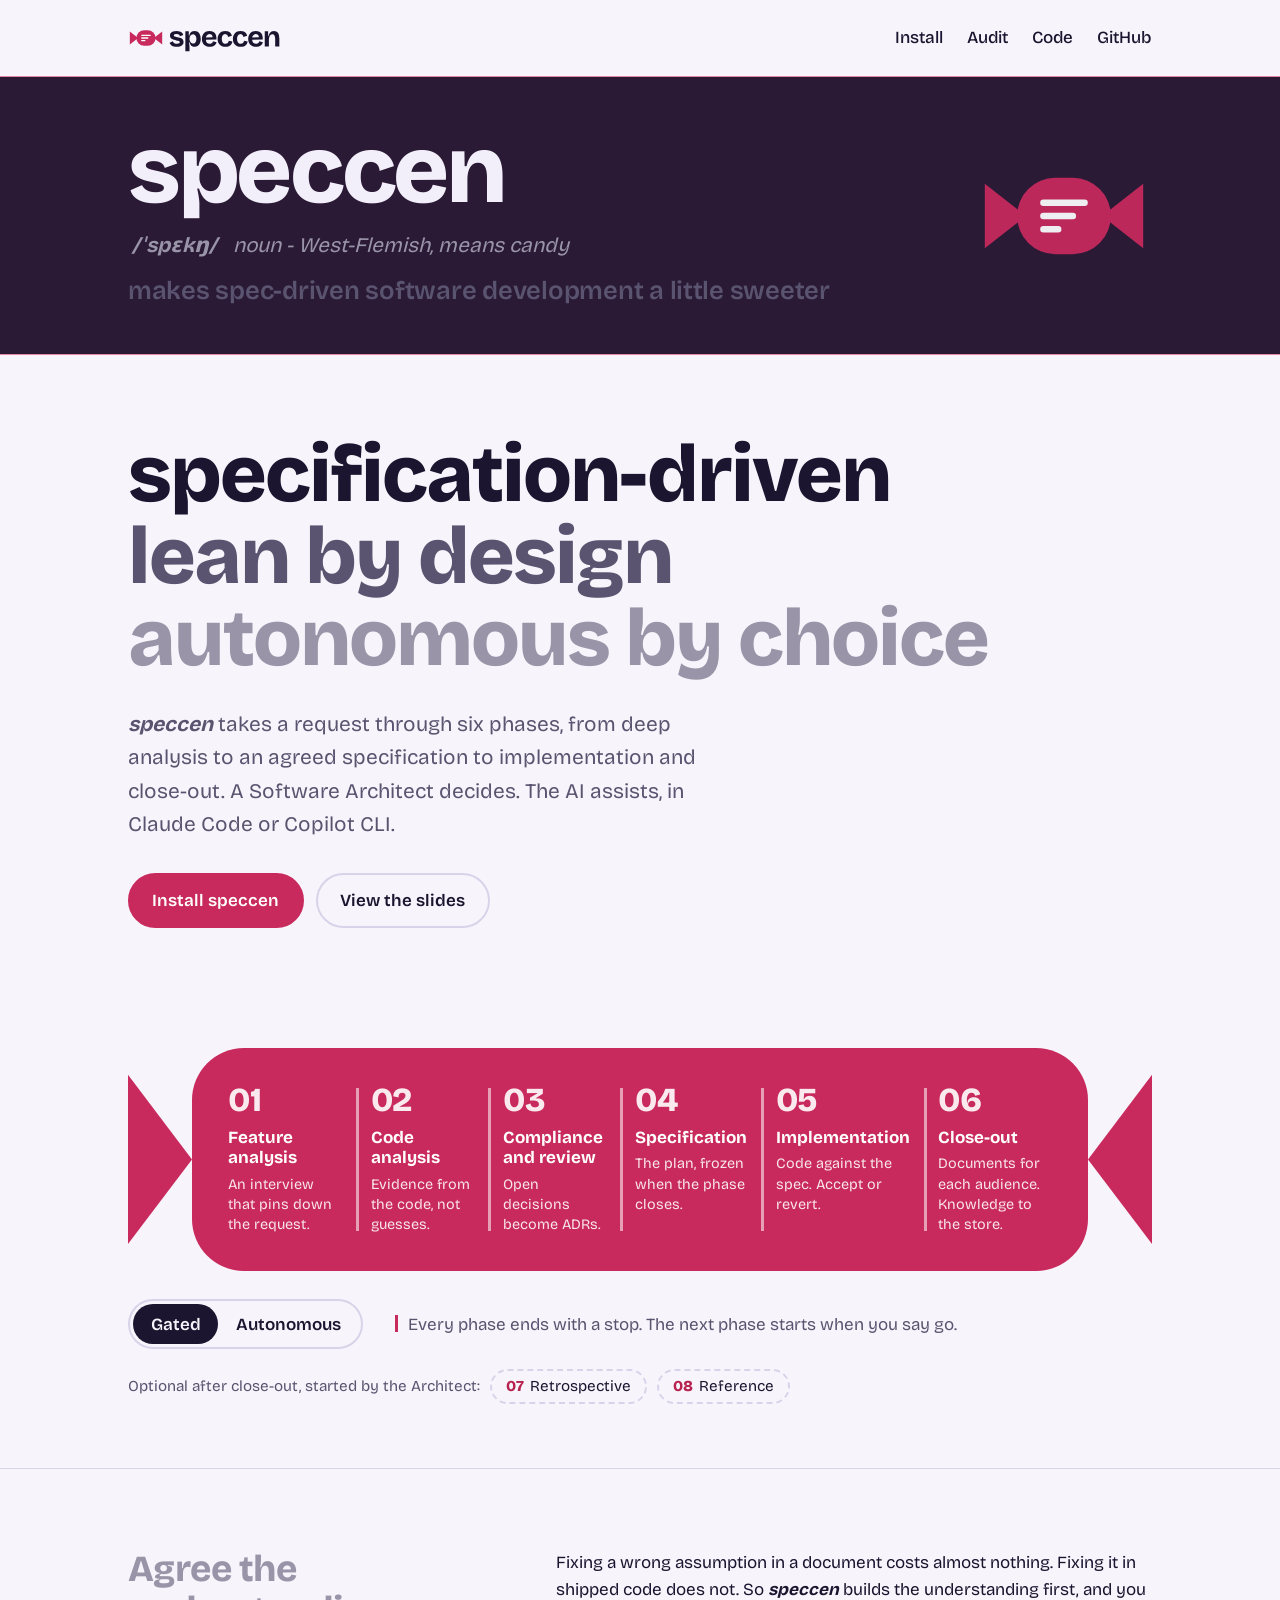
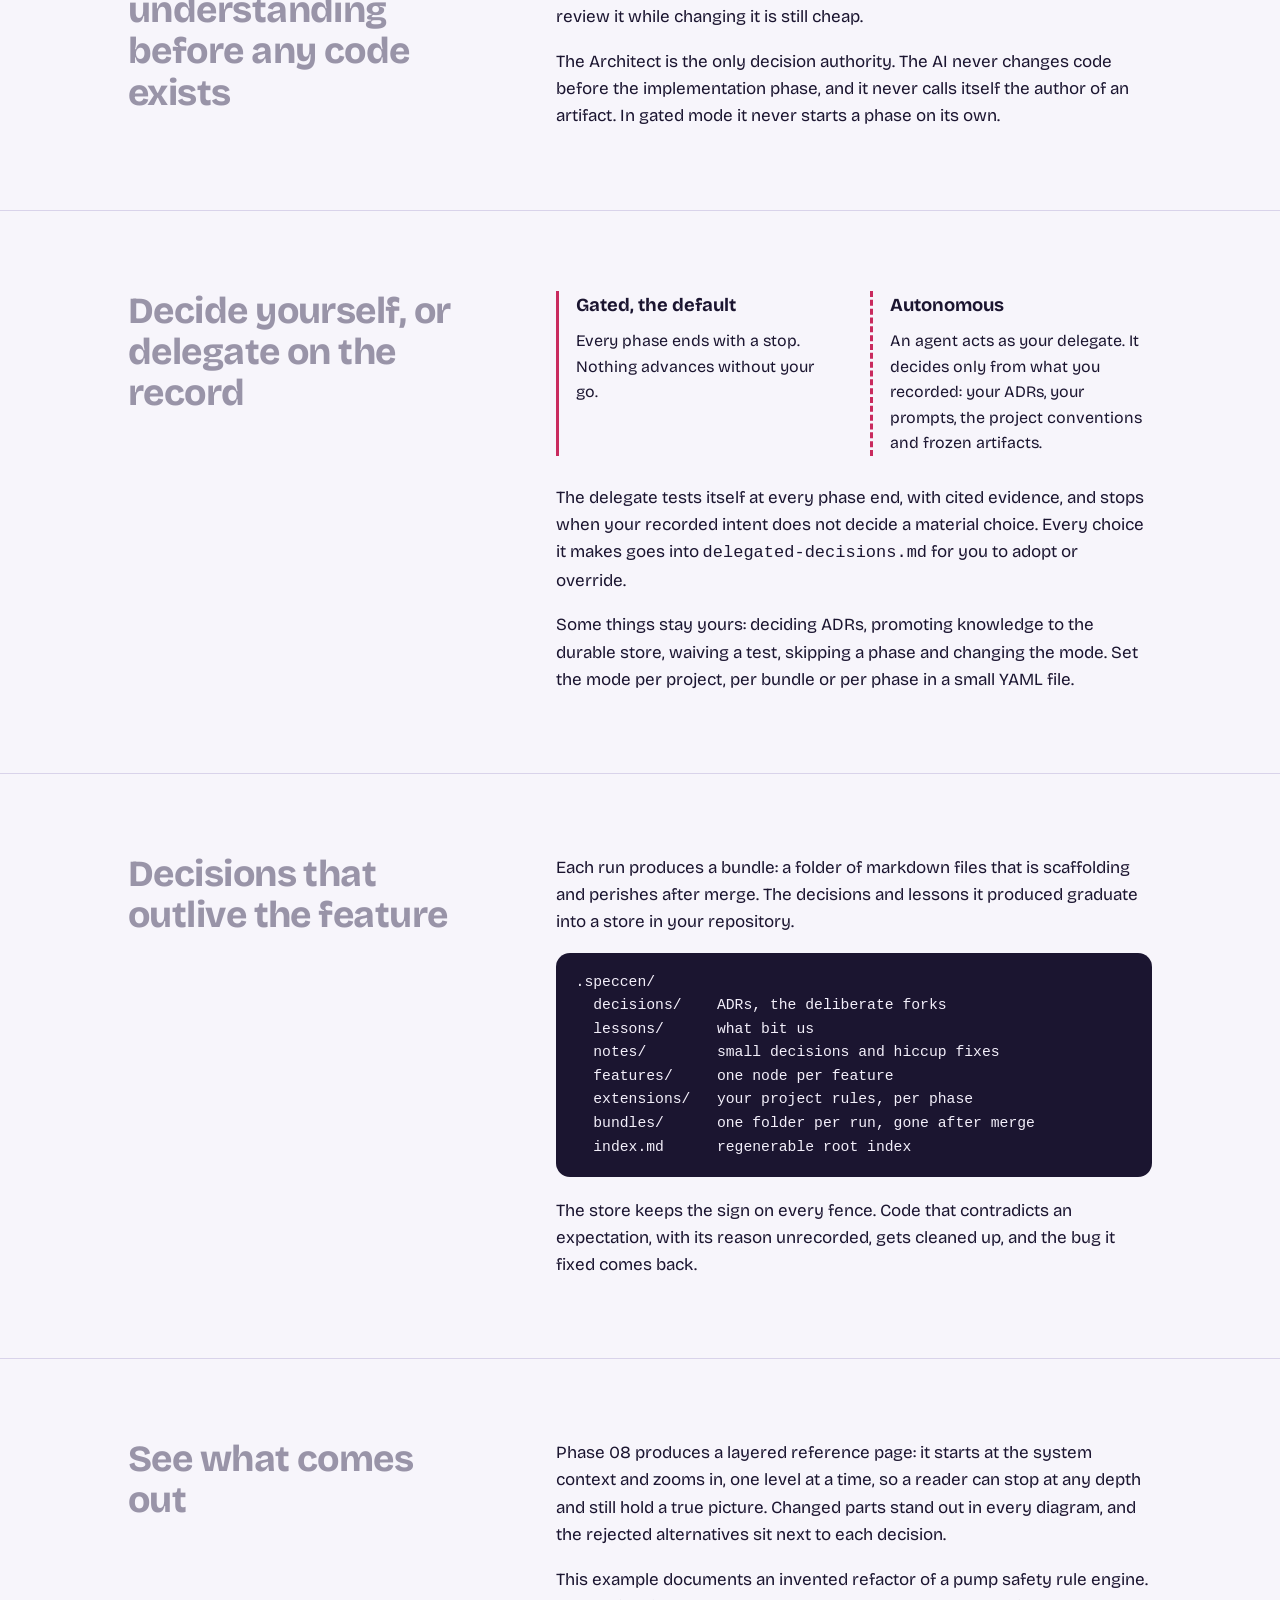
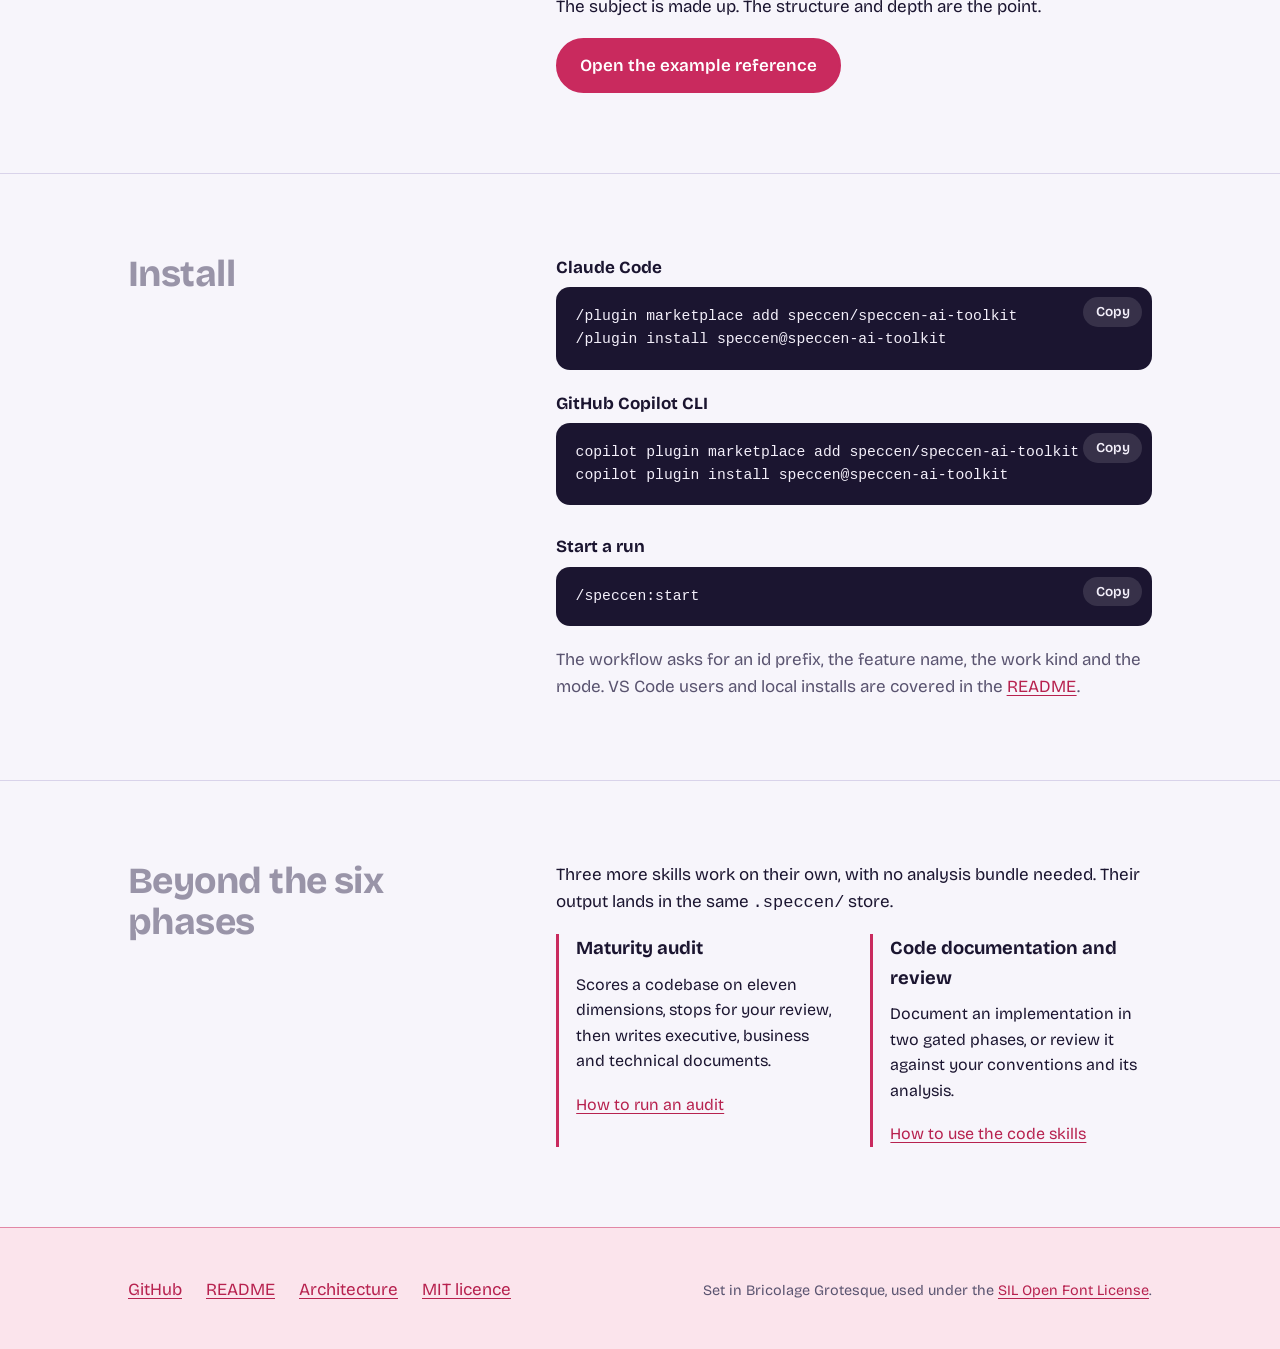
<file: index.html>
<!doctype html>
<html lang="en">
<head>
<meta charset="utf-8">
<meta name="viewport" content="width=device-width, initial-scale=1">
<title>speccen: specification-driven development with a Software Architect in charge</title>
<meta name="description" content="speccen takes a request through six phases, from analysis to an agreed specification to implementation. A Software Architect decides, the AI assists. Runs in Claude Code and Copilot CLI.">
<meta name="theme-color" content="#C92A5E">
<link rel="canonical" href="https://speccen.dev/">
<link rel="icon" href="favicon.svg" type="image/svg+xml">
<meta property="og:type" content="website">
<meta property="og:title" content="speccen">
<meta property="og:description" content="Specification-driven. Lean by design. Autonomous by choice.">
<meta property="og:url" content="https://speccen.dev/">
<meta property="og:site_name" content="speccen">
<meta property="og:image" content="https://speccen.dev/assets/og-image.png">
<meta property="og:image:width" content="1200">
<meta property="og:image:height" content="630">
<meta property="og:image:alt" content="speccen. Specification-driven. Lean by design. Autonomous by choice.">
<meta name="twitter:card" content="summary_large_image">
<meta name="twitter:title" content="speccen">
<meta name="twitter:description" content="Specification-driven. Lean by design. Autonomous by choice.">
<meta name="twitter:image" content="https://speccen.dev/assets/og-image.png">
<meta name="twitter:image:alt" content="speccen. Specification-driven. Lean by design. Autonomous by choice.">
<link rel="apple-touch-icon" href="assets/app-icon-512.png">
<script type="application/ld+json">
{
  "@context": "https://schema.org",
  "@graph": [
    {
      "@type": "WebSite",
      "@id": "https://speccen.dev/#website",
      "url": "https://speccen.dev/",
      "name": "speccen",
      "inLanguage": "en"
    },
    {
      "@type": "SoftwareApplication",
      "@id": "https://speccen.dev/#software",
      "name": "speccen",
      "alternateName": "speccen-ai-toolkit",
      "url": "https://speccen.dev/",
      "description": "A specification-driven workflow for AI-assisted software development. A Software Architect decides, the AI assists. Runs in Claude Code and GitHub Copilot CLI.",
      "applicationCategory": "DeveloperApplication",
      "operatingSystem": "Any",
      "license": "https://opensource.org/license/mit",
      "codeRepository": "https://github.com/speccen/speccen-ai-toolkit",
      "image": "https://speccen.dev/assets/og-image.png",
      "offers": { "@type": "Offer", "price": "0", "priceCurrency": "EUR" }
    }
  ]
}
</script>
<link rel="preload" href="assets/fonts/bricolage-grotesque-latin-wght-normal.woff2" as="font" type="font/woff2" crossorigin>
<style>
@font-face {
  font-family: "Bricolage Grotesque";
  src: url("assets/fonts/bricolage-grotesque-latin-wght-normal.woff2") format("woff2");
  font-weight: 200 800;
  font-style: normal;
  font-display: swap;
}

:root {
  --rasp: #C92A5E;
  --rasp-text: #B7224F;
  --ink: #1B1530;
  --muted: #5A5470;
  --paper: #F7F5FB;
  --tint: #ECE8F6;
  --line: #D9D3EA;
  --code-bg: #1B1530;
  --code-fg: #F3EFFA;
  --wash: #FBE4EC;
  --edge: color-mix(in srgb, var(--rasp) 50%, var(--wash));
  --font: "Bricolage Grotesque", system-ui, -apple-system, "Segoe UI", Roboto, sans-serif;
  --mono: ui-monospace, "SF Mono", Menlo, Consolas, monospace;
  --pad: clamp(1.25rem, 5vw, 3rem);
  color-scheme: light dark;
}
@media (prefers-color-scheme: dark) {
  :root {
    --rasp-text: #F27AA0;
    --ink: #F3EFFA;
    --muted: #B4ADCB;
    --paper: #17112B;
    --tint: #221B3D;
    --line: #352D55;
    --code-bg: #0F0B1F;
    --wash: #2C1733;
  }
}

*, *::before, *::after { box-sizing: border-box; }
html { -webkit-text-size-adjust: 100%; scroll-behavior: smooth; scroll-padding-top: 5rem; }
body {
  margin: 0;
  background: var(--paper);
  color: var(--ink);
  font-family: var(--font);
  font-size: 1.0625rem;
  line-height: 1.6;
}
a { color: var(--rasp-text); text-underline-offset: 0.2em; }
a:hover { text-decoration-thickness: 2px; }
:focus-visible { outline: 3px solid var(--rasp); outline-offset: 3px; border-radius: 4px; }
.skip { position: absolute; left: -999px; top: 0; background: var(--ink); color: var(--paper); padding: .6rem 1rem; z-index: 10; }
.skip:focus { left: 0; }

.container { max-width: 70rem; margin-inline: auto; padding-inline: var(--pad); }

/* branding */
span.brand { font-weight: 700; font-style: italic; }

/* header */
.topbar { position: sticky; top: 0; z-index: 5; background: color-mix(in srgb, var(--paper) 70%, transparent); -webkit-backdrop-filter: blur(12px); backdrop-filter: blur(12px); border-bottom: 1px solid var(--edge); }
.top { display: flex; align-items: center; justify-content: space-between; padding-block: 1.25rem; }
.top .logo { display: block; height: 2.25rem; width: auto; color: var(--ink); }
.top nav { display: flex; gap: 1.5rem; font-weight: 500; }
.top nav a { color: var(--ink); text-decoration: none; }
.top nav a:hover { color: var(--rasp-text); text-decoration: underline; }

/* hero */
.hero { padding-block: clamp(2.5rem, 7vw, 5rem) clamp(2rem, 5vw, 3.5rem); }
.hero h1 {
  margin: 0;
  font-size: clamp(1.9rem, 7.4vw, 5rem);
  font-weight: 800;
  line-height: 1.02;
  letter-spacing: -0.025em;
}
.hero h1 span { display: block; }
.hero h1 span:nth-child(2) { color: var(--muted); }
.hero h1 span:nth-child(3) { color: color-mix(in srgb, var(--muted) 60%, var(--paper)); }
.hero .lead { max-width: 38rem; margin: 1.75rem 0 0; font-size: clamp(1.1rem, 2.2vw, 1.3rem); color: var(--muted); }
.actions { display: flex; flex-wrap: wrap; gap: .75rem; margin-top: 2rem; }
.btn {
  display: inline-block; padding: .75rem 1.4rem; border-radius: 999px;
  font: inherit; font-weight: 600; text-decoration: none; cursor: pointer;
  border: 2px solid var(--rasp);
}
.btn-primary { background: var(--rasp); color: #fff; }
.btn-primary:hover { background: #A81F4C; border-color: #A81F4C; }
.btn-quiet { background: transparent; color: var(--ink); border-color: var(--line); }
.btn-quiet:hover { border-color: var(--rasp); }

/* the wrapped flow */
.flow-section { padding-block: clamp(2.5rem, 6vw, 4rem); }
.wrapper { display: flex; align-items: stretch; }
.twist { flex: 0 0 clamp(2.5rem, 5vw, 4.25rem); background: var(--rasp); align-self: stretch; }
.twist.left  { clip-path: polygon(100% 50%, 0 12%, 0 88%); transform-origin: 100% 50%; }
.twist.right { clip-path: polygon(0 50%, 100% 12%, 100% 88%); transform-origin: 0 50%; }
.candy {
  flex: 1; margin: 0; padding: clamp(1.5rem, 3vw, 2.25rem) clamp(1.25rem, 2.5vw, 2.25rem);
  list-style: none; background: var(--rasp); color: #fff;
  border-radius: 3.25rem;
  display: grid; grid-template-columns: repeat(6, 1fr); column-gap: 0;
}
.phase { position: relative; padding: 0 .9rem; }
.phase + .phase::before {
  content: ""; position: absolute; left: 0; top: .25rem; bottom: .25rem; width: 0;
  border-left: 3px solid rgba(255,255,255,.55);
  transition: border-color .25s, border-left-style .25s;
}
.phase:first-child { padding-left: .25rem; }
.phase:last-child { padding-right: .25rem; }
.num { display: block; font-size: 2.1rem; font-weight: 800; line-height: 1; letter-spacing: -0.03em; opacity: .9; }
.name { display: block; margin-top: .6rem; font-weight: 700; line-height: 1.2; }
.what { display: block; margin-top: .4rem; font-size: .9rem; line-height: 1.4; color: rgba(255,255,255,.88); }

.flow[data-mode="autonomous"] .phase + .phase::before { border-left-style: dashed; border-left-color: #fff; }

.flow-controls { display: flex; flex-wrap: wrap; align-items: center; gap: 1rem 2rem; margin-top: 1.75rem; }
.modes { display: none; border: 2px solid var(--line); border-radius: 999px; padding: 3px; }
.js .modes { display: inline-flex; }
.modes button {
  font: inherit; font-weight: 600; color: var(--ink); background: transparent;
  border: 0; border-radius: 999px; padding: .4rem 1.1rem; cursor: pointer;
}
.modes button[aria-pressed="true"] { background: var(--ink); color: var(--paper); }
.caption { margin: 0; flex: 1 1 22rem; max-width: 40rem; color: var(--muted); }
.caption .swatch { display: inline-block; width: 0; height: 1em; margin-right: .6rem; vertical-align: -0.15em; border-left: 3px solid var(--rasp); }
.flow[data-mode="autonomous"] .caption .swatch { border-left-style: dashed; }
.optional { display: flex; flex-wrap: wrap; align-items: center; gap: .6rem; margin-top: 1.25rem; color: var(--muted); font-size: .95rem; }
.optional li { list-style: none; border: 2px dashed var(--line); border-radius: 999px; padding: .2rem .9rem; color: var(--ink); }
.optional li b { font-weight: 800; margin-right: .35rem; color: var(--rasp-text); }
.optional ul { display: contents; margin: 0; padding: 0; }

@media (prefers-reduced-motion: no-preference) {
  .twist.left, .twist.right { animation: tighten .9s cubic-bezier(.2,.8,.2,1) both; }
  @keyframes tighten { from { transform: scaleY(1.35) scaleX(.6); } to { transform: none; } }
}

/* content sections */
.section { padding-block: clamp(2.5rem, 7vw, 5rem); border-top: 1px solid var(--line); }
.split { display: grid; gap: 1.5rem clamp(2rem, 6vw, 5rem); grid-template-columns: 1fr; }
@media (min-width: 56rem) { .split { grid-template-columns: minmax(0, 1fr) minmax(0, 1.7fr); } }
.split > *, .installs > *, .twocol > * { min-width: 0; }
.section h2 { margin: 0; font-size: clamp(1.6rem, 3.6vw, 2.3rem); font-weight: 750; line-height: 1.12; letter-spacing: -0.015em; color: color-mix(in srgb, var(--muted) 60%, var(--paper)); }
.section p { margin: 0 0 1.1rem; max-width: 40rem; }
.section p:last-child { margin-bottom: 0; }
.muted { color: var(--muted); }

.twocol { display: grid; gap: 2rem; grid-template-columns: minmax(0, 1fr); }
@media (min-width: 40rem) { .twocol { grid-template-columns: minmax(0, 1fr) minmax(0, 1fr); } }
.twocol > div { border-left: 3px solid var(--rasp); padding-left: 1.1rem; }
.twocol > div.dashed { border-left-style: dashed; }
.twocol h3 { margin: 0 0 .5rem; font-size: 1.15rem; font-weight: 700; }
.twocol p { font-size: 1rem; }

/* code */
.code { position: relative; margin: 0 0 1.25rem; background: var(--code-bg); color: var(--code-fg); border-radius: 14px; }
.code pre { margin: 0; padding: 1.1rem 1.25rem; overflow-x: auto; font: .92rem/1.6 var(--mono); }
.code.has-copy pre { padding-right: 5.5rem; }
.copy {
  position: absolute; top: .6rem; right: .6rem; font: inherit; font-size: .85rem; font-weight: 600;
  color: var(--code-fg); background: rgba(255,255,255,.12); border: 0; border-radius: 999px; padding: .25rem .8rem; cursor: pointer;
}
.copy:hover { background: rgba(255,255,255,.22); }
.section p.label { margin: 0 0 .4rem; font-weight: 700; }
.installs { display: grid; gap: 0 1.5rem; grid-template-columns: minmax(0, 1fr); }

/* footer */

/* the dictionary entry, as a closing hero */
.word { --word-bg: #2A1A35; --word-fg: #F3EFFA; --word-muted: #B4ADCB; background: var(--word-bg); color: var(--word-fg); padding-block: clamp(2rem, 5vw, 3rem); overflow: hidden; border-bottom: 1px solid var(--edge); }
.word .container { display: grid; align-items: center; gap: 2.5rem clamp(2rem, 6vw, 5rem); grid-template-columns: minmax(0, 1fr); }
@media (min-width: 52rem) { .word .container { grid-template-columns: minmax(0, 1fr) auto; } }
.entry { margin: 0; }
.entry dt { display: flex; flex-wrap: wrap; align-items: baseline; gap: .25rem 1.25rem; }
.entry .head { font-size: clamp(3rem, 9vw, 6rem); font-weight: 800; line-height: .95; letter-spacing: -0.035em; }
.entry .say { font-size: inherit; font-weight: 700; font-style: italic; padding-left: .25rem; padding-right: 1rem; }
.entry dd { margin: 1rem 0 0; max-width: none; font-size: clamp(1.15rem, 2.4vw, 1.6rem); font-weight: 600; color: var(--muted); line-height: 1.2; letter-spacing: -0.01em; }
.entry dd.kind { margin: .9rem 0 0; max-width: none; font-size: clamp(1.05rem, 2vw, 1.3rem); font-style: italic; font-weight: 400; letter-spacing: 0; line-height: 1.4; color: color-mix(in srgb, var(--muted) 60%, var(--paper)); }
.entry dd em { font-style: normal; font-weight: 800; }
.word .sweet { width: clamp(6rem, 14vw, 11rem); height: auto; display: block; opacity: .92; }
@media (max-width: 51.99rem) { .word .sweet { width: 6.5rem; order: -1; } }

footer { padding-block: 3rem; background: var(--wash); border-top: 1px solid var(--edge); }
footer .container { display: flex; flex-wrap: wrap; align-items: baseline; justify-content: space-between; gap: .5rem 1.5rem; }
.foot-links { display: flex; flex-wrap: wrap; gap: .5rem 1.5rem; margin: 0; padding: 0; list-style: none; }
.small { font-size: .9rem; color: var(--muted); }
.small p { margin: 0; max-width: none; }

/* narrow screens: the wrapper turns upright */
@media (max-width: 62rem) {
  .wrapper { flex-direction: column; }
  .twist { flex: 0 0 2.25rem; align-self: center; width: 70%; }
  .twist.left  { clip-path: polygon(50% 100%, 0 0, 100% 0); transform-origin: 50% 100%; }
  .twist.right { clip-path: polygon(50% 0, 0 100%, 100% 100%); transform-origin: 50% 0; }
  .candy { grid-template-columns: 1fr; border-radius: 2rem; row-gap: 1.6rem; padding: 1.6rem 1.5rem; }
  .phase { padding: 0; }
  .phase:first-child, .phase:last-child { padding: 0; }
  .phase + .phase::before { left: 0; right: 0; top: -.8rem; bottom: auto; width: auto; height: 0; border-left: 0; border-top: 3px solid rgba(255,255,255,.55); }
  .flow[data-mode="autonomous"] .phase + .phase::before { border-top-style: dashed; border-top-color: #fff; border-left: 0; }
  .num { font-size: 1.7rem; }
}
</style>
</head>
<body>
<a class="skip" href="#main">Skip to content</a>

<div class="topbar">
<div class="container">
  <header class="top">
    <a href="./" aria-label="speccen, home"><svg xmlns="http://www.w3.org/2000/svg" viewBox="0 0 518 120" class="logo" aria-hidden="true" focusable="false"><g transform="translate(0 0) scale(1)"><path d="M34 60 L6 38 V82 Z" fill="#C92A5E"/><path d="M86 60 L114 38 V82 Z" fill="#C92A5E"/><rect x="28" y="34" width="64" height="52" rx="26" fill="#C92A5E"/><path d="M46 51 H74 M46 60 H66 M46 69 H56" stroke="#FFFFFF" stroke-width="4.5" stroke-linecap="round" fill="none"/></g><path transform="translate(136 88.0)" d="M26.50 1.34Q21.41 1.34 17.28 0.38Q13.15 -0.58 10.18 -2.40Q7.20 -4.22 5.38 -6.77Q3.55 -9.31 2.98 -12.48L13.54 -16.80Q13.92 -14.69 15.65 -12.86Q17.38 -11.04 20.30 -9.94Q23.23 -8.83 27.36 -8.83Q31.78 -8.83 34.18 -10.13Q36.58 -11.42 36.58 -13.82Q36.58 -15.65 35.23 -16.70Q33.89 -17.76 31.30 -18.53Q28.70 -19.30 25.06 -19.97Q21.50 -20.83 17.81 -21.79Q14.11 -22.75 10.99 -24.48Q7.87 -26.21 5.90 -29.04Q3.94 -31.87 3.94 -36.29Q3.94 -40.90 6.43 -44.35Q8.93 -47.81 13.73 -49.78Q18.53 -51.74 25.44 -51.74Q31.68 -51.74 36.38 -50.06Q41.09 -48.38 44.11 -45.26Q47.14 -42.14 48.19 -37.82L36.96 -34.08Q36.58 -36.38 35.09 -38.11Q33.60 -39.84 31.15 -40.70Q28.70 -41.57 25.44 -41.57Q21.31 -41.57 19.06 -40.22Q16.80 -38.88 16.80 -36.67Q16.80 -34.85 18.29 -33.70Q19.78 -32.54 22.46 -31.82Q25.15 -31.10 28.80 -30.34Q32.64 -29.57 36.29 -28.56Q39.94 -27.55 42.86 -25.92Q45.79 -24.29 47.52 -21.60Q49.25 -18.91 49.25 -14.69Q49.25 -9.70 46.56 -6.10Q43.87 -2.50 38.78 -0.58Q33.70 1.34 26.50 1.34Z M55.20 16.13V-50.40H66.62L66.72 -36.38L68.45 -36.29Q69.31 -41.38 71.47 -44.83Q73.63 -48.29 77.09 -50.02Q80.54 -51.74 85.06 -51.74Q91.78 -51.74 96.58 -48.43Q101.38 -45.12 103.92 -39.12Q106.46 -33.12 106.46 -24.96Q106.46 -17.38 104.16 -11.47Q101.86 -5.57 97.30 -2.11Q92.74 1.34 85.92 1.34Q81.12 1.34 77.81 -0.48Q74.50 -2.30 72.34 -5.62Q70.18 -8.93 68.74 -13.54H66.91Q67.49 -10.94 67.97 -8.26Q68.45 -5.57 68.74 -3.02Q69.02 -0.48 69.02 1.92V16.13ZM81.12 -9.70Q84.58 -9.70 86.98 -11.62Q89.38 -13.54 90.67 -16.99Q91.97 -20.45 91.97 -24.86Q91.97 -29.66 90.62 -33.07Q89.28 -36.48 86.78 -38.40Q84.29 -40.32 80.83 -40.32Q77.76 -40.32 75.55 -38.98Q73.34 -37.63 71.86 -35.42Q70.37 -33.22 69.70 -30.67Q69.02 -28.13 69.02 -25.82V-24.00Q69.02 -22.18 69.50 -20.21Q69.98 -18.24 71.04 -16.37Q72.10 -14.50 73.54 -13.01Q74.98 -11.52 76.90 -10.61Q78.82 -9.70 81.12 -9.70Z M136.51 1.34Q130.27 1.34 125.42 -0.38Q120.58 -2.11 117.22 -5.38Q113.86 -8.64 112.08 -13.44Q110.30 -18.24 110.30 -24.29Q110.30 -30.24 111.98 -35.28Q113.66 -40.32 116.93 -44.02Q120.19 -47.71 124.90 -49.73Q129.60 -51.74 135.55 -51.74Q141.31 -51.74 145.82 -49.87Q150.34 -48.00 153.36 -44.26Q156.38 -40.51 157.78 -35.09Q159.17 -29.66 158.78 -22.66L123.55 -22.27Q123.94 -15.84 127.10 -12.58Q130.66 -8.74 136.51 -8.74Q139.20 -8.74 141.07 -9.46Q142.94 -10.18 144.14 -11.33Q145.34 -12.48 146.06 -13.92Q146.78 -15.36 147.26 -16.80L159.26 -14.21Q158.40 -10.66 156.72 -7.82Q155.04 -4.99 152.26 -2.93Q149.47 -0.86 145.58 0.24Q141.70 1.34 136.51 1.34ZM123.94 -29.86 146.11 -30.14Q146.02 -32.74 145.25 -34.66Q143.90 -37.92 141.36 -39.46Q138.82 -40.99 135.74 -40.99Q132.10 -40.99 129.31 -39.07Q126.53 -37.15 124.99 -33.50Q124.32 -31.78 123.94 -29.86Z M188.83 1.34Q182.30 1.34 177.41 -0.58Q172.51 -2.50 169.25 -5.95Q165.98 -9.41 164.35 -14.16Q162.72 -18.91 162.72 -24.58Q162.72 -30.53 164.40 -35.47Q166.08 -40.42 169.34 -44.06Q172.61 -47.71 177.41 -49.73Q182.21 -51.74 188.35 -51.74Q194.50 -51.74 199.06 -49.73Q203.62 -47.71 206.45 -44.11Q209.28 -40.51 210.34 -35.62L197.57 -31.49Q197.28 -34.46 195.98 -36.62Q194.69 -38.78 192.53 -39.89Q190.37 -40.99 187.68 -40.99Q184.90 -40.99 182.88 -39.89Q180.86 -38.78 179.47 -36.72Q178.08 -34.66 177.36 -31.73Q176.64 -28.80 176.64 -25.15Q176.64 -19.97 178.03 -16.37Q179.42 -12.77 182.16 -10.90Q184.90 -9.02 188.93 -9.02Q192.77 -9.02 195.07 -10.51Q197.38 -12.00 198.48 -14.35Q199.58 -16.70 199.87 -19.20L211.97 -16.51Q211.49 -12.77 209.90 -9.50Q208.32 -6.24 205.44 -3.84Q202.56 -1.44 198.48 -0.05Q194.40 1.34 188.83 1.34Z M239.81 1.34Q233.28 1.34 228.38 -0.58Q223.49 -2.50 220.22 -5.95Q216.96 -9.41 215.33 -14.16Q213.70 -18.91 213.70 -24.58Q213.70 -30.53 215.38 -35.47Q217.06 -40.42 220.32 -44.06Q223.58 -47.71 228.38 -49.73Q233.18 -51.74 239.33 -51.74Q245.47 -51.74 250.03 -49.73Q254.59 -47.71 257.42 -44.11Q260.26 -40.51 261.31 -35.62L248.54 -31.49Q248.26 -34.46 246.96 -36.62Q245.66 -38.78 243.50 -39.89Q241.34 -40.99 238.66 -40.99Q235.87 -40.99 233.86 -39.89Q231.84 -38.78 230.45 -36.72Q229.06 -34.66 228.34 -31.73Q227.62 -28.80 227.62 -25.15Q227.62 -19.97 229.01 -16.37Q230.40 -12.77 233.14 -10.90Q235.87 -9.02 239.90 -9.02Q243.74 -9.02 246.05 -10.51Q248.35 -12.00 249.46 -14.35Q250.56 -16.70 250.85 -19.20L262.94 -16.51Q262.46 -12.77 260.88 -9.50Q259.30 -6.24 256.42 -3.84Q253.54 -1.44 249.46 -0.05Q245.38 1.34 239.81 1.34Z M290.88 1.34Q284.64 1.34 279.79 -0.38Q274.94 -2.11 271.58 -5.38Q268.22 -8.64 266.45 -13.44Q264.67 -18.24 264.67 -24.29Q264.67 -30.24 266.35 -35.28Q268.03 -40.32 271.30 -44.02Q274.56 -47.71 279.26 -49.73Q283.97 -51.74 289.92 -51.74Q295.68 -51.74 300.19 -49.87Q304.70 -48.00 307.73 -44.26Q310.75 -40.51 312.14 -35.09Q313.54 -29.66 313.15 -22.66L277.92 -22.27Q278.30 -15.84 281.47 -12.58Q285.02 -8.74 290.88 -8.74Q293.57 -8.74 295.44 -9.46Q297.31 -10.18 298.51 -11.33Q299.71 -12.48 300.43 -13.92Q301.15 -15.36 301.63 -16.80L313.63 -14.21Q312.77 -10.66 311.09 -7.82Q309.41 -4.99 306.62 -2.93Q303.84 -0.86 299.95 0.24Q296.06 1.34 290.88 1.34ZM278.30 -29.86 300.48 -30.14Q300.38 -32.74 299.62 -34.66Q298.27 -37.92 295.73 -39.46Q293.18 -40.99 290.11 -40.99Q286.46 -40.99 283.68 -39.07Q280.90 -37.15 279.36 -33.50Q278.69 -31.78 278.30 -29.86Z M319.87 0.00V-50.40H331.20L331.10 -35.33H333.02Q334.27 -40.80 336.58 -44.45Q338.88 -48.10 342.38 -49.92Q345.89 -51.74 350.69 -51.74Q359.42 -51.74 363.98 -45.60Q368.54 -39.46 368.54 -26.30V0.00H354.62V-24.77Q354.62 -32.83 352.27 -36.53Q349.92 -40.22 345.41 -40.22Q341.57 -40.22 338.98 -37.82Q336.38 -35.42 335.09 -31.54Q333.79 -27.65 333.70 -22.85V0.00Z" fill="currentColor"/></svg>
</a>
    <nav aria-label="Primary">
      <a href="#install">Install</a>
      <a href="audit.html">Audit</a>
      <a href="code.html">Code</a>
      <a href="https://github.com/speccen/speccen-ai-toolkit">GitHub</a>
    </nav>
  </header>
</div>
</div>

<main id="main">
  <section class="word" aria-labelledby="word-title">
    <div class="container">
      <dl class="entry">
        <dt id="word-title"><span class="head">speccen</span></dt>
        <dd class="kind"><span class="say">/ˈspɛkŋ/</span>noun - West-Flemish, means candy</dd>
        <dd>makes spec-driven software development a little sweeter</dd>
      </dl>
      <svg class="sweet" viewBox="0 0 120 120" aria-hidden="true" focusable="false"><path d="M34 60 L6 38 V82 Z" fill="#C92A5E"/><path d="M86 60 L114 38 V82 Z" fill="#C92A5E"/><rect x="28" y="34" width="64" height="52" rx="26" fill="#C92A5E"/><path d="M46 51 H74 M46 60 H66 M46 69 H56" stroke="#fff" stroke-width="4.5" stroke-linecap="round" fill="none"/></svg>
    </div>
  </section>

  <section class="hero container">
    <h1>
      <span>specification-driven</span>
      <span>lean by design</span>
      <span>autonomous by choice</span>
    </h1>
    <p class="lead"><span class="brand">speccen</span> takes a request through six phases, from deep analysis to an agreed specification to implementation and close-out. A Software Architect decides. The AI assists, in Claude Code or Copilot CLI.</p>
    <div class="actions">
      <a class="btn btn-primary" href="#install">Install speccen</a>
      <a class="btn btn-quiet" href="slides.html">View the slides</a>
    </div>
  </section>

  <section class="flow-section container" aria-labelledby="flow-title">
    <h2 id="flow-title" style="position:absolute;left:-999px">The speccen workflow</h2>
    <div class="flow" id="flow" data-mode="gated">
      <div class="wrapper">
        <div class="twist left" aria-hidden="true"></div>
        <ol class="candy">
          <li class="phase"><span class="num">01</span><span class="name">Feature analysis</span><span class="what">An interview that pins down the request.</span></li>
          <li class="phase"><span class="num">02</span><span class="name">Code analysis</span><span class="what">Evidence from the code, not guesses.</span></li>
          <li class="phase"><span class="num">03</span><span class="name">Compliance and review</span><span class="what">Open decisions become ADRs.</span></li>
          <li class="phase"><span class="num">04</span><span class="name">Specification</span><span class="what">The plan, frozen when the phase closes.</span></li>
          <li class="phase"><span class="num">05</span><span class="name">Implementation</span><span class="what">Code against the spec. Accept or revert.</span></li>
          <li class="phase"><span class="num">06</span><span class="name">Close-out</span><span class="what">Documents for each audience. Knowledge to the store.</span></li>
        </ol>
        <div class="twist right" aria-hidden="true"></div>
      </div>

      <div class="flow-controls">
        <div class="modes" role="group" aria-label="Run mode">
          <button type="button" data-set="gated" aria-pressed="true">Gated</button>
          <button type="button" data-set="autonomous" aria-pressed="false">Autonomous</button>
        </div>
        <p class="caption" id="caption" aria-live="polite"><span class="swatch" aria-hidden="true"></span><span id="caption-text">Every phase ends with a stop. The next phase starts when you say go.</span></p>
      </div>

      <div class="optional">
        <span>Optional after close-out, started by the Architect:</span>
        <ul>
          <li><b>07</b>Retrospective</li>
          <li><b>08</b>Reference</li>
        </ul>
      </div>
    </div>
  </section>

  <section class="section">
    <div class="container split">
      <h2>Agree the understanding before any code exists</h2>
      <div>
        <p>Fixing a wrong assumption in a document costs almost nothing. Fixing it in shipped code does not. So <span class="brand">speccen</span> builds the understanding first, and you review it while changing it is still cheap.</p>
        <p>The Architect is the only decision authority. The AI never changes code before the implementation phase, and it never calls itself the author of an artifact. In gated mode it never starts a phase on its own.</p>
      </div>
    </div>
  </section>

  <section class="section">
    <div class="container split">
      <h2>Decide yourself, or delegate on the record</h2>
      <div>
        <div class="twocol">
          <div>
            <h3>Gated, the default</h3>
            <p>Every phase ends with a stop. Nothing advances without your go.</p>
          </div>
          <div class="dashed">
            <h3>Autonomous</h3>
            <p>An agent acts as your delegate. It decides only from what you recorded: your ADRs, your prompts, the project conventions and frozen artifacts.</p>
          </div>
        </div>
        <p style="margin-top:1.75rem">The delegate tests itself at every phase end, with cited evidence, and stops when your recorded intent does not decide a material choice. Every choice it makes goes into <code>delegated-decisions.md</code> for you to adopt or override.</p>
        <p>Some things stay yours: deciding ADRs, promoting knowledge to the durable store, waiving a test, skipping a phase and changing the mode. Set the mode per project, per bundle or per phase in a small YAML file.</p>
      </div>
    </div>
  </section>

  <section class="section">
    <div class="container split">
      <h2>Decisions that outlive the feature</h2>
      <div>
        <p>Each run produces a bundle: a folder of markdown files that is scaffolding and perishes after merge. The decisions and lessons it produced graduate into a store in your repository.</p>
        <div class="code"><pre><code>.speccen/
  decisions/    ADRs, the deliberate forks
  lessons/      what bit us
  notes/        small decisions and hiccup fixes
  features/     one node per feature
  extensions/   your project rules, per phase
  bundles/      one folder per run, gone after merge
  index.md      regenerable root index</code></pre></div>
        <p>The store keeps the sign on every fence. Code that contradicts an expectation, with its reason unrecorded, gets cleaned up, and the bug it fixed comes back.</p>
      </div>
    </div>
  </section>

  <section class="section">
    <div class="container split">
      <h2>See what comes out</h2>
      <div>
        <p>Phase 08 produces a layered reference page: it starts at the system context and zooms in, one level at a time, so a reader can stop at any depth and still hold a true picture. Changed parts stand out in every diagram, and the rejected alternatives sit next to each decision.</p>
        <p>This example documents an invented refactor of a pump safety rule engine. The subject is made up. The structure and depth are the point.</p>
        <p><a class="btn btn-primary" href="examples/pump-safety-rules-refactor.html">Open the example reference</a></p>
      </div>
    </div>
  </section>

  <section class="section" id="install">
    <div class="container split">
      <h2>Install</h2>
      <div>
        <div class="installs">
          <div>
            <p class="label">Claude Code</p>
            <div class="code has-copy"><pre><code>/plugin marketplace add speccen/speccen-ai-toolkit
/plugin install speccen@speccen-ai-toolkit</code></pre></div>
          </div>
          <div>
            <p class="label">GitHub Copilot CLI</p>
            <div class="code has-copy"><pre><code>copilot plugin marketplace add speccen/speccen-ai-toolkit
copilot plugin install speccen@speccen-ai-toolkit</code></pre></div>
          </div>
        </div>
        <p class="label" style="margin-top:.5rem">Start a run</p>
        <div class="code has-copy"><pre><code>/speccen:start</code></pre></div>
        <p class="muted">The workflow asks for an id prefix, the feature name, the work kind and the mode. VS Code users and local installs are covered in the <a href="https://github.com/speccen/speccen-ai-toolkit#installation">README</a>.</p>
      </div>
    </div>
  </section>

  <section class="section">
    <div class="container split">
      <h2>Beyond the six phases</h2>
      <div>
        <p>Three more skills work on their own, with no analysis bundle needed. Their output lands in the same <code>.speccen/</code> store.</p>
        <div class="twocol">
          <div>
            <h3>Maturity audit</h3>
            <p>Scores a codebase on eleven dimensions, stops for your review, then writes executive, business and technical documents.</p>
            <p><a href="audit.html">How to run an audit</a></p>
          </div>
          <div>
            <h3>Code documentation and review</h3>
            <p>Document an implementation in two gated phases, or review it against your conventions and its analysis.</p>
            <p><a href="code.html">How to use the code skills</a></p>
          </div>
        </div>
      </div>
    </div>
  </section>
</main>

<footer>
  <div class="container">
    <ul class="foot-links">
      <li><a href="https://github.com/speccen/speccen-ai-toolkit">GitHub</a></li>
      <li><a href="https://github.com/speccen/speccen-ai-toolkit/blob/main/README.md">README</a></li>
      <li><a href="https://github.com/speccen/speccen-ai-toolkit/blob/main/ARCHITECTURE.md">Architecture</a></li>
      <li><a href="https://github.com/speccen/speccen-ai-toolkit/blob/main/LICENSE">MIT licence</a></li>
    </ul>
    <div class="small">
      <p>Set in Bricolage Grotesque, used under the <a href="assets/fonts/FONT-LICENSE-OFL.txt">SIL Open Font License</a>.</p>
    </div>
  </div>
</footer>

<script>
(function () {
  var root = document.documentElement;
  root.classList.add("js");

  var flow = document.getElementById("flow");
  var text = document.getElementById("caption-text");
  var captions = {
    gated: "Every phase ends with a stop. The next phase starts when you say go.",
    autonomous: "Your delegate runs a gate test at every phase end and advances when it passes. It stops and asks you when your recorded intent does not decide."
  };
  var buttons = flow.querySelectorAll(".modes button");
  Array.prototype.forEach.call(buttons, function (b) {
    b.addEventListener("click", function () {
      var mode = b.getAttribute("data-set");
      flow.setAttribute("data-mode", mode);
      text.textContent = captions[mode];
      Array.prototype.forEach.call(buttons, function (o) {
        o.setAttribute("aria-pressed", String(o === b));
      });
    });
  });

  Array.prototype.forEach.call(document.querySelectorAll(".code.has-copy"), function (box) {
    var btn = document.createElement("button");
    btn.type = "button";
    btn.className = "copy";
    btn.textContent = "Copy";
    btn.addEventListener("click", function () {
      var code = box.querySelector("code").innerText;
      var done = function () {
        btn.textContent = "Copied";
        setTimeout(function () { btn.textContent = "Copy"; }, 1600);
      };
      try {
        navigator.clipboard.writeText(code).then(done, function () { btn.textContent = "Select and copy"; });
      } catch (e) { btn.textContent = "Select and copy"; }
    });
    box.appendChild(btn);
  });

  var home = document.querySelector('header a[href="./"]');
  if (home) {
    home.addEventListener("click", function (e) {
      var p = location.pathname;
      if (p !== "/" && !/\/index\.html$/.test(p)) return;
      e.preventDefault();
      window.scrollTo({ top: 0 });
      history.replaceState(null, "", p);
    });
  }
})();
</script>
</body>
</html>
</file>
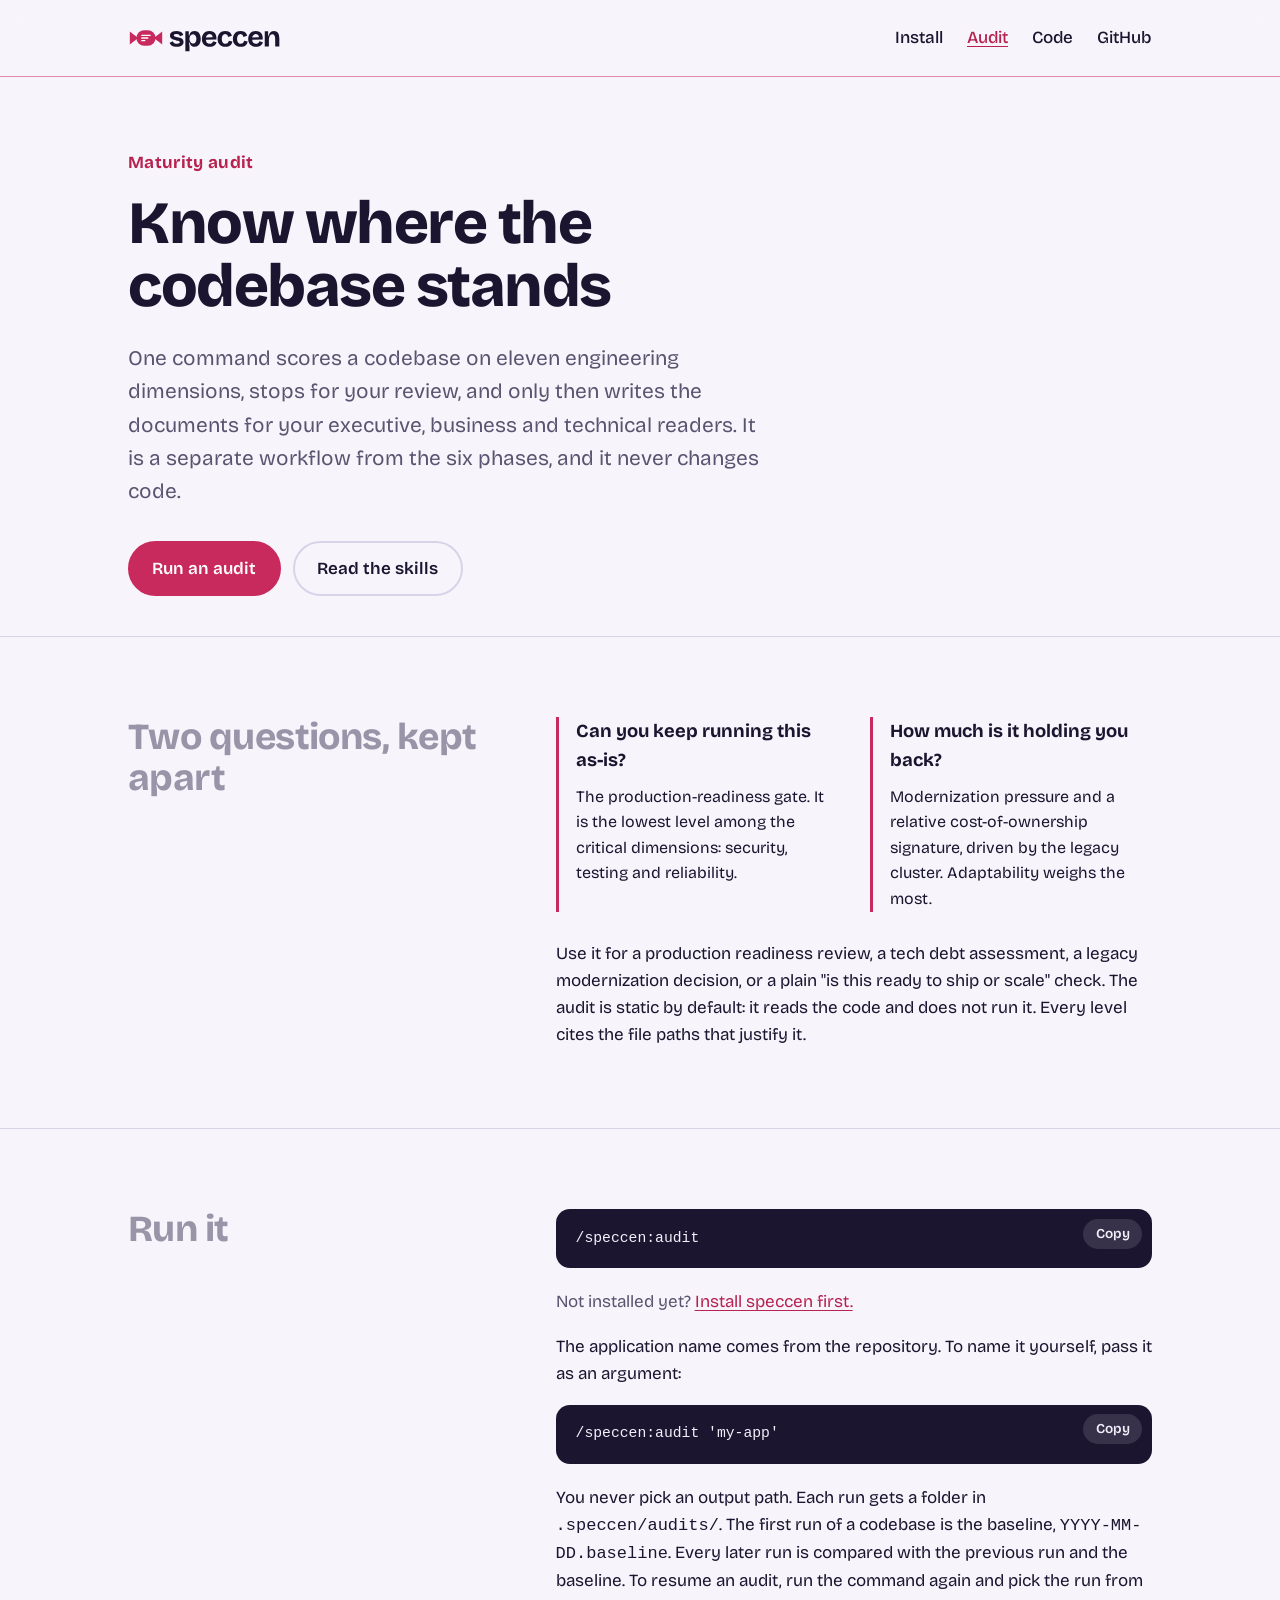
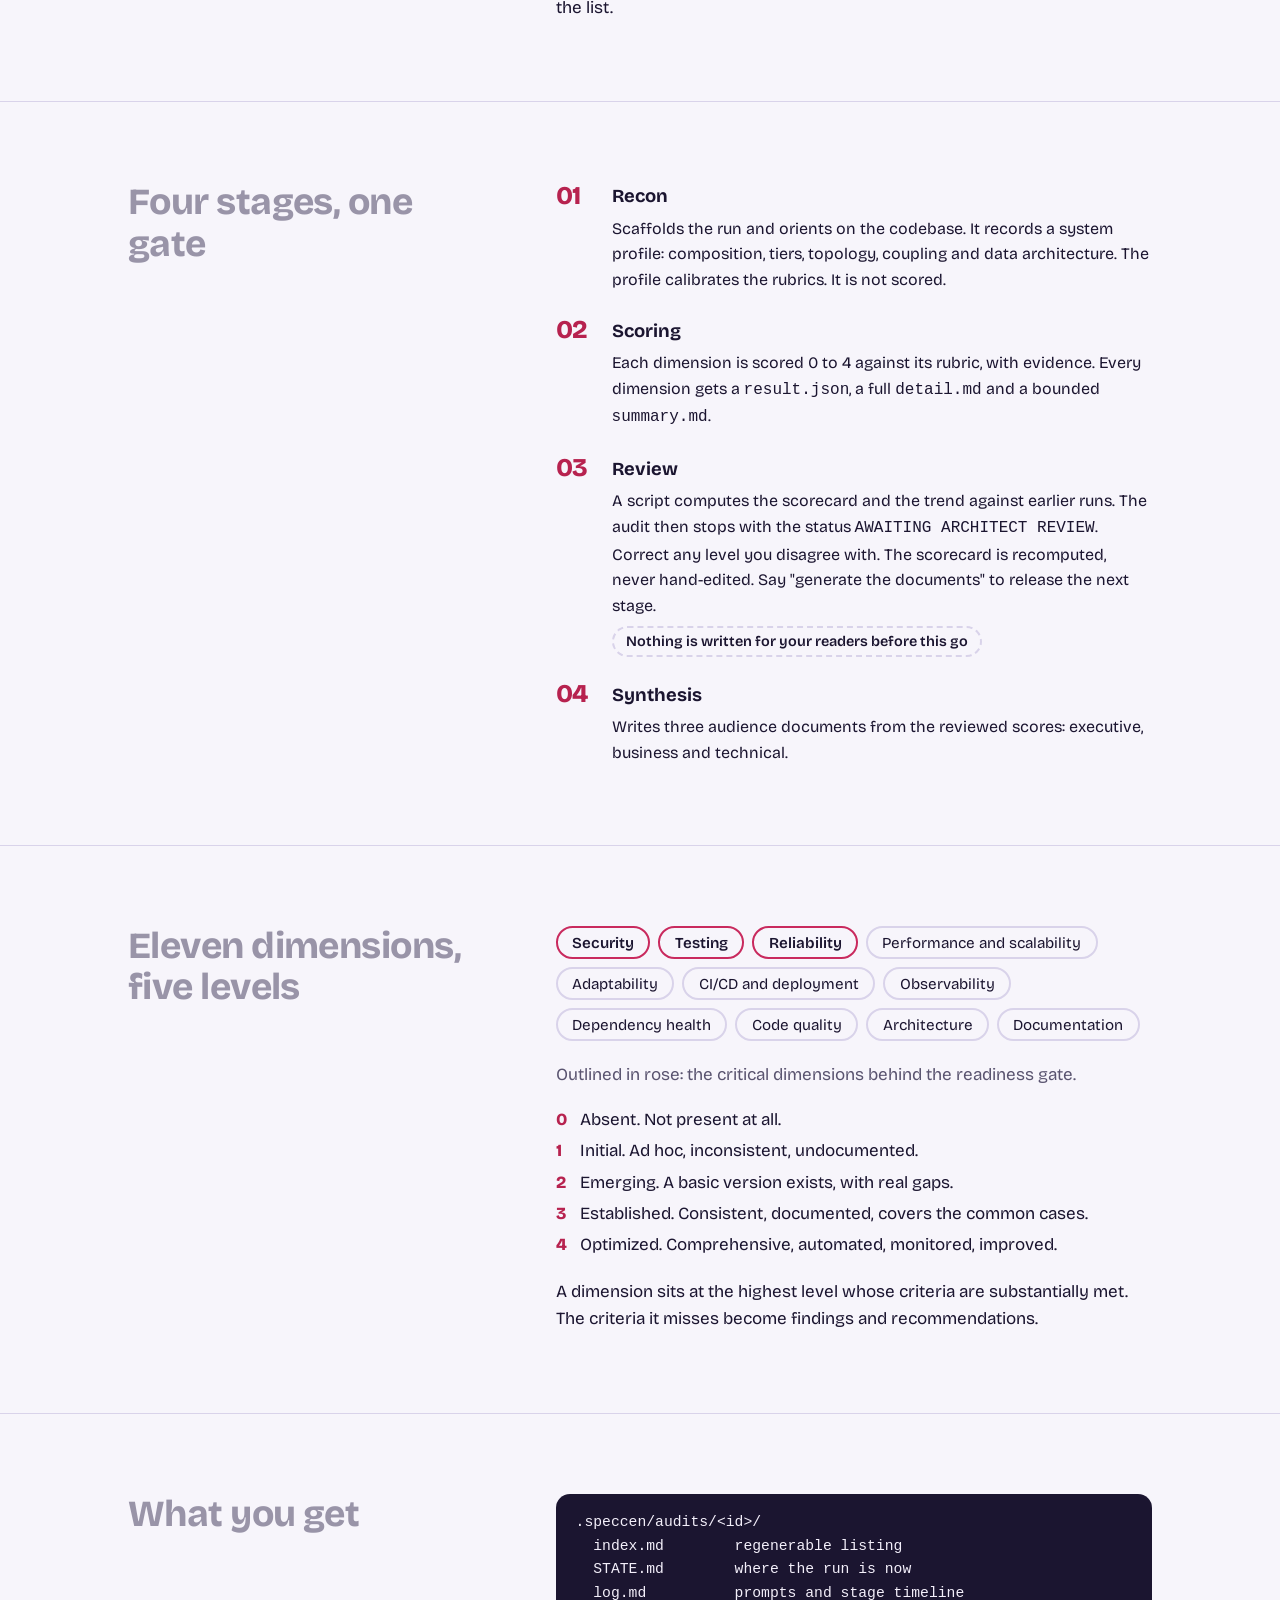
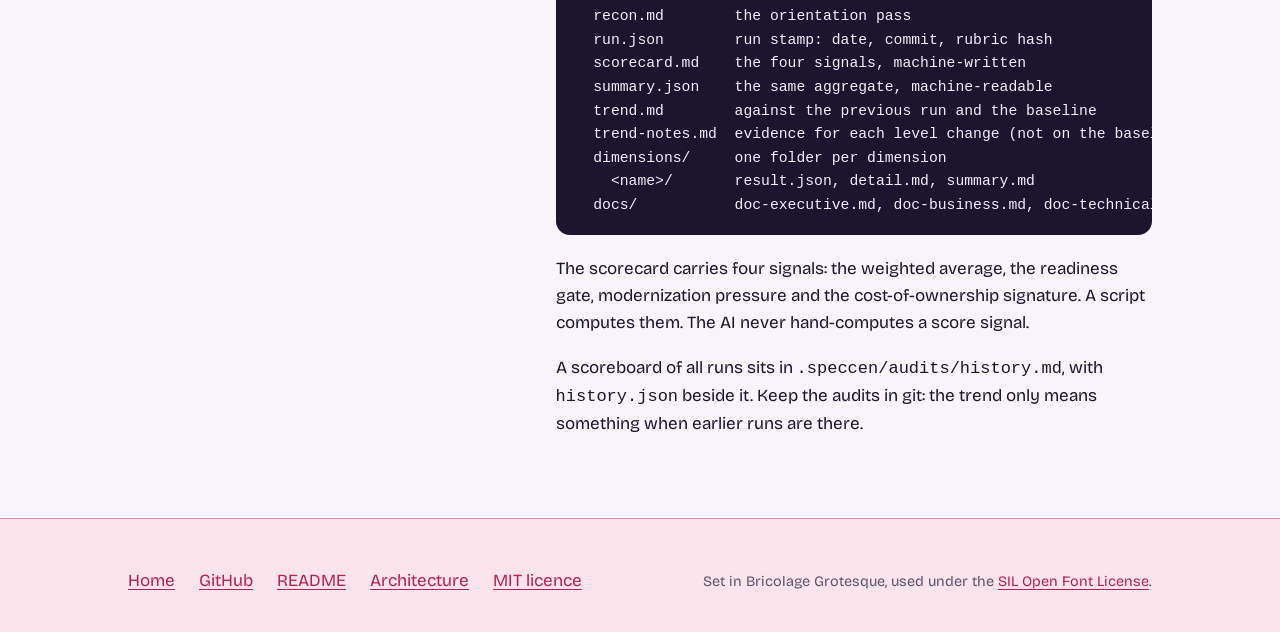
<file: audit.html>
<!doctype html>
<html lang="en">
<head>
<meta charset="utf-8">
<meta name="viewport" content="width=device-width, initial-scale=1">
<title>speccen audit: score a codebase's production maturity</title>
<meta name="description" content="Run /speccen:audit to score a codebase on eleven engineering dimensions, review the scores at a gate, then get executive, business and technical documents.">
<meta name="theme-color" content="#C92A5E">
<link rel="canonical" href="https://speccen.dev/audit.html">
<link rel="icon" href="favicon.svg" type="image/svg+xml">
<meta property="og:type" content="website">
<meta property="og:title" content="speccen audit">
<meta property="og:description" content="Run /speccen:audit to score a codebase on eleven engineering dimensions, review the scores at a gate, then get executive, business and technical documents.">
<meta property="og:url" content="https://speccen.dev/audit.html">
<meta property="og:site_name" content="speccen">
<meta property="og:image" content="https://speccen.dev/assets/og-image.png">
<meta property="og:image:width" content="1200">
<meta property="og:image:height" content="630">
<meta name="twitter:card" content="summary_large_image">
<meta name="twitter:title" content="speccen audit">
<meta name="twitter:description" content="Run /speccen:audit to score a codebase on eleven engineering dimensions, review the scores at a gate, then get executive, business and technical documents.">
<meta name="twitter:image" content="https://speccen.dev/assets/og-image.png">
<link rel="apple-touch-icon" href="assets/app-icon-512.png">
<link rel="preload" href="assets/fonts/bricolage-grotesque-latin-wght-normal.woff2" as="font" type="font/woff2" crossorigin>
<link rel="stylesheet" href="assets/pages.css">
</head>
<body>
<a class="skip" href="#main">Skip to content</a>

<div class="topbar">
<div class="container">
  <header class="top">
    <a href="./" aria-label="speccen, home"><svg xmlns="http://www.w3.org/2000/svg" viewBox="0 0 518 120" class="logo" aria-hidden="true" focusable="false"><g transform="translate(0 0) scale(1)"><path d="M34 60 L6 38 V82 Z" fill="#C92A5E"/><path d="M86 60 L114 38 V82 Z" fill="#C92A5E"/><rect x="28" y="34" width="64" height="52" rx="26" fill="#C92A5E"/><path d="M46 51 H74 M46 60 H66 M46 69 H56" stroke="#FFFFFF" stroke-width="4.5" stroke-linecap="round" fill="none"/></g><path transform="translate(136 88.0)" d="M26.50 1.34Q21.41 1.34 17.28 0.38Q13.15 -0.58 10.18 -2.40Q7.20 -4.22 5.38 -6.77Q3.55 -9.31 2.98 -12.48L13.54 -16.80Q13.92 -14.69 15.65 -12.86Q17.38 -11.04 20.30 -9.94Q23.23 -8.83 27.36 -8.83Q31.78 -8.83 34.18 -10.13Q36.58 -11.42 36.58 -13.82Q36.58 -15.65 35.23 -16.70Q33.89 -17.76 31.30 -18.53Q28.70 -19.30 25.06 -19.97Q21.50 -20.83 17.81 -21.79Q14.11 -22.75 10.99 -24.48Q7.87 -26.21 5.90 -29.04Q3.94 -31.87 3.94 -36.29Q3.94 -40.90 6.43 -44.35Q8.93 -47.81 13.73 -49.78Q18.53 -51.74 25.44 -51.74Q31.68 -51.74 36.38 -50.06Q41.09 -48.38 44.11 -45.26Q47.14 -42.14 48.19 -37.82L36.96 -34.08Q36.58 -36.38 35.09 -38.11Q33.60 -39.84 31.15 -40.70Q28.70 -41.57 25.44 -41.57Q21.31 -41.57 19.06 -40.22Q16.80 -38.88 16.80 -36.67Q16.80 -34.85 18.29 -33.70Q19.78 -32.54 22.46 -31.82Q25.15 -31.10 28.80 -30.34Q32.64 -29.57 36.29 -28.56Q39.94 -27.55 42.86 -25.92Q45.79 -24.29 47.52 -21.60Q49.25 -18.91 49.25 -14.69Q49.25 -9.70 46.56 -6.10Q43.87 -2.50 38.78 -0.58Q33.70 1.34 26.50 1.34Z M55.20 16.13V-50.40H66.62L66.72 -36.38L68.45 -36.29Q69.31 -41.38 71.47 -44.83Q73.63 -48.29 77.09 -50.02Q80.54 -51.74 85.06 -51.74Q91.78 -51.74 96.58 -48.43Q101.38 -45.12 103.92 -39.12Q106.46 -33.12 106.46 -24.96Q106.46 -17.38 104.16 -11.47Q101.86 -5.57 97.30 -2.11Q92.74 1.34 85.92 1.34Q81.12 1.34 77.81 -0.48Q74.50 -2.30 72.34 -5.62Q70.18 -8.93 68.74 -13.54H66.91Q67.49 -10.94 67.97 -8.26Q68.45 -5.57 68.74 -3.02Q69.02 -0.48 69.02 1.92V16.13ZM81.12 -9.70Q84.58 -9.70 86.98 -11.62Q89.38 -13.54 90.67 -16.99Q91.97 -20.45 91.97 -24.86Q91.97 -29.66 90.62 -33.07Q89.28 -36.48 86.78 -38.40Q84.29 -40.32 80.83 -40.32Q77.76 -40.32 75.55 -38.98Q73.34 -37.63 71.86 -35.42Q70.37 -33.22 69.70 -30.67Q69.02 -28.13 69.02 -25.82V-24.00Q69.02 -22.18 69.50 -20.21Q69.98 -18.24 71.04 -16.37Q72.10 -14.50 73.54 -13.01Q74.98 -11.52 76.90 -10.61Q78.82 -9.70 81.12 -9.70Z M136.51 1.34Q130.27 1.34 125.42 -0.38Q120.58 -2.11 117.22 -5.38Q113.86 -8.64 112.08 -13.44Q110.30 -18.24 110.30 -24.29Q110.30 -30.24 111.98 -35.28Q113.66 -40.32 116.93 -44.02Q120.19 -47.71 124.90 -49.73Q129.60 -51.74 135.55 -51.74Q141.31 -51.74 145.82 -49.87Q150.34 -48.00 153.36 -44.26Q156.38 -40.51 157.78 -35.09Q159.17 -29.66 158.78 -22.66L123.55 -22.27Q123.94 -15.84 127.10 -12.58Q130.66 -8.74 136.51 -8.74Q139.20 -8.74 141.07 -9.46Q142.94 -10.18 144.14 -11.33Q145.34 -12.48 146.06 -13.92Q146.78 -15.36 147.26 -16.80L159.26 -14.21Q158.40 -10.66 156.72 -7.82Q155.04 -4.99 152.26 -2.93Q149.47 -0.86 145.58 0.24Q141.70 1.34 136.51 1.34ZM123.94 -29.86 146.11 -30.14Q146.02 -32.74 145.25 -34.66Q143.90 -37.92 141.36 -39.46Q138.82 -40.99 135.74 -40.99Q132.10 -40.99 129.31 -39.07Q126.53 -37.15 124.99 -33.50Q124.32 -31.78 123.94 -29.86Z M188.83 1.34Q182.30 1.34 177.41 -0.58Q172.51 -2.50 169.25 -5.95Q165.98 -9.41 164.35 -14.16Q162.72 -18.91 162.72 -24.58Q162.72 -30.53 164.40 -35.47Q166.08 -40.42 169.34 -44.06Q172.61 -47.71 177.41 -49.73Q182.21 -51.74 188.35 -51.74Q194.50 -51.74 199.06 -49.73Q203.62 -47.71 206.45 -44.11Q209.28 -40.51 210.34 -35.62L197.57 -31.49Q197.28 -34.46 195.98 -36.62Q194.69 -38.78 192.53 -39.89Q190.37 -40.99 187.68 -40.99Q184.90 -40.99 182.88 -39.89Q180.86 -38.78 179.47 -36.72Q178.08 -34.66 177.36 -31.73Q176.64 -28.80 176.64 -25.15Q176.64 -19.97 178.03 -16.37Q179.42 -12.77 182.16 -10.90Q184.90 -9.02 188.93 -9.02Q192.77 -9.02 195.07 -10.51Q197.38 -12.00 198.48 -14.35Q199.58 -16.70 199.87 -19.20L211.97 -16.51Q211.49 -12.77 209.90 -9.50Q208.32 -6.24 205.44 -3.84Q202.56 -1.44 198.48 -0.05Q194.40 1.34 188.83 1.34Z M239.81 1.34Q233.28 1.34 228.38 -0.58Q223.49 -2.50 220.22 -5.95Q216.96 -9.41 215.33 -14.16Q213.70 -18.91 213.70 -24.58Q213.70 -30.53 215.38 -35.47Q217.06 -40.42 220.32 -44.06Q223.58 -47.71 228.38 -49.73Q233.18 -51.74 239.33 -51.74Q245.47 -51.74 250.03 -49.73Q254.59 -47.71 257.42 -44.11Q260.26 -40.51 261.31 -35.62L248.54 -31.49Q248.26 -34.46 246.96 -36.62Q245.66 -38.78 243.50 -39.89Q241.34 -40.99 238.66 -40.99Q235.87 -40.99 233.86 -39.89Q231.84 -38.78 230.45 -36.72Q229.06 -34.66 228.34 -31.73Q227.62 -28.80 227.62 -25.15Q227.62 -19.97 229.01 -16.37Q230.40 -12.77 233.14 -10.90Q235.87 -9.02 239.90 -9.02Q243.74 -9.02 246.05 -10.51Q248.35 -12.00 249.46 -14.35Q250.56 -16.70 250.85 -19.20L262.94 -16.51Q262.46 -12.77 260.88 -9.50Q259.30 -6.24 256.42 -3.84Q253.54 -1.44 249.46 -0.05Q245.38 1.34 239.81 1.34Z M290.88 1.34Q284.64 1.34 279.79 -0.38Q274.94 -2.11 271.58 -5.38Q268.22 -8.64 266.45 -13.44Q264.67 -18.24 264.67 -24.29Q264.67 -30.24 266.35 -35.28Q268.03 -40.32 271.30 -44.02Q274.56 -47.71 279.26 -49.73Q283.97 -51.74 289.92 -51.74Q295.68 -51.74 300.19 -49.87Q304.70 -48.00 307.73 -44.26Q310.75 -40.51 312.14 -35.09Q313.54 -29.66 313.15 -22.66L277.92 -22.27Q278.30 -15.84 281.47 -12.58Q285.02 -8.74 290.88 -8.74Q293.57 -8.74 295.44 -9.46Q297.31 -10.18 298.51 -11.33Q299.71 -12.48 300.43 -13.92Q301.15 -15.36 301.63 -16.80L313.63 -14.21Q312.77 -10.66 311.09 -7.82Q309.41 -4.99 306.62 -2.93Q303.84 -0.86 299.95 0.24Q296.06 1.34 290.88 1.34ZM278.30 -29.86 300.48 -30.14Q300.38 -32.74 299.62 -34.66Q298.27 -37.92 295.73 -39.46Q293.18 -40.99 290.11 -40.99Q286.46 -40.99 283.68 -39.07Q280.90 -37.15 279.36 -33.50Q278.69 -31.78 278.30 -29.86Z M319.87 0.00V-50.40H331.20L331.10 -35.33H333.02Q334.27 -40.80 336.58 -44.45Q338.88 -48.10 342.38 -49.92Q345.89 -51.74 350.69 -51.74Q359.42 -51.74 363.98 -45.60Q368.54 -39.46 368.54 -26.30V0.00H354.62V-24.77Q354.62 -32.83 352.27 -36.53Q349.92 -40.22 345.41 -40.22Q341.57 -40.22 338.98 -37.82Q336.38 -35.42 335.09 -31.54Q333.79 -27.65 333.70 -22.85V0.00Z" fill="currentColor"/></svg></a>
    <nav aria-label="Primary">
      <a href="./#install">Install</a>
      <a aria-current="page" href="audit.html">Audit</a>
      <a href="code.html">Code</a>
      <a href="https://github.com/speccen/speccen-ai-toolkit">GitHub</a>
    </nav>
  </header>
</div>
</div>

<main id="main">
  <section class="hero container">
    <p class="kicker">Maturity audit</p>
    <h1>Know where the codebase stands</h1>
    <p class="lead">One command scores a codebase on eleven engineering dimensions, stops for your review, and only then writes the documents for your executive, business and technical readers. It is a separate workflow from the six phases, and it never changes code.</p>
    <div class="actions">
      <a class="btn btn-primary" href="#run">Run an audit</a>
      <a class="btn btn-quiet" href="https://github.com/speccen/speccen-ai-toolkit/tree/main/skills/audit">Read the skills</a>
    </div>
  </section>

  <section class="section">
    <div class="container split">
      <h2>Two questions, kept apart</h2>
      <div>
        <div class="cards">
          <div>
            <h3>Can you keep running this as-is?</h3>
            <p>The production-readiness gate. It is the lowest level among the critical dimensions: security, testing and reliability.</p>
          </div>
          <div>
            <h3>How much is it holding you back?</h3>
            <p>Modernization pressure and a relative cost-of-ownership signature, driven by the legacy cluster. Adaptability weighs the most.</p>
          </div>
        </div>
        <p style="margin-top:1.75rem">Use it for a production readiness review, a tech debt assessment, a legacy modernization decision, or a plain "is this ready to ship or scale" check. The audit is static by default: it reads the code and does not run it. Every level cites the file paths that justify it.</p>
      </div>
    </div>
  </section>

  <section class="section" id="run">
    <div class="container split">
      <h2>Run it</h2>
      <div>
        <div class="code has-copy"><pre><code>/speccen:audit</code></pre></div>
        <p class="muted">Not installed yet? <a href="./#install">Install speccen first.</a></p>
        <p>The application name comes from the repository. To name it yourself, pass it as an argument:</p>
        <div class="code has-copy"><pre><code>/speccen:audit 'my-app'</code></pre></div>
        <p>You never pick an output path. Each run gets a folder in <code>.speccen/audits/</code>. The first run of a codebase is the baseline, <code>YYYY-MM-DD.baseline</code>. Every later run is compared with the previous run and the baseline. To resume an audit, run the command again and pick the run from the list.</p>
      </div>
    </div>
  </section>

  <section class="section">
    <div class="container split">
      <h2>Four stages, one gate</h2>
      <div>
        <ol class="steps">
          <li>
            <h3>Recon</h3>
            <p>Scaffolds the run and orients on the codebase. It records a system profile: composition, tiers, topology, coupling and data architecture. The profile calibrates the rubrics. It is not scored.</p>
          </li>
          <li>
            <h3>Scoring</h3>
            <p>Each dimension is scored 0 to 4 against its rubric, with evidence. Every dimension gets a <code>result.json</code>, a full <code>detail.md</code> and a bounded <code>summary.md</code>.</p>
          </li>
          <li>
            <h3>Review</h3>
            <p>A script computes the scorecard and the trend against earlier runs. The audit then stops with the status <code>AWAITING ARCHITECT REVIEW</code>. Correct any level you disagree with. The scorecard is recomputed, never hand-edited. Say "generate the documents" to release the next stage.</p>
            <span class="gate">Nothing is written for your readers before this go</span>
          </li>
          <li>
            <h3>Synthesis</h3>
            <p>Writes three audience documents from the reviewed scores: executive, business and technical.</p>
          </li>
        </ol>
      </div>
    </div>
  </section>

  <section class="section">
    <div class="container split">
      <h2>Eleven dimensions, five levels</h2>
      <div>
        <ul class="dims" aria-label="Dimensions">
          <li class="crit">Security</li>
          <li class="crit">Testing</li>
          <li class="crit">Reliability</li>
          <li>Performance and scalability</li>
          <li>Adaptability</li>
          <li>CI/CD and deployment</li>
          <li>Observability</li>
          <li>Dependency health</li>
          <li>Code quality</li>
          <li>Architecture</li>
          <li>Documentation</li>
        </ul>
        <p class="muted">Outlined in rose: the critical dimensions behind the readiness gate.</p>
        <ul class="levels" aria-label="Maturity levels">
          <li><b>0</b>Absent. Not present at all.</li>
          <li><b>1</b>Initial. Ad hoc, inconsistent, undocumented.</li>
          <li><b>2</b>Emerging. A basic version exists, with real gaps.</li>
          <li><b>3</b>Established. Consistent, documented, covers the common cases.</li>
          <li><b>4</b>Optimized. Comprehensive, automated, monitored, improved.</li>
        </ul>
        <p>A dimension sits at the highest level whose criteria are substantially met. The criteria it misses become findings and recommendations.</p>
      </div>
    </div>
  </section>

  <section class="section">
    <div class="container split">
      <h2>What you get</h2>
      <div>
        <div class="code"><pre><code>.speccen/audits/&lt;id&gt;/
  index.md        regenerable listing
  STATE.md        where the run is now
  log.md          prompts and stage timeline
  recon.md        the orientation pass
  run.json        run stamp: date, commit, rubric hash
  scorecard.md    the four signals, machine-written
  summary.json    the same aggregate, machine-readable
  trend.md        against the previous run and the baseline
  trend-notes.md  evidence for each level change (not on the baseline)
  dimensions/     one folder per dimension
    &lt;name&gt;/       result.json, detail.md, summary.md
  docs/           doc-executive.md, doc-business.md, doc-technical.md</code></pre></div>
        <p>The scorecard carries four signals: the weighted average, the readiness gate, modernization pressure and the cost-of-ownership signature. A script computes them. The AI never hand-computes a score signal.</p>
        <p>A scoreboard of all runs sits in <code>.speccen/audits/history.md</code>, with <code>history.json</code> beside it. Keep the audits in git: the trend only means something when earlier runs are there.</p>
      </div>
    </div>
  </section>

</main>

<footer>
  <div class="container">
    <ul class="foot-links">
      <li><a href="./">Home</a></li>
      <li><a href="https://github.com/speccen/speccen-ai-toolkit">GitHub</a></li>
      <li><a href="https://github.com/speccen/speccen-ai-toolkit/blob/main/README.md">README</a></li>
      <li><a href="https://github.com/speccen/speccen-ai-toolkit/blob/main/ARCHITECTURE.md">Architecture</a></li>
      <li><a href="https://github.com/speccen/speccen-ai-toolkit/blob/main/LICENSE">MIT licence</a></li>
    </ul>
    <div class="small">
      <p>Set in Bricolage Grotesque, used under the <a href="assets/fonts/FONT-LICENSE-OFL.txt">SIL Open Font License</a>.</p>
    </div>
  </div>
</footer>

<script>
(function () {
  Array.prototype.forEach.call(document.querySelectorAll(".code.has-copy"), function (box) {
    var btn = document.createElement("button");
    btn.type = "button";
    btn.className = "copy";
    btn.textContent = "Copy";
    btn.addEventListener("click", function () {
      var code = box.querySelector("code").innerText;
      var done = function () {
        btn.textContent = "Copied";
        setTimeout(function () { btn.textContent = "Copy"; }, 1600);
      };
      try {
        navigator.clipboard.writeText(code).then(done, function () { btn.textContent = "Select and copy"; });
      } catch (e) { btn.textContent = "Select and copy"; }
    });
    box.appendChild(btn);
  });
})();
</script>
</body>
</html>
</file>
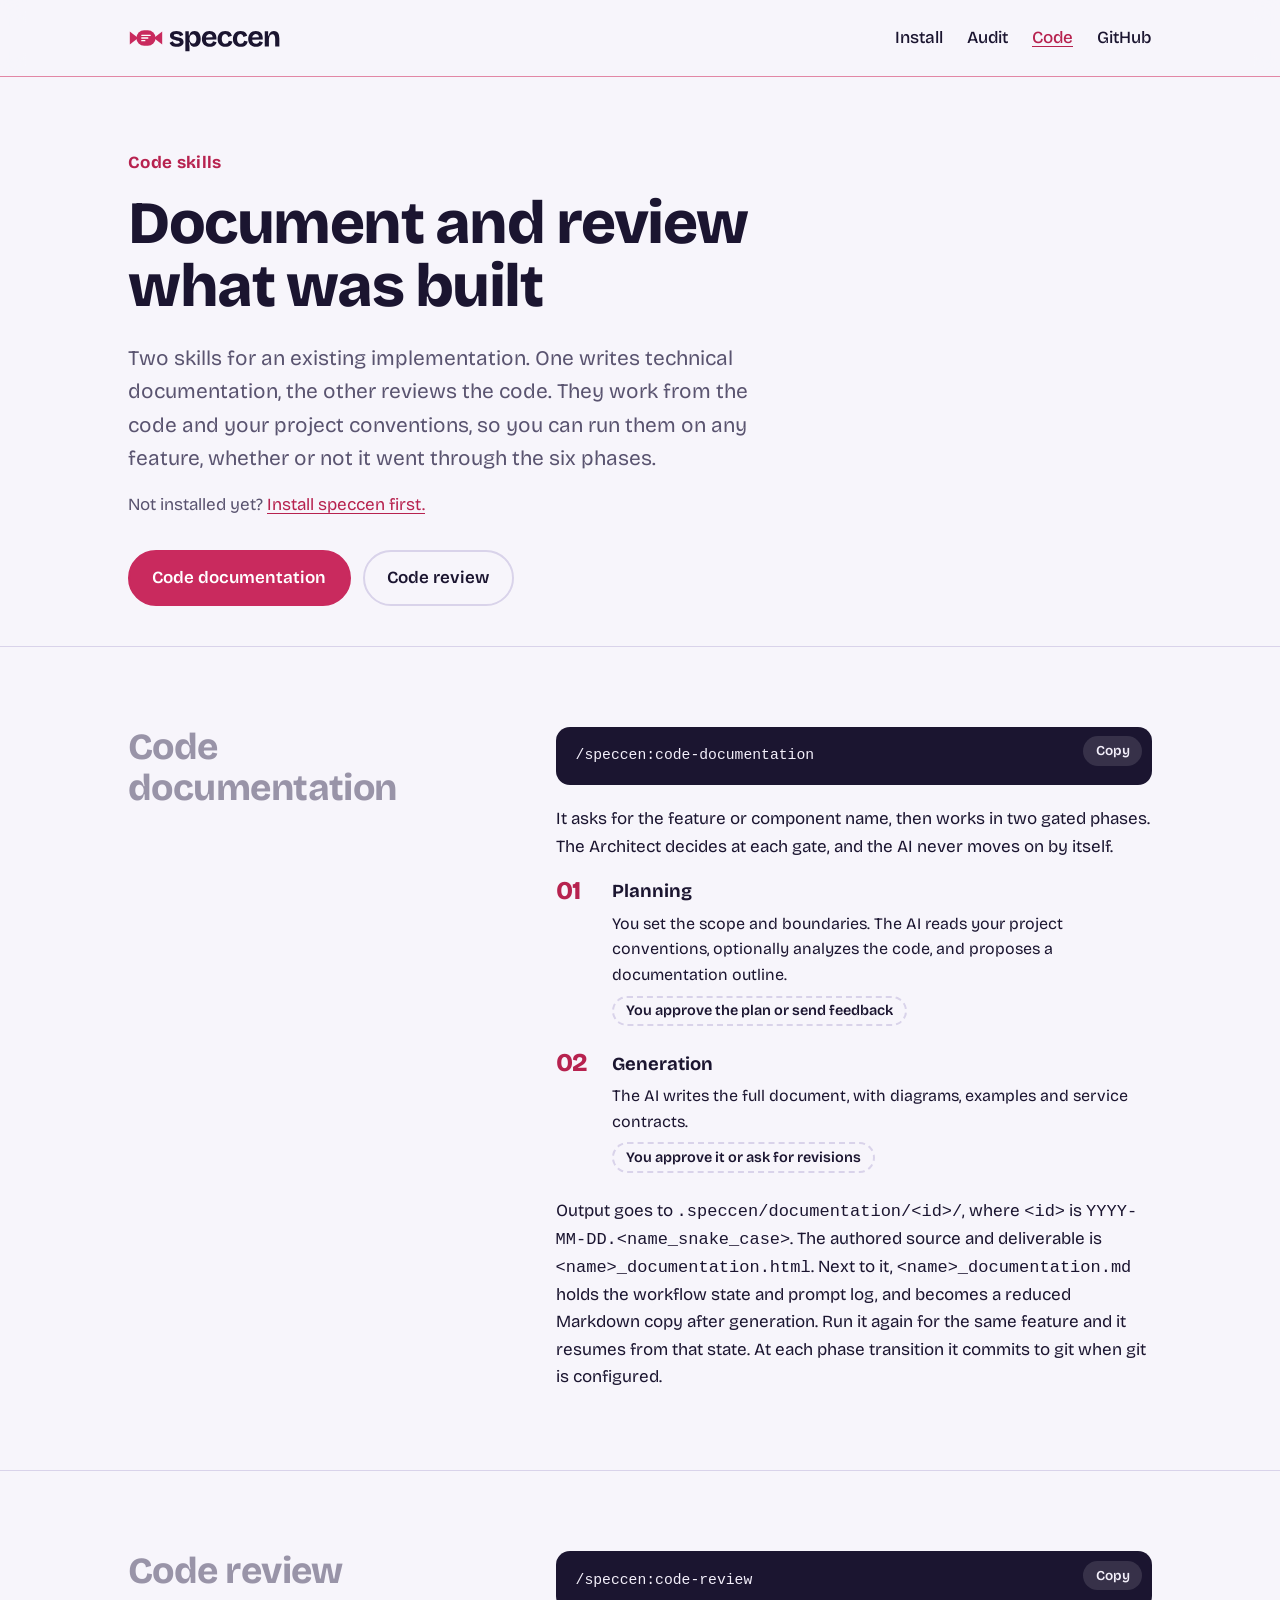
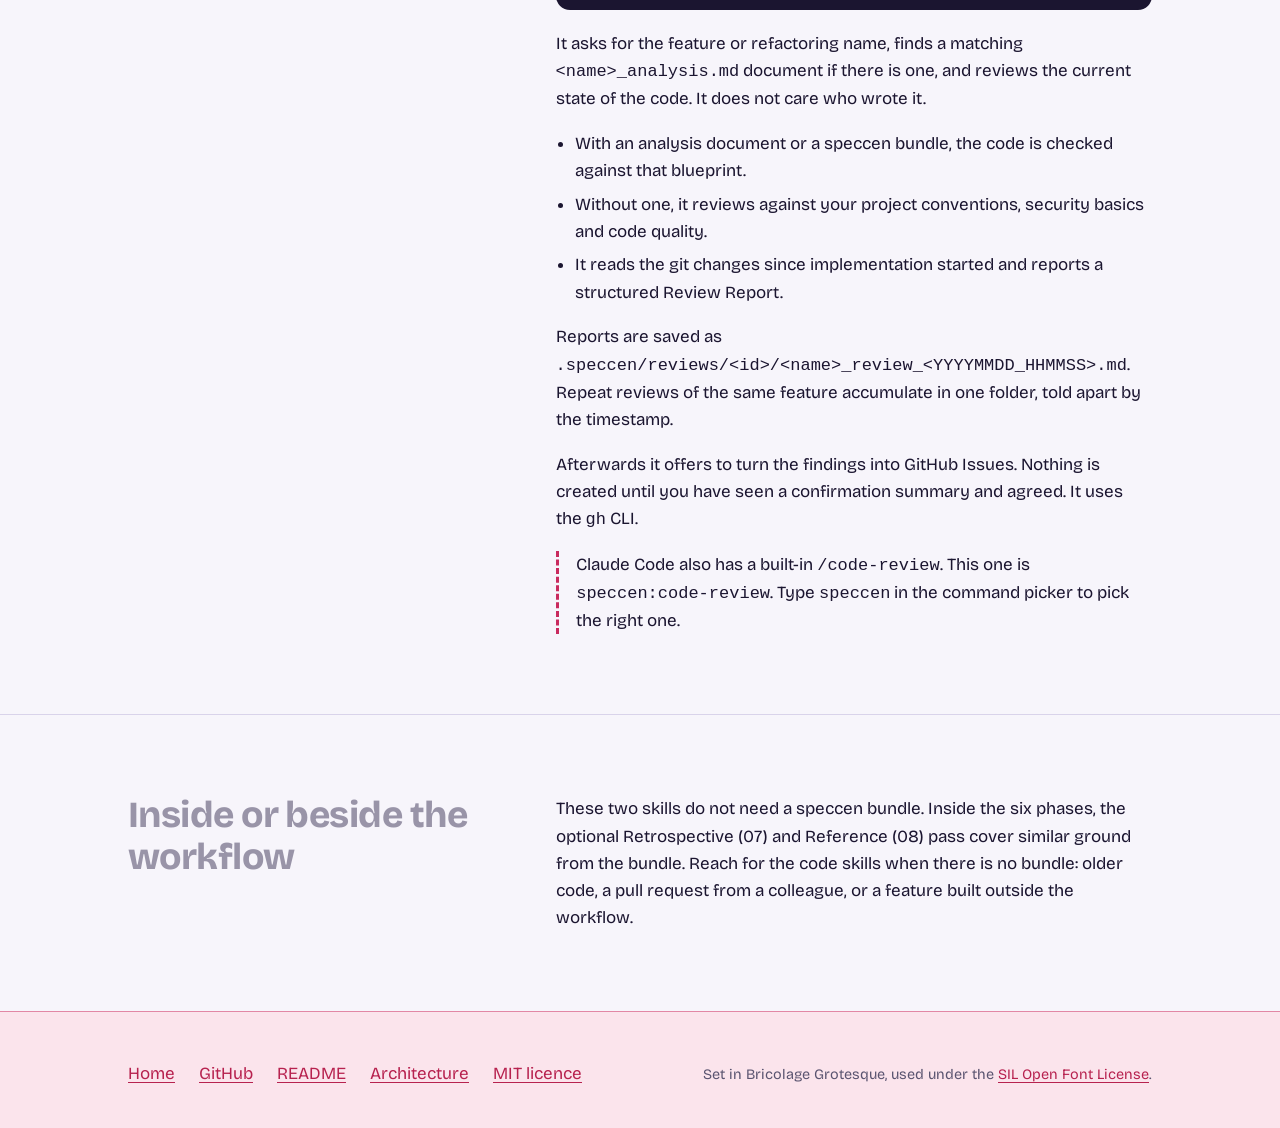
<file: code.html>
<!doctype html>
<html lang="en">
<head>
<meta charset="utf-8">
<meta name="viewport" content="width=device-width, initial-scale=1">
<title>speccen code skills: document and review an implementation</title>
<meta name="description" content="Run /speccen:code-documentation or /speccen:code-review to document or review an existing implementation. Gated, with output kept under .speccen/.">
<meta name="theme-color" content="#C92A5E">
<link rel="canonical" href="https://speccen.dev/code.html">
<link rel="icon" href="favicon.svg" type="image/svg+xml">
<meta property="og:type" content="website">
<meta property="og:title" content="speccen code skills">
<meta property="og:description" content="Run /speccen:code-documentation or /speccen:code-review to document or review an existing implementation. Gated, with output kept under .speccen/.">
<meta property="og:url" content="https://speccen.dev/code.html">
<meta property="og:site_name" content="speccen">
<meta property="og:image" content="https://speccen.dev/assets/og-image.png">
<meta property="og:image:width" content="1200">
<meta property="og:image:height" content="630">
<meta name="twitter:card" content="summary_large_image">
<meta name="twitter:title" content="speccen code skills">
<meta name="twitter:description" content="Run /speccen:code-documentation or /speccen:code-review to document or review an existing implementation. Gated, with output kept under .speccen/.">
<meta name="twitter:image" content="https://speccen.dev/assets/og-image.png">
<link rel="apple-touch-icon" href="assets/app-icon-512.png">
<link rel="preload" href="assets/fonts/bricolage-grotesque-latin-wght-normal.woff2" as="font" type="font/woff2" crossorigin>
<link rel="stylesheet" href="assets/pages.css">
</head>
<body>
<a class="skip" href="#main">Skip to content</a>

<div class="topbar">
<div class="container">
  <header class="top">
    <a href="./" aria-label="speccen, home"><svg xmlns="http://www.w3.org/2000/svg" viewBox="0 0 518 120" class="logo" aria-hidden="true" focusable="false"><g transform="translate(0 0) scale(1)"><path d="M34 60 L6 38 V82 Z" fill="#C92A5E"/><path d="M86 60 L114 38 V82 Z" fill="#C92A5E"/><rect x="28" y="34" width="64" height="52" rx="26" fill="#C92A5E"/><path d="M46 51 H74 M46 60 H66 M46 69 H56" stroke="#FFFFFF" stroke-width="4.5" stroke-linecap="round" fill="none"/></g><path transform="translate(136 88.0)" d="M26.50 1.34Q21.41 1.34 17.28 0.38Q13.15 -0.58 10.18 -2.40Q7.20 -4.22 5.38 -6.77Q3.55 -9.31 2.98 -12.48L13.54 -16.80Q13.92 -14.69 15.65 -12.86Q17.38 -11.04 20.30 -9.94Q23.23 -8.83 27.36 -8.83Q31.78 -8.83 34.18 -10.13Q36.58 -11.42 36.58 -13.82Q36.58 -15.65 35.23 -16.70Q33.89 -17.76 31.30 -18.53Q28.70 -19.30 25.06 -19.97Q21.50 -20.83 17.81 -21.79Q14.11 -22.75 10.99 -24.48Q7.87 -26.21 5.90 -29.04Q3.94 -31.87 3.94 -36.29Q3.94 -40.90 6.43 -44.35Q8.93 -47.81 13.73 -49.78Q18.53 -51.74 25.44 -51.74Q31.68 -51.74 36.38 -50.06Q41.09 -48.38 44.11 -45.26Q47.14 -42.14 48.19 -37.82L36.96 -34.08Q36.58 -36.38 35.09 -38.11Q33.60 -39.84 31.15 -40.70Q28.70 -41.57 25.44 -41.57Q21.31 -41.57 19.06 -40.22Q16.80 -38.88 16.80 -36.67Q16.80 -34.85 18.29 -33.70Q19.78 -32.54 22.46 -31.82Q25.15 -31.10 28.80 -30.34Q32.64 -29.57 36.29 -28.56Q39.94 -27.55 42.86 -25.92Q45.79 -24.29 47.52 -21.60Q49.25 -18.91 49.25 -14.69Q49.25 -9.70 46.56 -6.10Q43.87 -2.50 38.78 -0.58Q33.70 1.34 26.50 1.34Z M55.20 16.13V-50.40H66.62L66.72 -36.38L68.45 -36.29Q69.31 -41.38 71.47 -44.83Q73.63 -48.29 77.09 -50.02Q80.54 -51.74 85.06 -51.74Q91.78 -51.74 96.58 -48.43Q101.38 -45.12 103.92 -39.12Q106.46 -33.12 106.46 -24.96Q106.46 -17.38 104.16 -11.47Q101.86 -5.57 97.30 -2.11Q92.74 1.34 85.92 1.34Q81.12 1.34 77.81 -0.48Q74.50 -2.30 72.34 -5.62Q70.18 -8.93 68.74 -13.54H66.91Q67.49 -10.94 67.97 -8.26Q68.45 -5.57 68.74 -3.02Q69.02 -0.48 69.02 1.92V16.13ZM81.12 -9.70Q84.58 -9.70 86.98 -11.62Q89.38 -13.54 90.67 -16.99Q91.97 -20.45 91.97 -24.86Q91.97 -29.66 90.62 -33.07Q89.28 -36.48 86.78 -38.40Q84.29 -40.32 80.83 -40.32Q77.76 -40.32 75.55 -38.98Q73.34 -37.63 71.86 -35.42Q70.37 -33.22 69.70 -30.67Q69.02 -28.13 69.02 -25.82V-24.00Q69.02 -22.18 69.50 -20.21Q69.98 -18.24 71.04 -16.37Q72.10 -14.50 73.54 -13.01Q74.98 -11.52 76.90 -10.61Q78.82 -9.70 81.12 -9.70Z M136.51 1.34Q130.27 1.34 125.42 -0.38Q120.58 -2.11 117.22 -5.38Q113.86 -8.64 112.08 -13.44Q110.30 -18.24 110.30 -24.29Q110.30 -30.24 111.98 -35.28Q113.66 -40.32 116.93 -44.02Q120.19 -47.71 124.90 -49.73Q129.60 -51.74 135.55 -51.74Q141.31 -51.74 145.82 -49.87Q150.34 -48.00 153.36 -44.26Q156.38 -40.51 157.78 -35.09Q159.17 -29.66 158.78 -22.66L123.55 -22.27Q123.94 -15.84 127.10 -12.58Q130.66 -8.74 136.51 -8.74Q139.20 -8.74 141.07 -9.46Q142.94 -10.18 144.14 -11.33Q145.34 -12.48 146.06 -13.92Q146.78 -15.36 147.26 -16.80L159.26 -14.21Q158.40 -10.66 156.72 -7.82Q155.04 -4.99 152.26 -2.93Q149.47 -0.86 145.58 0.24Q141.70 1.34 136.51 1.34ZM123.94 -29.86 146.11 -30.14Q146.02 -32.74 145.25 -34.66Q143.90 -37.92 141.36 -39.46Q138.82 -40.99 135.74 -40.99Q132.10 -40.99 129.31 -39.07Q126.53 -37.15 124.99 -33.50Q124.32 -31.78 123.94 -29.86Z M188.83 1.34Q182.30 1.34 177.41 -0.58Q172.51 -2.50 169.25 -5.95Q165.98 -9.41 164.35 -14.16Q162.72 -18.91 162.72 -24.58Q162.72 -30.53 164.40 -35.47Q166.08 -40.42 169.34 -44.06Q172.61 -47.71 177.41 -49.73Q182.21 -51.74 188.35 -51.74Q194.50 -51.74 199.06 -49.73Q203.62 -47.71 206.45 -44.11Q209.28 -40.51 210.34 -35.62L197.57 -31.49Q197.28 -34.46 195.98 -36.62Q194.69 -38.78 192.53 -39.89Q190.37 -40.99 187.68 -40.99Q184.90 -40.99 182.88 -39.89Q180.86 -38.78 179.47 -36.72Q178.08 -34.66 177.36 -31.73Q176.64 -28.80 176.64 -25.15Q176.64 -19.97 178.03 -16.37Q179.42 -12.77 182.16 -10.90Q184.90 -9.02 188.93 -9.02Q192.77 -9.02 195.07 -10.51Q197.38 -12.00 198.48 -14.35Q199.58 -16.70 199.87 -19.20L211.97 -16.51Q211.49 -12.77 209.90 -9.50Q208.32 -6.24 205.44 -3.84Q202.56 -1.44 198.48 -0.05Q194.40 1.34 188.83 1.34Z M239.81 1.34Q233.28 1.34 228.38 -0.58Q223.49 -2.50 220.22 -5.95Q216.96 -9.41 215.33 -14.16Q213.70 -18.91 213.70 -24.58Q213.70 -30.53 215.38 -35.47Q217.06 -40.42 220.32 -44.06Q223.58 -47.71 228.38 -49.73Q233.18 -51.74 239.33 -51.74Q245.47 -51.74 250.03 -49.73Q254.59 -47.71 257.42 -44.11Q260.26 -40.51 261.31 -35.62L248.54 -31.49Q248.26 -34.46 246.96 -36.62Q245.66 -38.78 243.50 -39.89Q241.34 -40.99 238.66 -40.99Q235.87 -40.99 233.86 -39.89Q231.84 -38.78 230.45 -36.72Q229.06 -34.66 228.34 -31.73Q227.62 -28.80 227.62 -25.15Q227.62 -19.97 229.01 -16.37Q230.40 -12.77 233.14 -10.90Q235.87 -9.02 239.90 -9.02Q243.74 -9.02 246.05 -10.51Q248.35 -12.00 249.46 -14.35Q250.56 -16.70 250.85 -19.20L262.94 -16.51Q262.46 -12.77 260.88 -9.50Q259.30 -6.24 256.42 -3.84Q253.54 -1.44 249.46 -0.05Q245.38 1.34 239.81 1.34Z M290.88 1.34Q284.64 1.34 279.79 -0.38Q274.94 -2.11 271.58 -5.38Q268.22 -8.64 266.45 -13.44Q264.67 -18.24 264.67 -24.29Q264.67 -30.24 266.35 -35.28Q268.03 -40.32 271.30 -44.02Q274.56 -47.71 279.26 -49.73Q283.97 -51.74 289.92 -51.74Q295.68 -51.74 300.19 -49.87Q304.70 -48.00 307.73 -44.26Q310.75 -40.51 312.14 -35.09Q313.54 -29.66 313.15 -22.66L277.92 -22.27Q278.30 -15.84 281.47 -12.58Q285.02 -8.74 290.88 -8.74Q293.57 -8.74 295.44 -9.46Q297.31 -10.18 298.51 -11.33Q299.71 -12.48 300.43 -13.92Q301.15 -15.36 301.63 -16.80L313.63 -14.21Q312.77 -10.66 311.09 -7.82Q309.41 -4.99 306.62 -2.93Q303.84 -0.86 299.95 0.24Q296.06 1.34 290.88 1.34ZM278.30 -29.86 300.48 -30.14Q300.38 -32.74 299.62 -34.66Q298.27 -37.92 295.73 -39.46Q293.18 -40.99 290.11 -40.99Q286.46 -40.99 283.68 -39.07Q280.90 -37.15 279.36 -33.50Q278.69 -31.78 278.30 -29.86Z M319.87 0.00V-50.40H331.20L331.10 -35.33H333.02Q334.27 -40.80 336.58 -44.45Q338.88 -48.10 342.38 -49.92Q345.89 -51.74 350.69 -51.74Q359.42 -51.74 363.98 -45.60Q368.54 -39.46 368.54 -26.30V0.00H354.62V-24.77Q354.62 -32.83 352.27 -36.53Q349.92 -40.22 345.41 -40.22Q341.57 -40.22 338.98 -37.82Q336.38 -35.42 335.09 -31.54Q333.79 -27.65 333.70 -22.85V0.00Z" fill="currentColor"/></svg></a>
    <nav aria-label="Primary">
      <a href="./#install">Install</a>
      <a href="audit.html">Audit</a>
      <a aria-current="page" href="code.html">Code</a>
      <a href="https://github.com/speccen/speccen-ai-toolkit">GitHub</a>
    </nav>
  </header>
</div>
</div>

<main id="main">
  <section class="hero container">
    <p class="kicker">Code skills</p>
    <h1>Document and review what was built</h1>
    <p class="lead">Two skills for an existing implementation. One writes technical documentation, the other reviews the code. They work from the code and your project conventions, so you can run them on any feature, whether or not it went through the six phases.</p>
    <p class="muted" style="margin:1rem 0 0">Not installed yet? <a href="./#install">Install speccen first.</a></p>
    <div class="actions">
      <a class="btn btn-primary" href="#documentation">Code documentation</a>
      <a class="btn btn-quiet" href="#review">Code review</a>
    </div>
  </section>

  <section class="section" id="documentation">
    <div class="container split">
      <h2>Code documentation</h2>
      <div>
        <div class="code has-copy"><pre><code>/speccen:code-documentation</code></pre></div>
        <p>It asks for the feature or component name, then works in two gated phases. The Architect decides at each gate, and the AI never moves on by itself.</p>
        <ol class="steps">
          <li>
            <h3>Planning</h3>
            <p>You set the scope and boundaries. The AI reads your project conventions, optionally analyzes the code, and proposes a documentation outline.</p>
            <span class="gate">You approve the plan or send feedback</span>
          </li>
          <li>
            <h3>Generation</h3>
            <p>The AI writes the full document, with diagrams, examples and service contracts.</p>
            <span class="gate">You approve it or ask for revisions</span>
          </li>
        </ol>
        <p style="margin-top:1.5rem">Output goes to <code>.speccen/documentation/&lt;id&gt;/</code>, where <code>&lt;id&gt;</code> is <code>YYYY-MM-DD.&lt;name_snake_case&gt;</code>. The authored source and deliverable is <code>&lt;name&gt;_documentation.html</code>. Next to it, <code>&lt;name&gt;_documentation.md</code> holds the workflow state and prompt log, and becomes a reduced Markdown copy after generation. Run it again for the same feature and it resumes from that state. At each phase transition it commits to git when git is configured.</p>
      </div>
    </div>
  </section>

  <section class="section" id="review">
    <div class="container split">
      <h2>Code review</h2>
      <div>
        <div class="code has-copy"><pre><code>/speccen:code-review</code></pre></div>
        <p>It asks for the feature or refactoring name, finds a matching <code>&lt;name&gt;_analysis.md</code> document if there is one, and reviews the current state of the code. It does not care who wrote it.</p>
        <ul class="plain">
          <li>With an analysis document or a speccen bundle, the code is checked against that blueprint.</li>
          <li>Without one, it reviews against your project conventions, security basics and code quality.</li>
          <li>It reads the git changes since implementation started and reports a structured Review Report.</li>
        </ul>
        <p>Reports are saved as <code>.speccen/reviews/&lt;id&gt;/&lt;name&gt;_review_&lt;YYYYMMDD_HHMMSS&gt;.md</code>. Repeat reviews of the same feature accumulate in one folder, told apart by the timestamp.</p>
        <p>Afterwards it offers to turn the findings into GitHub Issues. Nothing is created until you have seen a confirmation summary and agreed. It uses the <code>gh</code> CLI.</p>
        <p class="note">Claude Code also has a built-in <code>/code-review</code>. This one is <code>speccen:code-review</code>. Type <code>speccen</code> in the command picker to pick the right one.</p>
      </div>
    </div>
  </section>

  <section class="section">
    <div class="container split">
      <h2>Inside or beside the workflow</h2>
      <div>
        <p>These two skills do not need a speccen bundle. Inside the six phases, the optional Retrospective (07) and Reference (08) pass cover similar ground from the bundle. Reach for the code skills when there is no bundle: older code, a pull request from a colleague, or a feature built outside the workflow.</p>
      </div>
    </div>
  </section>

</main>

<footer>
  <div class="container">
    <ul class="foot-links">
      <li><a href="./">Home</a></li>
      <li><a href="https://github.com/speccen/speccen-ai-toolkit">GitHub</a></li>
      <li><a href="https://github.com/speccen/speccen-ai-toolkit/blob/main/README.md">README</a></li>
      <li><a href="https://github.com/speccen/speccen-ai-toolkit/blob/main/ARCHITECTURE.md">Architecture</a></li>
      <li><a href="https://github.com/speccen/speccen-ai-toolkit/blob/main/LICENSE">MIT licence</a></li>
    </ul>
    <div class="small">
      <p>Set in Bricolage Grotesque, used under the <a href="assets/fonts/FONT-LICENSE-OFL.txt">SIL Open Font License</a>.</p>
    </div>
  </div>
</footer>

<script>
(function () {
  Array.prototype.forEach.call(document.querySelectorAll(".code.has-copy"), function (box) {
    var btn = document.createElement("button");
    btn.type = "button";
    btn.className = "copy";
    btn.textContent = "Copy";
    btn.addEventListener("click", function () {
      var code = box.querySelector("code").innerText;
      var done = function () {
        btn.textContent = "Copied";
        setTimeout(function () { btn.textContent = "Copy"; }, 1600);
      };
      try {
        navigator.clipboard.writeText(code).then(done, function () { btn.textContent = "Select and copy"; });
      } catch (e) { btn.textContent = "Select and copy"; }
    });
    box.appendChild(btn);
  });
})();
</script>
</body>
</html>
</file>
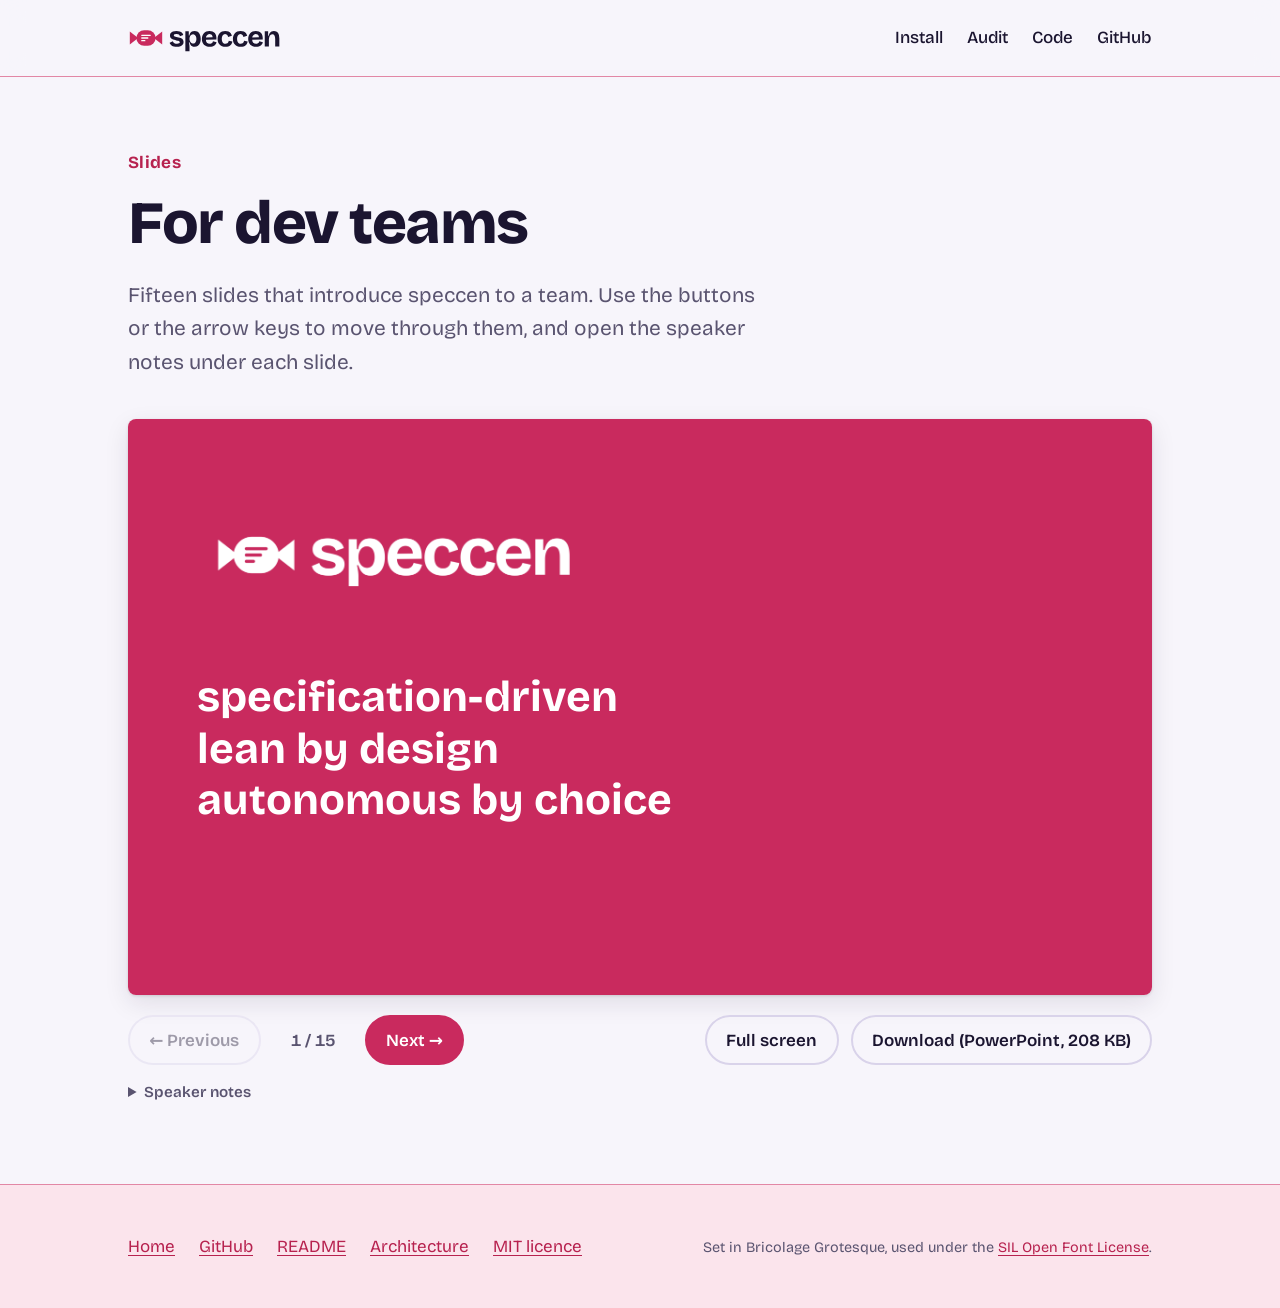
<file: slides.html>
<!doctype html>
<html lang="en">
<head>
<meta charset="utf-8">
<meta name="viewport" content="width=device-width, initial-scale=1">
<title>speccen for your team</title>
<meta name="description" content="A 15-slide introduction to speccen: the phases and their gates, the bundle, gated and autonomous modes, durable decisions and the maturity audit. With speaker notes.">
<meta name="theme-color" content="#C92A5E">
<link rel="canonical" href="https://speccen.dev/slides.html">
<link rel="icon" href="favicon.svg" type="image/svg+xml">
<meta property="og:type" content="website">
<meta property="og:title" content="speccen for devs">
<meta property="og:description" content="A 15-slide introduction to speccen: the phases and their gates, the bundle, gated and autonomous modes, durable decisions and the maturity audit. With speaker notes.">
<meta property="og:url" content="https://speccen.dev/slides.html">
<meta property="og:site_name" content="speccen">
<meta property="og:image" content="https://speccen.dev/assets/og-image.png">
<meta property="og:image:width" content="1200">
<meta property="og:image:height" content="630">
<meta name="twitter:card" content="summary_large_image">
<meta name="twitter:title" content="speccen for devs">
<meta name="twitter:description" content="A 15-slide introduction to speccen: the phases and their gates, the bundle, gated and autonomous modes, durable decisions and the maturity audit. With speaker notes.">
<meta name="twitter:image" content="https://speccen.dev/assets/og-image.png">
<link rel="apple-touch-icon" href="assets/app-icon-512.png">
<link rel="preload" href="assets/fonts/bricolage-grotesque-latin-wght-normal.woff2" as="font" type="font/woff2" crossorigin>
<link rel="stylesheet" href="assets/pages.css">
<script>document.documentElement.classList.add("js");</script>
<style>
/* the slides: a 1:1 replica of the PowerPoint file, positioned in slide-relative units */
.frame { container-type: inline-size; }
.slide { position: relative; aspect-ratio: 16 / 9; overflow: hidden; color: #1B1530; }
.slide .sh { position: absolute; margin: 0; box-sizing: border-box; }
.slide img.sh { display: block; }
.slide .sh > svg { position: absolute; inset: 0; width: 100%; height: 100%; }
.slide .tx { position: absolute; inset: 0; display: flex; flex-direction: column; }
.slide .tx p { margin: 0; line-height: 1.2; white-space: pre-wrap; overflow-wrap: break-word; }
.slide .bu { display: inline-block; }
.notes { margin-top: .9rem; color: var(--muted); }
.notes summary { cursor: pointer; font-weight: 600; font-size: .95rem; width: fit-content; }
.notes p { margin: .5rem 0 0; max-width: 46rem; }

.viewer { padding-block: 0 clamp(2.5rem, 7vw, 5rem); }
.stage { overflow: hidden; border-radius: 8px; box-shadow: 0 1px 3px rgb(0 0 0 / .12), 0 8px 24px rgb(27 21 48 / .1); }
.toolbar { display: none; }

/* without JavaScript the slides stack, each with its notes */
html:not(.js) .deck { display: grid; gap: clamp(2rem, 5vw, 3.5rem); }
html:not(.js) .stage { overflow: visible; border-radius: 0; box-shadow: none; }
html:not(.js) .slide { border-radius: 8px; }

/* with JavaScript: one slide at a time, sliding sideways */
.js .deck { display: flex; transition: transform .45s cubic-bezier(.2, .8, .2, 1); touch-action: pan-y; }
.js .frame { flex: 0 0 100%; min-width: 0; }
.js .frame .notes { display: none; }
@media (prefers-reduced-motion: reduce) { .js .deck { transition: none; } }
.js .toolbar { display: flex; flex-wrap: wrap; align-items: center; gap: .75rem 1rem; margin-top: 1.25rem; }
.toolbar .count { min-width: 4.5rem; text-align: center; font-weight: 600; font-variant-numeric: tabular-nums; color: var(--muted); }
.toolbar .end { margin-left: auto; display: flex; flex-wrap: wrap; gap: .75rem; }
.toolbar button:disabled { opacity: .4; cursor: default; }
.toolbar .btn { padding: .6rem 1.2rem; }

/* full screen: the slide fills the screen, the buttons stay below it */
.viewer:fullscreen { display: flex; flex-direction: column; align-items: center; justify-content: center; max-width: none; padding: 0; background: #000; }
.viewer:fullscreen .stage { width: min(100vw, calc((100vh - 5rem) * 16 / 9)); border-radius: 0; box-shadow: none; }
.viewer:fullscreen .toolbar { width: min(100vw, calc((100vh - 5rem) * 16 / 9)); margin-top: 1rem; padding-inline: 1rem; --ink: #F3EFFA; --muted: #B4ADCB; --line: #352D55; }
.viewer:fullscreen .notes, .viewer:fullscreen .download { display: none; }
</style>
</head>
<body>
<a class="skip" href="#main">Skip to content</a>

<div class="topbar">
<div class="container">
  <header class="top">
    <a href="./" aria-label="speccen, home"><svg xmlns="http://www.w3.org/2000/svg" viewBox="0 0 518 120" class="logo" aria-hidden="true" focusable="false"><g transform="translate(0 0) scale(1)"><path d="M34 60 L6 38 V82 Z" fill="#C92A5E"/><path d="M86 60 L114 38 V82 Z" fill="#C92A5E"/><rect x="28" y="34" width="64" height="52" rx="26" fill="#C92A5E"/><path d="M46 51 H74 M46 60 H66 M46 69 H56" stroke="#FFFFFF" stroke-width="4.5" stroke-linecap="round" fill="none"/></g><path transform="translate(136 88.0)" d="M26.50 1.34Q21.41 1.34 17.28 0.38Q13.15 -0.58 10.18 -2.40Q7.20 -4.22 5.38 -6.77Q3.55 -9.31 2.98 -12.48L13.54 -16.80Q13.92 -14.69 15.65 -12.86Q17.38 -11.04 20.30 -9.94Q23.23 -8.83 27.36 -8.83Q31.78 -8.83 34.18 -10.13Q36.58 -11.42 36.58 -13.82Q36.58 -15.65 35.23 -16.70Q33.89 -17.76 31.30 -18.53Q28.70 -19.30 25.06 -19.97Q21.50 -20.83 17.81 -21.79Q14.11 -22.75 10.99 -24.48Q7.87 -26.21 5.90 -29.04Q3.94 -31.87 3.94 -36.29Q3.94 -40.90 6.43 -44.35Q8.93 -47.81 13.73 -49.78Q18.53 -51.74 25.44 -51.74Q31.68 -51.74 36.38 -50.06Q41.09 -48.38 44.11 -45.26Q47.14 -42.14 48.19 -37.82L36.96 -34.08Q36.58 -36.38 35.09 -38.11Q33.60 -39.84 31.15 -40.70Q28.70 -41.57 25.44 -41.57Q21.31 -41.57 19.06 -40.22Q16.80 -38.88 16.80 -36.67Q16.80 -34.85 18.29 -33.70Q19.78 -32.54 22.46 -31.82Q25.15 -31.10 28.80 -30.34Q32.64 -29.57 36.29 -28.56Q39.94 -27.55 42.86 -25.92Q45.79 -24.29 47.52 -21.60Q49.25 -18.91 49.25 -14.69Q49.25 -9.70 46.56 -6.10Q43.87 -2.50 38.78 -0.58Q33.70 1.34 26.50 1.34Z M55.20 16.13V-50.40H66.62L66.72 -36.38L68.45 -36.29Q69.31 -41.38 71.47 -44.83Q73.63 -48.29 77.09 -50.02Q80.54 -51.74 85.06 -51.74Q91.78 -51.74 96.58 -48.43Q101.38 -45.12 103.92 -39.12Q106.46 -33.12 106.46 -24.96Q106.46 -17.38 104.16 -11.47Q101.86 -5.57 97.30 -2.11Q92.74 1.34 85.92 1.34Q81.12 1.34 77.81 -0.48Q74.50 -2.30 72.34 -5.62Q70.18 -8.93 68.74 -13.54H66.91Q67.49 -10.94 67.97 -8.26Q68.45 -5.57 68.74 -3.02Q69.02 -0.48 69.02 1.92V16.13ZM81.12 -9.70Q84.58 -9.70 86.98 -11.62Q89.38 -13.54 90.67 -16.99Q91.97 -20.45 91.97 -24.86Q91.97 -29.66 90.62 -33.07Q89.28 -36.48 86.78 -38.40Q84.29 -40.32 80.83 -40.32Q77.76 -40.32 75.55 -38.98Q73.34 -37.63 71.86 -35.42Q70.37 -33.22 69.70 -30.67Q69.02 -28.13 69.02 -25.82V-24.00Q69.02 -22.18 69.50 -20.21Q69.98 -18.24 71.04 -16.37Q72.10 -14.50 73.54 -13.01Q74.98 -11.52 76.90 -10.61Q78.82 -9.70 81.12 -9.70Z M136.51 1.34Q130.27 1.34 125.42 -0.38Q120.58 -2.11 117.22 -5.38Q113.86 -8.64 112.08 -13.44Q110.30 -18.24 110.30 -24.29Q110.30 -30.24 111.98 -35.28Q113.66 -40.32 116.93 -44.02Q120.19 -47.71 124.90 -49.73Q129.60 -51.74 135.55 -51.74Q141.31 -51.74 145.82 -49.87Q150.34 -48.00 153.36 -44.26Q156.38 -40.51 157.78 -35.09Q159.17 -29.66 158.78 -22.66L123.55 -22.27Q123.94 -15.84 127.10 -12.58Q130.66 -8.74 136.51 -8.74Q139.20 -8.74 141.07 -9.46Q142.94 -10.18 144.14 -11.33Q145.34 -12.48 146.06 -13.92Q146.78 -15.36 147.26 -16.80L159.26 -14.21Q158.40 -10.66 156.72 -7.82Q155.04 -4.99 152.26 -2.93Q149.47 -0.86 145.58 0.24Q141.70 1.34 136.51 1.34ZM123.94 -29.86 146.11 -30.14Q146.02 -32.74 145.25 -34.66Q143.90 -37.92 141.36 -39.46Q138.82 -40.99 135.74 -40.99Q132.10 -40.99 129.31 -39.07Q126.53 -37.15 124.99 -33.50Q124.32 -31.78 123.94 -29.86Z M188.83 1.34Q182.30 1.34 177.41 -0.58Q172.51 -2.50 169.25 -5.95Q165.98 -9.41 164.35 -14.16Q162.72 -18.91 162.72 -24.58Q162.72 -30.53 164.40 -35.47Q166.08 -40.42 169.34 -44.06Q172.61 -47.71 177.41 -49.73Q182.21 -51.74 188.35 -51.74Q194.50 -51.74 199.06 -49.73Q203.62 -47.71 206.45 -44.11Q209.28 -40.51 210.34 -35.62L197.57 -31.49Q197.28 -34.46 195.98 -36.62Q194.69 -38.78 192.53 -39.89Q190.37 -40.99 187.68 -40.99Q184.90 -40.99 182.88 -39.89Q180.86 -38.78 179.47 -36.72Q178.08 -34.66 177.36 -31.73Q176.64 -28.80 176.64 -25.15Q176.64 -19.97 178.03 -16.37Q179.42 -12.77 182.16 -10.90Q184.90 -9.02 188.93 -9.02Q192.77 -9.02 195.07 -10.51Q197.38 -12.00 198.48 -14.35Q199.58 -16.70 199.87 -19.20L211.97 -16.51Q211.49 -12.77 209.90 -9.50Q208.32 -6.24 205.44 -3.84Q202.56 -1.44 198.48 -0.05Q194.40 1.34 188.83 1.34Z M239.81 1.34Q233.28 1.34 228.38 -0.58Q223.49 -2.50 220.22 -5.95Q216.96 -9.41 215.33 -14.16Q213.70 -18.91 213.70 -24.58Q213.70 -30.53 215.38 -35.47Q217.06 -40.42 220.32 -44.06Q223.58 -47.71 228.38 -49.73Q233.18 -51.74 239.33 -51.74Q245.47 -51.74 250.03 -49.73Q254.59 -47.71 257.42 -44.11Q260.26 -40.51 261.31 -35.62L248.54 -31.49Q248.26 -34.46 246.96 -36.62Q245.66 -38.78 243.50 -39.89Q241.34 -40.99 238.66 -40.99Q235.87 -40.99 233.86 -39.89Q231.84 -38.78 230.45 -36.72Q229.06 -34.66 228.34 -31.73Q227.62 -28.80 227.62 -25.15Q227.62 -19.97 229.01 -16.37Q230.40 -12.77 233.14 -10.90Q235.87 -9.02 239.90 -9.02Q243.74 -9.02 246.05 -10.51Q248.35 -12.00 249.46 -14.35Q250.56 -16.70 250.85 -19.20L262.94 -16.51Q262.46 -12.77 260.88 -9.50Q259.30 -6.24 256.42 -3.84Q253.54 -1.44 249.46 -0.05Q245.38 1.34 239.81 1.34Z M290.88 1.34Q284.64 1.34 279.79 -0.38Q274.94 -2.11 271.58 -5.38Q268.22 -8.64 266.45 -13.44Q264.67 -18.24 264.67 -24.29Q264.67 -30.24 266.35 -35.28Q268.03 -40.32 271.30 -44.02Q274.56 -47.71 279.26 -49.73Q283.97 -51.74 289.92 -51.74Q295.68 -51.74 300.19 -49.87Q304.70 -48.00 307.73 -44.26Q310.75 -40.51 312.14 -35.09Q313.54 -29.66 313.15 -22.66L277.92 -22.27Q278.30 -15.84 281.47 -12.58Q285.02 -8.74 290.88 -8.74Q293.57 -8.74 295.44 -9.46Q297.31 -10.18 298.51 -11.33Q299.71 -12.48 300.43 -13.92Q301.15 -15.36 301.63 -16.80L313.63 -14.21Q312.77 -10.66 311.09 -7.82Q309.41 -4.99 306.62 -2.93Q303.84 -0.86 299.95 0.24Q296.06 1.34 290.88 1.34ZM278.30 -29.86 300.48 -30.14Q300.38 -32.74 299.62 -34.66Q298.27 -37.92 295.73 -39.46Q293.18 -40.99 290.11 -40.99Q286.46 -40.99 283.68 -39.07Q280.90 -37.15 279.36 -33.50Q278.69 -31.78 278.30 -29.86Z M319.87 0.00V-50.40H331.20L331.10 -35.33H333.02Q334.27 -40.80 336.58 -44.45Q338.88 -48.10 342.38 -49.92Q345.89 -51.74 350.69 -51.74Q359.42 -51.74 363.98 -45.60Q368.54 -39.46 368.54 -26.30V0.00H354.62V-24.77Q354.62 -32.83 352.27 -36.53Q349.92 -40.22 345.41 -40.22Q341.57 -40.22 338.98 -37.82Q336.38 -35.42 335.09 -31.54Q333.79 -27.65 333.70 -22.85V0.00Z" fill="currentColor"/></svg></a>
    <nav aria-label="Primary">
      <a href="./#install">Install</a>
      <a href="audit.html">Audit</a>
      <a href="code.html">Code</a>
      <a href="https://github.com/speccen/speccen-ai-toolkit">GitHub</a>
    </nav>
  </header>
</div>
</div>

<main id="main">
  <section class="hero container">
    <p class="kicker">Slides</p>
    <h1>For dev teams</h1>
    <p class="lead">Fifteen slides that introduce speccen to a team. Use the buttons or the arrow keys to move through them, and open the speaker notes under each slide.</p>
  </section>

  <div class="viewer container" id="viewer" role="region" aria-roledescription="carousel" aria-label="speccen for devs, slides">
  <div class="stage">
  <div class="deck" id="deck">

    <section class="frame" id="slide-1" aria-label="Slide 1: specification-driven lean by design autonomous by choice">
      <div class="slide" style="background:#C92A5E"><img class="sh" src="assets/slides/image2.png" alt="speccen logo" style="left:6.7500%;top:13.3333%;width:39.0000%;height:20.5795%"><div class="sh" data-name="Text 0" style="left:6.7500%;top:44.0000%;width:82.5000%;height:34.4573%"><div class="tx" style="justify-content:flex-start;padding-top:0.0000cqi;padding-right:0.0000cqi;padding-bottom:0.0000cqi;padding-left:0.0000cqi"><p style="text-align:left;font-size:4.1667cqi;margin-top:0.0000cqi"><span style="font-size:4.1667cqi;font-family:'Bricolage Grotesque', system-ui, sans-serif;font-weight:700;color:#FFFFFF">s</span><span style="font-size:4.1667cqi;font-family:'Bricolage Grotesque', system-ui, sans-serif;font-weight:700;color:#FFFFFF">pecification-driven</span><br><span style="font-size:4.1667cqi;font-family:'Bricolage Grotesque', system-ui, sans-serif;font-weight:700;color:#FFFFFF">lean by design</span><br><span style="font-size:4.1667cqi;font-family:'Bricolage Grotesque', system-ui, sans-serif;font-weight:700;color:#FFFFFF">a</span><span style="font-size:4.1667cqi;font-family:'Bricolage Grotesque', system-ui, sans-serif;font-weight:700;color:#FFFFFF">utonomous by choice</span></p></div></div></div>
      <details class="notes"><summary>Speaker notes</summary><p>Open with the name: speccen is West Flemish for candy. The tagline is the whole talk in one line.</p></details>
    </section>

    <section class="frame" id="slide-2" aria-label="Slide 2: Architecture erodes when AI builds fast">
      <div class="slide" style="background:#F7F5FB"><img class="sh" src="assets/slides/image1.png" alt="speccen mark" style="left:4.5000%;top:92.0000%;width:3.4500%;height:5.0667%"><div class="sh" data-name="Text 0" style="left:8.6250%;top:92.2667%;width:22.5000%;height:4.5333%"><div class="tx" style="justify-content:center;padding-top:0.0000cqi;padding-right:0.0000cqi;padding-bottom:0.0000cqi;padding-left:0.0000cqi"><p style="text-align:left;font-size:1.2500cqi"><span style="font-size:1.2500cqi;font-family:'Bricolage Grotesque', system-ui, sans-serif;font-weight:700;color:#5A5470">speccen</span></p></div></div><div class="sh" data-name="Slide Number Placeholder 0" style="left:90.7500%;top:92.6667%;width:4.5000%;height:4.0000%"><div class="tx" style="justify-content:flex-start;padding-top:0.3750cqi;padding-right:0.7500cqi;padding-bottom:0.3750cqi;padding-left:0.7500cqi"><p style="text-align:right;font-size:1.1458cqi"><span style="font-size:1.1458cqi;font-family:Calibri, Carlito, 'Segoe UI', system-ui, sans-serif;font-weight:400;color:#5A5470">2</span></p></div></div><div class="sh" data-name="Text 0" style="left:4.5000%;top:5.3333%;width:90.7500%;height:12.6667%"><div class="tx" style="justify-content:center;padding-top:0.0000cqi;padding-right:0.0000cqi;padding-bottom:0.0000cqi;padding-left:0.0000cqi"><p style="text-align:left;font-size:3.7500cqi;margin-top:0.0000cqi"><span style="font-size:3.7500cqi;font-family:'Bricolage Grotesque', system-ui, sans-serif;font-weight:700;color:#1B1530">Architecture erodes when AI builds fast</span></p></div></div><div class="sh" data-name="Problem card 1" style="left:4.5000%;top:23.3333%;width:29.2500%;height:46.0000%;background:#ECE8F6;outline:0.1042cqi solid #ECE8F6;outline-offset:calc(0.1042cqi / -2);border-radius:1.1250cqi"></div><div class="sh" data-name="Icon Decisions stay implicit circle" style="left:7.1250%;top:28.0000%;width:6.3750%;height:11.3333%;background:#C92A5E;outline:0.1042cqi solid #C92A5E;outline-offset:calc(0.1042cqi / -2);border-radius:50%"></div><img class="sh" src="assets/slides/image3.png" alt="" style="left:8.7188%;top:30.8333%;width:3.1875%;height:5.6667%"><div class="sh" data-name="Text 3" style="left:7.1250%;top:42.0000%;width:24.0000%;height:10.6667%"><div class="tx" style="justify-content:flex-start;padding-top:0.0000cqi;padding-right:0.0000cqi;padding-bottom:0.0000cqi;padding-left:0.0000cqi"><p style="text-align:left;font-size:2.1875cqi"><span style="font-size:2.1875cqi;font-family:'Bricolage Grotesque', system-ui, sans-serif;font-weight:700;color:#1B1530">Decisions stay implicit</span></p></div></div><div class="sh" data-name="Text 4" style="left:7.1250%;top:52.6667%;width:24.0000%;height:16.0000%"><div class="tx" style="justify-content:flex-start;padding-top:0.0000cqi;padding-right:0.0000cqi;padding-bottom:0.0000cqi;padding-left:0.0000cqi"><p style="text-align:left;font-size:1.5625cqi"><span style="font-size:1.5625cqi;font-family:Calibri, Carlito, 'Segoe UI', system-ui, sans-serif;font-weight:400;color:#1B1530">The reasoning behind a design choice lives in a chat session, not in the repository.</span></p></div></div><div class="sh" data-name="Problem card 2" style="left:35.2500%;top:23.3333%;width:29.2500%;height:46.0000%;background:#ECE8F6;outline:0.1042cqi solid #ECE8F6;outline-offset:calc(0.1042cqi / -2);border-radius:1.1250cqi"></div><div class="sh" data-name="Icon Drift arrives faster circle" style="left:37.8750%;top:28.0000%;width:6.3750%;height:11.3333%;background:#C92A5E;outline:0.1042cqi solid #C92A5E;outline-offset:calc(0.1042cqi / -2);border-radius:50%"></div><img class="sh" src="assets/slides/image4.png" alt="" style="left:39.4688%;top:30.8333%;width:3.1875%;height:5.6667%"><div class="sh" data-name="Text 7" style="left:37.8750%;top:42.0000%;width:24.0000%;height:10.6667%"><div class="tx" style="justify-content:flex-start;padding-top:0.0000cqi;padding-right:0.0000cqi;padding-bottom:0.0000cqi;padding-left:0.0000cqi"><p style="text-align:left;font-size:2.1875cqi"><span style="font-size:2.1875cqi;font-family:'Bricolage Grotesque', system-ui, sans-serif;font-weight:700;color:#1B1530">Drift arrives faster</span></p></div></div><div class="sh" data-name="Text 8" style="left:37.8750%;top:52.6667%;width:24.0000%;height:16.0000%"><div class="tx" style="justify-content:flex-start;padding-top:0.0000cqi;padding-right:0.0000cqi;padding-bottom:0.0000cqi;padding-left:0.0000cqi"><p style="text-align:left;font-size:1.5625cqi"><span style="font-size:1.5625cqi;font-family:Calibri, Carlito, 'Segoe UI', system-ui, sans-serif;font-weight:400;color:#1B1530">Generated code follows local patterns and can bend the architecture without anyone deciding to.</span></p></div></div><div class="sh" data-name="Problem card 3" style="left:66.0000%;top:23.3333%;width:29.2500%;height:46.0000%;background:#ECE8F6;outline:0.1042cqi solid #ECE8F6;outline-offset:calc(0.1042cqi / -2);border-radius:1.1250cqi"></div><div class="sh" data-name="Icon The why gets lost circle" style="left:68.6250%;top:28.0000%;width:6.3750%;height:11.3333%;background:#C92A5E;outline:0.1042cqi solid #C92A5E;outline-offset:calc(0.1042cqi / -2);border-radius:50%"></div><img class="sh" src="assets/slides/image5.png" alt="" style="left:70.2188%;top:30.8333%;width:3.1875%;height:5.6667%"><div class="sh" data-name="Text 11" style="left:68.6250%;top:42.0000%;width:24.0000%;height:10.6667%"><div class="tx" style="justify-content:flex-start;padding-top:0.0000cqi;padding-right:0.0000cqi;padding-bottom:0.0000cqi;padding-left:0.0000cqi"><p style="text-align:left;font-size:2.1875cqi"><span style="font-size:2.1875cqi;font-family:'Bricolage Grotesque', system-ui, sans-serif;font-weight:700;color:#1B1530">The why gets lost</span></p></div></div><div class="sh" data-name="Text 12" style="left:68.6250%;top:52.6667%;width:24.0000%;height:16.0000%"><div class="tx" style="justify-content:flex-start;padding-top:0.0000cqi;padding-right:0.0000cqi;padding-bottom:0.0000cqi;padding-left:0.0000cqi"><p style="text-align:left;font-size:1.5625cqi"><span style="font-size:1.5625cqi;font-family:Calibri, Carlito, 'Segoe UI', system-ui, sans-serif;font-weight:400;color:#1B1530">Nobody remembers why a fence was built, so nobody dares remove it. Or someone removes it too soon.</span></p></div></div><div class="sh" data-name="Text 13" style="left:4.5000%;top:75.3333%;width:90.7500%;height:8.0000%"><div class="tx" style="justify-content:flex-start;padding-top:0.0000cqi;padding-right:0.0000cqi;padding-bottom:0.0000cqi;padding-left:0.0000cqi"><p style="text-align:left;font-size:2.7083cqi"><span style="font-size:2.7083cqi;font-family:'Bricolage Grotesque', system-ui, sans-serif;font-weight:700;font-style:italic;color:#C92A5E">Make architectural decisions explicit, gated and durable.</span></p></div></div><div class="sh" data-name="Slide Number Placeholder 0" style="left:90.7500%;top:92.6667%;width:4.5000%;height:4.0000%"><div class="tx" style="justify-content:flex-start;padding-top:0.3750cqi;padding-right:0.7500cqi;padding-bottom:0.3750cqi;padding-left:0.7500cqi"><p style="text-align:right;font-size:1.1458cqi"><span style="font-size:1.1458cqi;font-family:Calibri, Carlito, 'Segoe UI', system-ui, sans-serif;font-weight:400;color:#5A5470">2</span></p></div></div></div>
      <details class="notes"><summary>Speaker notes</summary><p>AI makes code cheap. Architectural intent does not get cheaper to keep. Three gaps: implicit decisions, silent drift, and a lost why. speccen targets these.</p></details>
    </section>

    <section class="frame" id="slide-3" aria-label="Slide 3: What is speccen?">
      <div class="slide" style="background:#F7F5FB"><img class="sh" src="assets/slides/image1.png" alt="speccen mark" style="left:4.5000%;top:92.0000%;width:3.4500%;height:5.0667%"><div class="sh" data-name="Text 0" style="left:8.6250%;top:92.2667%;width:22.5000%;height:4.5333%"><div class="tx" style="justify-content:center;padding-top:0.0000cqi;padding-right:0.0000cqi;padding-bottom:0.0000cqi;padding-left:0.0000cqi"><p style="text-align:left;font-size:1.2500cqi"><span style="font-size:1.2500cqi;font-family:'Bricolage Grotesque', system-ui, sans-serif;font-weight:700;color:#5A5470">speccen</span></p></div></div><div class="sh" data-name="Slide Number Placeholder 0" style="left:90.7500%;top:92.6667%;width:4.5000%;height:4.0000%"><div class="tx" style="justify-content:flex-start;padding-top:0.3750cqi;padding-right:0.7500cqi;padding-bottom:0.3750cqi;padding-left:0.7500cqi"><p style="text-align:right;font-size:1.1458cqi"><span style="font-size:1.1458cqi;font-family:Calibri, Carlito, 'Segoe UI', system-ui, sans-serif;font-weight:400;color:#5A5470">3</span></p></div></div><div class="sh" data-name="Text 0" style="left:4.5000%;top:5.3333%;width:90.7500%;height:12.6667%"><div class="tx" style="justify-content:center;padding-top:0.0000cqi;padding-right:0.0000cqi;padding-bottom:0.0000cqi;padding-left:0.0000cqi"><p style="text-align:left;font-size:3.7500cqi;margin-top:0.0000cqi"><span style="font-size:3.7500cqi;font-family:'Bricolage Grotesque', system-ui, sans-serif;font-weight:700;color:#1B1530">What is speccen?</span></p></div></div><div class="sh" data-name="Dictionary panel" style="left:4.5000%;top:23.3333%;width:39.0000%;height:61.3333%;background:#FBE4EC;outline:0.1042cqi solid #ECE8F6;outline-offset:calc(0.1042cqi / -2);border-radius:1.1250cqi"></div><div class="sh" data-name="Text 2" style="left:7.5000%;top:28.6667%;width:33.0000%;height:13.3333%"><div class="tx" style="justify-content:flex-start;padding-top:0.0000cqi;padding-right:0.0000cqi;padding-bottom:0.0000cqi;padding-left:0.0000cqi"><p style="text-align:left;font-size:5.6250cqi"><span style="font-size:5.6250cqi;font-family:'Bricolage Grotesque', system-ui, sans-serif;font-weight:700;color:#C92A5E">speccen</span></p></div></div><div class="sh" data-name="Text 3" style="left:7.5000%;top:42.6667%;width:33.0000%;height:5.3333%"><div class="tx" style="justify-content:flex-start;padding-top:0.0000cqi;padding-right:0.0000cqi;padding-bottom:0.0000cqi;padding-left:0.0000cqi"><p style="text-align:left;font-size:1.6667cqi"><span style="font-size:1.6667cqi;font-family:Calibri, Carlito, 'Segoe UI', system-ui, sans-serif;font-weight:400;font-style:italic;color:#5A5470">/ˈspɛkŋ/   noun   West Flemish</span></p></div></div><div class="sh" data-name="Text 4" style="left:7.5000%;top:51.3333%;width:33.0000%;height:16.0000%"><div class="tx" style="justify-content:flex-start;padding-top:0.0000cqi;padding-right:0.0000cqi;padding-bottom:0.0000cqi;padding-left:0.0000cqi"><p style="text-align:left;font-size:2.5000cqi"><span style="font-size:2.5000cqi;font-family:'Bricolage Grotesque', system-ui, sans-serif;font-weight:400;color:#1B1530">Candy. Small, sweet, and made to be shared.</span></p></div></div><div class="sh" data-name="Icon A set of skills for AI coding hosts circle" style="left:48.0000%;top:24.6667%;width:6.0000%;height:10.6667%;background:#C92A5E;outline:0.1042cqi solid #C92A5E;outline-offset:calc(0.1042cqi / -2);border-radius:50%"></div><img class="sh" src="assets/slides/image6.png" alt="" style="left:49.5000%;top:27.3333%;width:3.0000%;height:5.3333%"><div class="sh" data-name="Text 6" style="left:55.8750%;top:23.3333%;width:39.7500%;height:6.0000%"><div class="tx" style="justify-content:flex-start;padding-top:0.0000cqi;padding-right:0.0000cqi;padding-bottom:0.0000cqi;padding-left:0.0000cqi"><p style="text-align:left;font-size:2.1875cqi"><span style="font-size:2.1875cqi;font-family:'Bricolage Grotesque', system-ui, sans-serif;font-weight:700;color:#1B1530">A set of skills for AI coding hosts</span></p></div></div><div class="sh" data-name="Text 7" style="left:55.8750%;top:30.0000%;width:39.7500%;height:12.0000%"><div class="tx" style="justify-content:flex-start;padding-top:0.0000cqi;padding-right:0.0000cqi;padding-bottom:0.0000cqi;padding-left:0.0000cqi"><p style="text-align:left;font-size:1.5625cqi"><span style="font-size:1.5625cqi;font-family:Calibri, Carlito, 'Segoe UI', system-ui, sans-serif;font-weight:400;color:#1B1530">Works with Claude Code and GitHub Copilot CLI. Host-agnostic by design.</span></p></div></div><div class="sh" data-name="Icon Gated by the Architect circle" style="left:48.0000%;top:46.0000%;width:6.0000%;height:10.6667%;background:#C92A5E;outline:0.1042cqi solid #C92A5E;outline-offset:calc(0.1042cqi / -2);border-radius:50%"></div><img class="sh" src="assets/slides/image7.png" alt="" style="left:49.5000%;top:48.6667%;width:3.0000%;height:5.3333%"><div class="sh" data-name="Text 9" style="left:55.8750%;top:44.6667%;width:39.7500%;height:6.0000%"><div class="tx" style="justify-content:flex-start;padding-top:0.0000cqi;padding-right:0.0000cqi;padding-bottom:0.0000cqi;padding-left:0.0000cqi"><p style="text-align:left;font-size:2.1875cqi"><span style="font-size:2.1875cqi;font-family:'Bricolage Grotesque', system-ui, sans-serif;font-weight:700;color:#1B1530">Gated by the Architect</span></p></div></div><div class="sh" data-name="Text 10" style="left:55.8750%;top:51.3333%;width:39.7500%;height:12.0000%"><div class="tx" style="justify-content:flex-start;padding-top:0.0000cqi;padding-right:0.0000cqi;padding-bottom:0.0000cqi;padding-left:0.0000cqi"><p style="text-align:left;font-size:1.5625cqi"><span style="font-size:1.5625cqi;font-family:Calibri, Carlito, 'Segoe UI', system-ui, sans-serif;font-weight:400;color:#1B1530">Each phase ends at a gate where a human decides what happens next.</span></p></div></div><div class="sh" data-name="Icon Output you can review circle" style="left:48.0000%;top:67.3333%;width:6.0000%;height:10.6667%;background:#C92A5E;outline:0.1042cqi solid #C92A5E;outline-offset:calc(0.1042cqi / -2);border-radius:50%"></div><img class="sh" src="assets/slides/image8.png" alt="" style="left:49.5000%;top:70.0000%;width:3.0000%;height:5.3333%"><div class="sh" data-name="Text 12" style="left:55.8750%;top:66.0000%;width:39.7500%;height:6.0000%"><div class="tx" style="justify-content:flex-start;padding-top:0.0000cqi;padding-right:0.0000cqi;padding-bottom:0.0000cqi;padding-left:0.0000cqi"><p style="text-align:left;font-size:2.1875cqi"><span style="font-size:2.1875cqi;font-family:'Bricolage Grotesque', system-ui, sans-serif;font-weight:700;color:#1B1530">Output you can review</span></p></div></div><div class="sh" data-name="Text 13" style="left:55.8750%;top:72.6667%;width:39.7500%;height:12.0000%"><div class="tx" style="justify-content:flex-start;padding-top:0.0000cqi;padding-right:0.0000cqi;padding-bottom:0.0000cqi;padding-left:0.0000cqi"><p style="text-align:left;font-size:1.5625cqi"><span style="font-size:1.5625cqi;font-family:Calibri, Carlito, 'Segoe UI', system-ui, sans-serif;font-weight:400;color:#1B1530">A bundle of plain markdown: state, log, decisions, and one summary per phase.</span></p></div></div><div class="sh" data-name="Slide Number Placeholder 0" style="left:90.7500%;top:92.6667%;width:4.5000%;height:4.0000%"><div class="tx" style="justify-content:flex-start;padding-top:0.3750cqi;padding-right:0.7500cqi;padding-bottom:0.3750cqi;padding-left:0.7500cqi"><p style="text-align:right;font-size:1.1458cqi"><span style="font-size:1.1458cqi;font-family:Calibri, Carlito, 'Segoe UI', system-ui, sans-serif;font-weight:400;color:#5A5470">3</span></p></div></div></div>
      <details class="notes"><summary>Speaker notes</summary><p>speccen is the toolkit formerly known as AGWS (analysis-gated workflow skills). It is a set of skills, not a service: you install it in your AI coding host and it structures feature work into gated phases that leave a reviewable trail.</p></details>
    </section>

    <section class="frame" id="slide-4" aria-label="Slide 4: Three principles">
      <div class="slide" style="background:#F7F5FB"><img class="sh" src="assets/slides/image1.png" alt="speccen mark" style="left:4.5000%;top:92.0000%;width:3.4500%;height:5.0667%"><div class="sh" data-name="Text 0" style="left:8.6250%;top:92.2667%;width:22.5000%;height:4.5333%"><div class="tx" style="justify-content:center;padding-top:0.0000cqi;padding-right:0.0000cqi;padding-bottom:0.0000cqi;padding-left:0.0000cqi"><p style="text-align:left;font-size:1.2500cqi"><span style="font-size:1.2500cqi;font-family:'Bricolage Grotesque', system-ui, sans-serif;font-weight:700;color:#5A5470">speccen</span></p></div></div><div class="sh" data-name="Slide Number Placeholder 0" style="left:90.7500%;top:92.6667%;width:4.5000%;height:4.0000%"><div class="tx" style="justify-content:flex-start;padding-top:0.3750cqi;padding-right:0.7500cqi;padding-bottom:0.3750cqi;padding-left:0.7500cqi"><p style="text-align:right;font-size:1.1458cqi"><span style="font-size:1.1458cqi;font-family:Calibri, Carlito, 'Segoe UI', system-ui, sans-serif;font-weight:400;color:#5A5470">4</span></p></div></div><div class="sh" data-name="Text 0" style="left:4.5000%;top:5.3333%;width:90.7500%;height:12.6667%"><div class="tx" style="justify-content:center;padding-top:0.0000cqi;padding-right:0.0000cqi;padding-bottom:0.0000cqi;padding-left:0.0000cqi"><p style="text-align:left;font-size:3.7500cqi;margin-top:0.0000cqi"><span style="font-size:3.7500cqi;font-family:'Bricolage Grotesque', system-ui, sans-serif;font-weight:700;color:#1B1530">Three principles</span></p></div></div><div class="sh" data-name="Principle card 1" style="left:4.5000%;top:23.3333%;width:29.2500%;height:60.0000%;background:#ECE8F6;outline:0.1042cqi solid #ECE8F6;outline-offset:calc(0.1042cqi / -2);border-radius:1.1250cqi"></div><div class="sh" data-name="Icon Specification-driven circle" style="left:7.5000%;top:28.6667%;width:7.1250%;height:12.6667%;background:#C92A5E;outline:0.1042cqi solid #C92A5E;outline-offset:calc(0.1042cqi / -2);border-radius:50%"></div><img class="sh" src="assets/slides/image9.png" alt="" style="left:9.2812%;top:31.8333%;width:3.5625%;height:6.3333%"><div class="sh" data-name="Text 3" style="left:7.5000%;top:45.3333%;width:24.0000%;height:12.0000%"><div class="tx" style="justify-content:flex-start;padding-top:0.0000cqi;padding-right:0.0000cqi;padding-bottom:0.0000cqi;padding-left:0.0000cqi"><p style="text-align:left;font-size:2.5000cqi"><span style="font-size:2.5000cqi;font-family:'Bricolage Grotesque', system-ui, sans-serif;font-weight:700;color:#1B1530">Specification-driven</span></p></div></div><div class="sh" data-name="Text 4" style="left:7.5000%;top:57.3333%;width:24.0000%;height:22.6667%"><div class="tx" style="justify-content:flex-start;padding-top:0.0000cqi;padding-right:0.0000cqi;padding-bottom:0.0000cqi;padding-left:0.0000cqi"><p style="text-align:left;font-size:1.6667cqi"><span style="font-size:1.6667cqi;font-family:Calibri, Carlito, 'Segoe UI', system-ui, sans-serif;font-weight:400;color:#1B1530">Intent, evidence and decisions are written down and reviewed before code is built.</span></p></div></div><div class="sh" data-name="Principle card 2" style="left:35.2500%;top:23.3333%;width:29.2500%;height:60.0000%;background:#C92A5E;outline:0.1042cqi solid #C92A5E;outline-offset:calc(0.1042cqi / -2);border-radius:1.1250cqi"></div><div class="sh" data-name="Icon Lean by design circle" style="left:38.2500%;top:28.6667%;width:7.1250%;height:12.6667%;background:#FFFFFF;outline:0.1042cqi solid #FFFFFF;outline-offset:calc(0.1042cqi / -2);border-radius:50%"></div><img class="sh" src="assets/slides/image10.png" alt="" style="left:40.0312%;top:31.8333%;width:3.5625%;height:6.3333%"><div class="sh" data-name="Text 7" style="left:38.2500%;top:45.3333%;width:24.0000%;height:12.0000%"><div class="tx" style="justify-content:flex-start;padding-top:0.0000cqi;padding-right:0.0000cqi;padding-bottom:0.0000cqi;padding-left:0.0000cqi"><p style="text-align:left;font-size:2.5000cqi"><span style="font-size:2.5000cqi;font-family:'Bricolage Grotesque', system-ui, sans-serif;font-weight:700;color:#FFFFFF">Lean by design</span></p></div></div><div class="sh" data-name="Text 8" style="left:38.2500%;top:57.3333%;width:24.0000%;height:22.6667%"><div class="tx" style="justify-content:flex-start;padding-top:0.0000cqi;padding-right:0.0000cqi;padding-bottom:0.0000cqi;padding-left:0.0000cqi"><p style="text-align:left;font-size:1.6667cqi"><span style="font-size:1.6667cqi;font-family:Calibri, Carlito, 'Segoe UI', system-ui, sans-serif;font-weight:400;color:#FFFFFF">Avoid waste by not building what is not needed. This is not about writing fewer documents.</span></p></div></div><div class="sh" data-name="Principle card 3" style="left:66.0000%;top:23.3333%;width:29.2500%;height:60.0000%;background:#ECE8F6;outline:0.1042cqi solid #ECE8F6;outline-offset:calc(0.1042cqi / -2);border-radius:1.1250cqi"></div><div class="sh" data-name="Icon Autonomous by choice circle" style="left:69.0000%;top:28.6667%;width:7.1250%;height:12.6667%;background:#C92A5E;outline:0.1042cqi solid #C92A5E;outline-offset:calc(0.1042cqi / -2);border-radius:50%"></div><img class="sh" src="assets/slides/image11.png" alt="" style="left:70.7812%;top:31.8333%;width:3.5625%;height:6.3333%"><div class="sh" data-name="Text 11" style="left:69.0000%;top:45.3333%;width:24.0000%;height:12.0000%"><div class="tx" style="justify-content:flex-start;padding-top:0.0000cqi;padding-right:0.0000cqi;padding-bottom:0.0000cqi;padding-left:0.0000cqi"><p style="text-align:left;font-size:2.5000cqi"><span style="font-size:2.5000cqi;font-family:'Bricolage Grotesque', system-ui, sans-serif;font-weight:700;color:#1B1530">Autonomous by choice</span></p></div></div><div class="sh" data-name="Text 12" style="left:69.0000%;top:57.3333%;width:24.0000%;height:22.6667%"><div class="tx" style="justify-content:flex-start;padding-top:0.0000cqi;padding-right:0.0000cqi;padding-bottom:0.0000cqi;padding-left:0.0000cqi"><p style="text-align:left;font-size:1.6667cqi"><span style="font-size:1.6667cqi;font-family:Calibri, Carlito, 'Segoe UI', system-ui, sans-serif;font-weight:400;color:#1B1530">Gated is the default. Per bundle or per phase, the agent can take the decision seat as a delegate.</span></p></div></div><div class="sh" data-name="Slide Number Placeholder 0" style="left:90.7500%;top:92.6667%;width:4.5000%;height:4.0000%"><div class="tx" style="justify-content:flex-start;padding-top:0.3750cqi;padding-right:0.7500cqi;padding-bottom:0.3750cqi;padding-left:0.7500cqi"><p style="text-align:right;font-size:1.1458cqi"><span style="font-size:1.1458cqi;font-family:Calibri, Carlito, 'Segoe UI', system-ui, sans-serif;font-weight:400;color:#5A5470">4</span></p></div></div></div>
      <details class="notes"><summary>Speaker notes</summary><p>These are the three halves of the tagline. Stress that lean means avoiding unnecessary building, not minimising paperwork.</p></details>
    </section>

    <section class="frame" id="slide-5" aria-label="Slide 5: Six core phases, two optional passes">
      <div class="slide" style="background:#F7F5FB"><img class="sh" src="assets/slides/image1.png" alt="speccen mark" style="left:4.5000%;top:92.0000%;width:3.4500%;height:5.0667%"><div class="sh" data-name="Text 0" style="left:8.6250%;top:92.2667%;width:22.5000%;height:4.5333%"><div class="tx" style="justify-content:center;padding-top:0.0000cqi;padding-right:0.0000cqi;padding-bottom:0.0000cqi;padding-left:0.0000cqi"><p style="text-align:left;font-size:1.2500cqi"><span style="font-size:1.2500cqi;font-family:'Bricolage Grotesque', system-ui, sans-serif;font-weight:700;color:#5A5470">speccen</span></p></div></div><div class="sh" data-name="Slide Number Placeholder 0" style="left:90.7500%;top:92.6667%;width:4.5000%;height:4.0000%"><div class="tx" style="justify-content:flex-start;padding-top:0.3750cqi;padding-right:0.7500cqi;padding-bottom:0.3750cqi;padding-left:0.7500cqi"><p style="text-align:right;font-size:1.1458cqi"><span style="font-size:1.1458cqi;font-family:Calibri, Carlito, 'Segoe UI', system-ui, sans-serif;font-weight:400;color:#5A5470">5</span></p></div></div><div class="sh" data-name="Text 0" style="left:4.5000%;top:5.3333%;width:90.7500%;height:12.6667%"><div class="tx" style="justify-content:center;padding-top:0.0000cqi;padding-right:0.0000cqi;padding-bottom:0.0000cqi;padding-left:0.0000cqi"><p style="text-align:left;font-size:3.7500cqi;margin-top:0.0000cqi"><span style="font-size:3.7500cqi;font-family:'Bricolage Grotesque', system-ui, sans-serif;font-weight:700;color:#1B1530">Six core phases, two optional passes</span></p></div></div><div class="sh" data-name="Text 1" style="left:6.0000%;top:21.3333%;width:45.0000%;height:4.6667%"><div class="tx" style="justify-content:flex-start;padding-top:0.0000cqi;padding-right:0.0000cqi;padding-bottom:0.0000cqi;padding-left:0.0000cqi"><p style="text-align:left;font-size:1.4583cqi"><span style="font-size:1.4583cqi;font-family:Calibri, Carlito, 'Segoe UI', system-ui, sans-serif;font-weight:700;color:#C92A5E">Every phase ends at a gate</span></p></div></div><div class="sh" data-name="Phase connector" style="left:9.5625%;top:34.7222%;width:81.3750%;height:0.5556%"><svg viewBox="0 0 9921240 38100.0" preserveAspectRatio="none" overflow="visible" aria-hidden="true"><line x1="0" y1="19050.0" x2="9921240" y2="19050.0" stroke="#F27AA0" stroke-width="38100"/></svg></div><div class="sh" data-name="Phase 1" style="left:6.0000%;top:28.6667%;width:7.1250%;height:12.6667%;background:#C92A5E;outline:0.2604cqi solid #C92A5E;outline-offset:calc(0.2604cqi / -2);border-radius:50%"></div><div class="sh" data-name="Text 4" style="left:6.0000%;top:28.6667%;width:7.1250%;height:12.6667%"><div class="tx" style="justify-content:center;padding-top:0.0000cqi;padding-right:0.0000cqi;padding-bottom:0.0000cqi;padding-left:0.0000cqi"><p style="text-align:center;font-size:2.5000cqi"><span style="font-size:2.5000cqi;font-family:'Bricolage Grotesque', system-ui, sans-serif;font-weight:700;color:#FFFFFF">01</span></p></div></div><div class="sh" data-name="Text 5" style="left:4.1250%;top:42.9333%;width:10.8750%;height:8.0000%"><div class="tx" style="justify-content:flex-start;padding-top:0.0000cqi;padding-right:0.0000cqi;padding-bottom:0.0000cqi;padding-left:0.0000cqi"><p style="text-align:center;font-size:1.3542cqi"><span style="font-size:1.3542cqi;font-family:'Bricolage Grotesque', system-ui, sans-serif;font-weight:700;color:#1B1530">Feature analysis</span></p></div></div><div class="sh" data-name="Phase 2" style="left:17.6250%;top:28.6667%;width:7.1250%;height:12.6667%;background:#C92A5E;outline:0.2604cqi solid #C92A5E;outline-offset:calc(0.2604cqi / -2);border-radius:50%"></div><div class="sh" data-name="Text 7" style="left:17.6250%;top:28.6667%;width:7.1250%;height:12.6667%"><div class="tx" style="justify-content:center;padding-top:0.0000cqi;padding-right:0.0000cqi;padding-bottom:0.0000cqi;padding-left:0.0000cqi"><p style="text-align:center;font-size:2.5000cqi"><span style="font-size:2.5000cqi;font-family:'Bricolage Grotesque', system-ui, sans-serif;font-weight:700;color:#FFFFFF">02</span></p></div></div><div class="sh" data-name="Text 8" style="left:15.7500%;top:42.9333%;width:10.8750%;height:8.0000%"><div class="tx" style="justify-content:flex-start;padding-top:0.0000cqi;padding-right:0.0000cqi;padding-bottom:0.0000cqi;padding-left:0.0000cqi"><p style="text-align:center;font-size:1.3542cqi"><span style="font-size:1.3542cqi;font-family:'Bricolage Grotesque', system-ui, sans-serif;font-weight:700;color:#1B1530">Code analysis</span></p></div></div><div class="sh" data-name="Phase 3" style="left:29.2500%;top:28.6667%;width:7.1250%;height:12.6667%;background:#C92A5E;outline:0.2604cqi solid #C92A5E;outline-offset:calc(0.2604cqi / -2);border-radius:50%"></div><div class="sh" data-name="Text 10" style="left:29.2500%;top:28.6667%;width:7.1250%;height:12.6667%"><div class="tx" style="justify-content:center;padding-top:0.0000cqi;padding-right:0.0000cqi;padding-bottom:0.0000cqi;padding-left:0.0000cqi"><p style="text-align:center;font-size:2.5000cqi"><span style="font-size:2.5000cqi;font-family:'Bricolage Grotesque', system-ui, sans-serif;font-weight:700;color:#FFFFFF">03</span></p></div></div><div class="sh" data-name="Text 11" style="left:27.3750%;top:42.9333%;width:10.8750%;height:8.0000%"><div class="tx" style="justify-content:flex-start;padding-top:0.0000cqi;padding-right:0.0000cqi;padding-bottom:0.0000cqi;padding-left:0.0000cqi"><p style="text-align:center;font-size:1.3542cqi"><span style="font-size:1.3542cqi;font-family:'Bricolage Grotesque', system-ui, sans-serif;font-weight:700;color:#1B1530">Compliance &amp; review</span></p></div></div><div class="sh" data-name="Phase 4" style="left:40.8750%;top:28.6667%;width:7.1250%;height:12.6667%;background:#C92A5E;outline:0.2604cqi solid #C92A5E;outline-offset:calc(0.2604cqi / -2);border-radius:50%"></div><div class="sh" data-name="Text 13" style="left:40.8750%;top:28.6667%;width:7.1250%;height:12.6667%"><div class="tx" style="justify-content:center;padding-top:0.0000cqi;padding-right:0.0000cqi;padding-bottom:0.0000cqi;padding-left:0.0000cqi"><p style="text-align:center;font-size:2.5000cqi"><span style="font-size:2.5000cqi;font-family:'Bricolage Grotesque', system-ui, sans-serif;font-weight:700;color:#FFFFFF">04</span></p></div></div><div class="sh" data-name="Text 14" style="left:39.0000%;top:42.9333%;width:10.8750%;height:8.0000%"><div class="tx" style="justify-content:flex-start;padding-top:0.0000cqi;padding-right:0.0000cqi;padding-bottom:0.0000cqi;padding-left:0.0000cqi"><p style="text-align:center;font-size:1.3542cqi"><span style="font-size:1.3542cqi;font-family:'Bricolage Grotesque', system-ui, sans-serif;font-weight:700;color:#1B1530">Specification</span></p></div></div><div class="sh" data-name="Phase 5" style="left:52.5000%;top:28.6667%;width:7.1250%;height:12.6667%;background:#C92A5E;outline:0.2604cqi solid #C92A5E;outline-offset:calc(0.2604cqi / -2);border-radius:50%"></div><div class="sh" data-name="Text 16" style="left:52.5000%;top:28.6667%;width:7.1250%;height:12.6667%"><div class="tx" style="justify-content:center;padding-top:0.0000cqi;padding-right:0.0000cqi;padding-bottom:0.0000cqi;padding-left:0.0000cqi"><p style="text-align:center;font-size:2.5000cqi"><span style="font-size:2.5000cqi;font-family:'Bricolage Grotesque', system-ui, sans-serif;font-weight:700;color:#FFFFFF">05</span></p></div></div><div class="sh" data-name="Text 17" style="left:50.6250%;top:42.9333%;width:10.8750%;height:8.0000%"><div class="tx" style="justify-content:flex-start;padding-top:0.0000cqi;padding-right:0.0000cqi;padding-bottom:0.0000cqi;padding-left:0.0000cqi"><p style="text-align:center;font-size:1.3542cqi"><span style="font-size:1.3542cqi;font-family:'Bricolage Grotesque', system-ui, sans-serif;font-weight:700;color:#1B1530">Implementation</span></p></div></div><div class="sh" data-name="Phase 6" style="left:64.1250%;top:28.6667%;width:7.1250%;height:12.6667%;background:#C92A5E;outline:0.2604cqi solid #C92A5E;outline-offset:calc(0.2604cqi / -2);border-radius:50%"></div><div class="sh" data-name="Text 19" style="left:64.1250%;top:28.6667%;width:7.1250%;height:12.6667%"><div class="tx" style="justify-content:center;padding-top:0.0000cqi;padding-right:0.0000cqi;padding-bottom:0.0000cqi;padding-left:0.0000cqi"><p style="text-align:center;font-size:2.5000cqi"><span style="font-size:2.5000cqi;font-family:'Bricolage Grotesque', system-ui, sans-serif;font-weight:700;color:#FFFFFF">06</span></p></div></div><div class="sh" data-name="Text 20" style="left:62.2500%;top:42.9333%;width:10.8750%;height:8.0000%"><div class="tx" style="justify-content:flex-start;padding-top:0.0000cqi;padding-right:0.0000cqi;padding-bottom:0.0000cqi;padding-left:0.0000cqi"><p style="text-align:center;font-size:1.3542cqi"><span style="font-size:1.3542cqi;font-family:'Bricolage Grotesque', system-ui, sans-serif;font-weight:700;color:#1B1530">Close-out</span></p></div></div><div class="sh" data-name="Phase 7" style="left:75.7500%;top:28.6667%;width:7.1250%;height:12.6667%;background:#F7F5FB;outline:0.2604cqi solid #C92A5E;outline-offset:calc(0.2604cqi / -2);border-radius:50%"></div><div class="sh" data-name="Text 22" style="left:75.7500%;top:28.6667%;width:7.1250%;height:12.6667%"><div class="tx" style="justify-content:center;padding-top:0.0000cqi;padding-right:0.0000cqi;padding-bottom:0.0000cqi;padding-left:0.0000cqi"><p style="text-align:center;font-size:2.5000cqi"><span style="font-size:2.5000cqi;font-family:'Bricolage Grotesque', system-ui, sans-serif;font-weight:700;color:#C92A5E">07</span></p></div></div><div class="sh" data-name="Text 23" style="left:73.8750%;top:42.9333%;width:10.8750%;height:8.0000%"><div class="tx" style="justify-content:flex-start;padding-top:0.0000cqi;padding-right:0.0000cqi;padding-bottom:0.0000cqi;padding-left:0.0000cqi"><p style="text-align:center;font-size:1.3542cqi"><span style="font-size:1.3542cqi;font-family:'Bricolage Grotesque', system-ui, sans-serif;font-weight:700;color:#1B1530">Retrospective</span></p></div></div><div class="sh" data-name="Phase 8" style="left:87.3750%;top:28.6667%;width:7.1250%;height:12.6667%;background:#F7F5FB;outline:0.2604cqi solid #C92A5E;outline-offset:calc(0.2604cqi / -2);border-radius:50%"></div><div class="sh" data-name="Text 25" style="left:87.3750%;top:28.6667%;width:7.1250%;height:12.6667%"><div class="tx" style="justify-content:center;padding-top:0.0000cqi;padding-right:0.0000cqi;padding-bottom:0.0000cqi;padding-left:0.0000cqi"><p style="text-align:center;font-size:2.5000cqi"><span style="font-size:2.5000cqi;font-family:'Bricolage Grotesque', system-ui, sans-serif;font-weight:700;color:#C92A5E">08</span></p></div></div><div class="sh" data-name="Text 26" style="left:85.5000%;top:42.9333%;width:10.8750%;height:8.0000%"><div class="tx" style="justify-content:flex-start;padding-top:0.0000cqi;padding-right:0.0000cqi;padding-bottom:0.0000cqi;padding-left:0.0000cqi"><p style="text-align:center;font-size:1.3542cqi"><span style="font-size:1.3542cqi;font-family:'Bricolage Grotesque', system-ui, sans-serif;font-weight:700;color:#1B1530">Reference</span></p></div></div><div class="sh" data-name="Cluster Understand, decide, specify" style="left:5.2500%;top:56.6667%;width:43.5000%;height:29.3333%;background:#ECE8F6;outline:0.1042cqi solid #ECE8F6;outline-offset:calc(0.1042cqi / -2);border-radius:0.9001cqi"></div><div class="sh" data-name="Text 28" style="left:6.7500%;top:58.6667%;width:40.5000%;height:4.0000%"><div class="tx" style="justify-content:flex-start;padding-top:0.0000cqi;padding-right:0.0000cqi;padding-bottom:0.0000cqi;padding-left:0.0000cqi"><p style="text-align:left;font-size:1.2500cqi"><span style="font-size:1.2500cqi;font-family:Calibri, Carlito, 'Segoe UI', system-ui, sans-serif;font-weight:700;color:#5A5470">Phases 01–04</span></p></div></div><div class="sh" data-name="Text 29" style="left:6.7500%;top:62.6667%;width:40.5000%;height:5.3333%"><div class="tx" style="justify-content:flex-start;padding-top:0.0000cqi;padding-right:0.0000cqi;padding-bottom:0.0000cqi;padding-left:0.0000cqi"><p style="text-align:left;font-size:1.7708cqi"><span style="font-size:1.7708cqi;font-family:'Bricolage Grotesque', system-ui, sans-serif;font-weight:700;color:#1B1530">Understand, decide, specify</span></p></div></div><div class="sh" data-name="Text 30" style="left:6.7500%;top:69.3333%;width:40.5000%;height:16.0000%"><div class="tx" style="justify-content:flex-start;padding-top:0.0000cqi;padding-right:0.0000cqi;padding-bottom:0.0000cqi;padding-left:0.0000cqi"><p style="text-align:left;font-size:1.4583cqi"><span style="font-size:1.4583cqi;font-family:Calibri, Carlito, 'Segoe UI', system-ui, sans-serif;font-weight:400;color:#1B1530">No code is touched. Analysis, ADRs and the full specification are agreed first, so review shifts left.</span></p></div></div><div class="sh" data-name="Cluster Build, close out" style="left:51.7500%;top:56.6667%;width:20.2500%;height:29.3333%;background:#ECE8F6;outline:0.1042cqi solid #ECE8F6;outline-offset:calc(0.1042cqi / -2);border-radius:0.9001cqi"></div><div class="sh" data-name="Text 32" style="left:53.2500%;top:58.6667%;width:17.2500%;height:4.0000%"><div class="tx" style="justify-content:flex-start;padding-top:0.0000cqi;padding-right:0.0000cqi;padding-bottom:0.0000cqi;padding-left:0.0000cqi"><p style="text-align:left;font-size:1.2500cqi"><span style="font-size:1.2500cqi;font-family:Calibri, Carlito, 'Segoe UI', system-ui, sans-serif;font-weight:700;color:#5A5470">Phases 05–06</span></p></div></div><div class="sh" data-name="Text 33" style="left:53.2500%;top:62.6667%;width:17.2500%;height:5.3333%"><div class="tx" style="justify-content:flex-start;padding-top:0.0000cqi;padding-right:0.0000cqi;padding-bottom:0.0000cqi;padding-left:0.0000cqi"><p style="text-align:left;font-size:1.7708cqi"><span style="font-size:1.7708cqi;font-family:'Bricolage Grotesque', system-ui, sans-serif;font-weight:700;color:#1B1530">Build, close out</span></p></div></div><div class="sh" data-name="Text 34" style="left:53.2500%;top:69.3333%;width:17.2500%;height:16.0000%"><div class="tx" style="justify-content:flex-start;padding-top:0.0000cqi;padding-right:0.0000cqi;padding-bottom:0.0000cqi;padding-left:0.0000cqi"><p style="text-align:left;font-size:1.4583cqi"><span style="font-size:1.4583cqi;font-family:Calibri, Carlito, 'Segoe UI', system-ui, sans-serif;font-weight:400;color:#1B1530">Phase 05 changes the code. Close-out graduates durable knowledge.</span></p></div></div><div class="sh" data-name="Cluster Optional passes" style="left:75.0000%;top:56.6667%;width:20.2500%;height:29.3333%;background:#ECE8F6;outline:0.1042cqi solid #ECE8F6;outline-offset:calc(0.1042cqi / -2);border-radius:0.9001cqi"></div><div class="sh" data-name="Text 36" style="left:76.5000%;top:58.6667%;width:17.2500%;height:4.0000%"><div class="tx" style="justify-content:flex-start;padding-top:0.0000cqi;padding-right:0.0000cqi;padding-bottom:0.0000cqi;padding-left:0.0000cqi"><p style="text-align:left;font-size:1.2500cqi"><span style="font-size:1.2500cqi;font-family:Calibri, Carlito, 'Segoe UI', system-ui, sans-serif;font-weight:700;color:#5A5470">Phases 07–08</span></p></div></div><div class="sh" data-name="Text 37" style="left:76.5000%;top:62.6667%;width:17.2500%;height:5.3333%"><div class="tx" style="justify-content:flex-start;padding-top:0.0000cqi;padding-right:0.0000cqi;padding-bottom:0.0000cqi;padding-left:0.0000cqi"><p style="text-align:left;font-size:1.7708cqi"><span style="font-size:1.7708cqi;font-family:'Bricolage Grotesque', system-ui, sans-serif;font-weight:700;color:#1B1530">Optional passes</span></p></div></div><div class="sh" data-name="Text 38" style="left:76.5000%;top:69.3333%;width:17.2500%;height:16.0000%"><div class="tx" style="justify-content:flex-start;padding-top:0.0000cqi;padding-right:0.0000cqi;padding-bottom:0.0000cqi;padding-left:0.0000cqi"><p style="text-align:left;font-size:1.4583cqi"><span style="font-size:1.4583cqi;font-family:Calibri, Carlito, 'Segoe UI', system-ui, sans-serif;font-weight:400;color:#1B1530">Architect-invoked, read-only, in any order.</span></p></div></div><div class="sh" data-name="Slide Number Placeholder 0" style="left:90.7500%;top:92.6667%;width:4.5000%;height:4.0000%"><div class="tx" style="justify-content:flex-start;padding-top:0.3750cqi;padding-right:0.7500cqi;padding-bottom:0.3750cqi;padding-left:0.7500cqi"><p style="text-align:right;font-size:1.1458cqi"><span style="font-size:1.1458cqi;font-family:Calibri, Carlito, 'Segoe UI', system-ui, sans-serif;font-weight:400;color:#5A5470">5</span></p></div></div></div>
      <details class="notes"><summary>Speaker notes</summary><p>The core flow is linear and gated: feature analysis, code analysis, compliance and review (the ADR loop, with optional throwaway prototypes), specification, implementation, close-out. Only phase 05 modifies code. Retrospective (07) and Reference (08) run only when the Architect asks, in any order.</p></details>
    </section>

    <section class="frame" id="slide-6" aria-label="Slide 6: Everything lands in one bundle">
      <div class="slide" style="background:#F7F5FB"><img class="sh" src="assets/slides/image1.png" alt="speccen mark" style="left:4.5000%;top:92.0000%;width:3.4500%;height:5.0667%"><div class="sh" data-name="Text 0" style="left:8.6250%;top:92.2667%;width:22.5000%;height:4.5333%"><div class="tx" style="justify-content:center;padding-top:0.0000cqi;padding-right:0.0000cqi;padding-bottom:0.0000cqi;padding-left:0.0000cqi"><p style="text-align:left;font-size:1.2500cqi"><span style="font-size:1.2500cqi;font-family:'Bricolage Grotesque', system-ui, sans-serif;font-weight:700;color:#5A5470">speccen</span></p></div></div><div class="sh" data-name="Slide Number Placeholder 0" style="left:90.7500%;top:92.6667%;width:4.5000%;height:4.0000%"><div class="tx" style="justify-content:flex-start;padding-top:0.3750cqi;padding-right:0.7500cqi;padding-bottom:0.3750cqi;padding-left:0.7500cqi"><p style="text-align:right;font-size:1.1458cqi"><span style="font-size:1.1458cqi;font-family:Calibri, Carlito, 'Segoe UI', system-ui, sans-serif;font-weight:400;color:#5A5470">6</span></p></div></div><div class="sh" data-name="Text 0" style="left:4.5000%;top:5.3333%;width:90.7500%;height:12.6667%"><div class="tx" style="justify-content:center;padding-top:0.0000cqi;padding-right:0.0000cqi;padding-bottom:0.0000cqi;padding-left:0.0000cqi"><p style="text-align:left;font-size:3.7500cqi;margin-top:0.0000cqi"><span style="font-size:3.7500cqi;font-family:'Bricolage Grotesque', system-ui, sans-serif;font-weight:700;color:#1B1530">Everything lands in one bundle</span></p></div></div><div class="sh" data-name="Bundle tree panel" style="left:4.5000%;top:23.3333%;width:47.2500%;height:62.6667%;background:#1B1530;outline:0.1042cqi solid #1B1530;outline-offset:calc(0.1042cqi / -2);border-radius:1.1248cqi"></div><div class="sh" data-name="Text 2" style="left:7.5000%;top:26.6667%;width:42.7500%;height:57.3333%"><div class="tx" style="justify-content:flex-start;padding-top:0.0000cqi;padding-right:0.0000cqi;padding-bottom:0.0000cqi;padding-left:0.0000cqi"><p style="text-align:left;font-size:1.7708cqi;margin-bottom:0.5208cqi"><span style="font-size:1.7708cqi;font-family:'Courier New', Courier, monospace;font-weight:400;color:#FFFFFF">.speccen/bundles/&lt;id&gt;/</span></p><p style="text-align:left;font-size:1.7708cqi;margin-bottom:0.5208cqi"><span style="font-size:1.7708cqi;font-family:'Courier New', Courier, monospace;font-weight:400;color:#F27AA0">├─ STATE.md   live state</span></p><p style="text-align:left;font-size:1.7708cqi;margin-bottom:0.5208cqi"><span style="font-size:1.7708cqi;font-family:'Courier New', Courier, monospace;font-weight:400;color:#F27AA0">├─ log.md     every prompt</span></p><p style="text-align:left;font-size:1.7708cqi;margin-bottom:0.5208cqi"><span style="font-size:1.7708cqi;font-family:'Courier New', Courier, monospace;font-weight:400;color:#F27AA0">├─ index.md</span></p><p style="text-align:left;font-size:1.7708cqi;margin-bottom:0.5208cqi"><span style="font-size:1.7708cqi;font-family:'Courier New', Courier, monospace;font-weight:400;color:#F27AA0">├─ phase-01-feature-analysis/</span></p><p style="text-align:left;font-size:1.7708cqi;margin-bottom:0.5208cqi"><span style="font-size:1.7708cqi;font-family:'Courier New', Courier, monospace;font-weight:400;color:#FFFFFF">│   ├─ phase.md</span></p><p style="text-align:left;font-size:1.7708cqi;margin-bottom:0.5208cqi"><span style="font-size:1.7708cqi;font-family:'Courier New', Courier, monospace;font-weight:400;color:#FFFFFF">│   └─ summary.md</span></p><p style="text-align:left;font-size:1.7708cqi;margin-bottom:0.5208cqi"><span style="font-size:1.7708cqi;font-family:'Courier New', Courier, monospace;font-weight:400;color:#F27AA0">├─ phase-04-specification/</span></p><p style="text-align:left;font-size:1.7708cqi;margin-bottom:0.5208cqi"><span style="font-size:1.7708cqi;font-family:'Courier New', Courier, monospace;font-weight:400;color:#FFFFFF">│   └─ specification.html</span></p><p style="text-align:left;font-size:1.7708cqi;margin-bottom:0.5208cqi"><span style="font-size:1.7708cqi;font-family:'Courier New', Courier, monospace;font-weight:400;color:#F27AA0">└─ adrs/      one file per ADR</span></p></div></div><div class="sh" data-name="Icon One live state circle" style="left:55.5000%;top:24.6667%;width:6.0000%;height:10.6667%;background:#C92A5E;outline:0.1042cqi solid #C92A5E;outline-offset:calc(0.1042cqi / -2);border-radius:50%"></div><img class="sh" src="assets/slides/image12.png" alt="" style="left:57.0000%;top:27.3333%;width:3.0000%;height:5.3333%"><div class="sh" data-name="Text 4" style="left:63.3750%;top:23.3333%;width:32.2500%;height:6.0000%"><div class="tx" style="justify-content:flex-start;padding-top:0.0000cqi;padding-right:0.0000cqi;padding-bottom:0.0000cqi;padding-left:0.0000cqi"><p style="text-align:left;font-size:2.1875cqi"><span style="font-size:2.1875cqi;font-family:'Bricolage Grotesque', system-ui, sans-serif;font-weight:700;color:#1B1530">One live state</span></p></div></div><div class="sh" data-name="Text 5" style="left:63.3750%;top:30.0000%;width:32.2500%;height:12.6667%"><div class="tx" style="justify-content:flex-start;padding-top:0.0000cqi;padding-right:0.0000cqi;padding-bottom:0.0000cqi;padding-left:0.0000cqi"><p style="text-align:left;font-size:1.5625cqi"><span style="font-size:1.5625cqi;font-family:Calibri, Carlito, 'Segoe UI', system-ui, sans-serif;font-weight:400;color:#1B1530">STATE.md says where the run stands. Resuming needs it plus one summary.</span></p></div></div><div class="sh" data-name="Icon ADRs are permanent circle" style="left:55.5000%;top:46.0000%;width:6.0000%;height:10.6667%;background:#C92A5E;outline:0.1042cqi solid #C92A5E;outline-offset:calc(0.1042cqi / -2);border-radius:50%"></div><img class="sh" src="assets/slides/image13.png" alt="" style="left:57.0000%;top:48.6667%;width:3.0000%;height:5.3333%"><div class="sh" data-name="Text 7" style="left:63.3750%;top:44.6667%;width:32.2500%;height:6.0000%"><div class="tx" style="justify-content:flex-start;padding-top:0.0000cqi;padding-right:0.0000cqi;padding-bottom:0.0000cqi;padding-left:0.0000cqi"><p style="text-align:left;font-size:2.1875cqi"><span style="font-size:2.1875cqi;font-family:'Bricolage Grotesque', system-ui, sans-serif;font-weight:700;color:#1B1530">ADRs are permanent</span></p></div></div><div class="sh" data-name="Text 8" style="left:63.3750%;top:51.3333%;width:32.2500%;height:12.6667%"><div class="tx" style="justify-content:flex-start;padding-top:0.0000cqi;padding-right:0.0000cqi;padding-bottom:0.0000cqi;padding-left:0.0000cqi"><p style="text-align:left;font-size:1.5625cqi"><span style="font-size:1.5625cqi;font-family:Calibri, Carlito, 'Segoe UI', system-ui, sans-serif;font-weight:400;color:#1B1530">One file per decision. Never overwritten, summarised away or deleted.</span></p></div></div><div class="sh" data-name="Icon One assembled spec circle" style="left:55.5000%;top:67.3333%;width:6.0000%;height:10.6667%;background:#C92A5E;outline:0.1042cqi solid #C92A5E;outline-offset:calc(0.1042cqi / -2);border-radius:50%"></div><img class="sh" src="assets/slides/image14.png" alt="" style="left:57.0000%;top:70.0000%;width:3.0000%;height:5.3333%"><div class="sh" data-name="Text 10" style="left:63.3750%;top:66.0000%;width:32.2500%;height:6.0000%"><div class="tx" style="justify-content:flex-start;padding-top:0.0000cqi;padding-right:0.0000cqi;padding-bottom:0.0000cqi;padding-left:0.0000cqi"><p style="text-align:left;font-size:2.1875cqi"><span style="font-size:2.1875cqi;font-family:'Bricolage Grotesque', system-ui, sans-serif;font-weight:700;color:#1B1530">One assembled spec</span></p></div></div><div class="sh" data-name="Text 11" style="left:63.3750%;top:72.6667%;width:32.2500%;height:12.6667%"><div class="tx" style="justify-content:flex-start;padding-top:0.0000cqi;padding-right:0.0000cqi;padding-bottom:0.0000cqi;padding-left:0.0000cqi"><p style="text-align:left;font-size:1.5625cqi"><span style="font-size:1.5625cqi;font-family:Calibri, Carlito, 'Segoe UI', system-ui, sans-serif;font-weight:400;color:#1B1530">Phase 04 builds the full specification, with requirements as SHALL and WHEN–THEN scenarios.</span></p></div></div><div class="sh" data-name="Slide Number Placeholder 0" style="left:90.7500%;top:92.6667%;width:4.5000%;height:4.0000%"><div class="tx" style="justify-content:flex-start;padding-top:0.3750cqi;padding-right:0.7500cqi;padding-bottom:0.3750cqi;padding-left:0.7500cqi"><p style="text-align:right;font-size:1.1458cqi"><span style="font-size:1.1458cqi;font-family:Calibri, Carlito, 'Segoe UI', system-ui, sans-serif;font-weight:400;color:#5A5470">6</span></p></div></div></div>
      <details class="notes"><summary>Speaker notes</summary><p>The unit of work is a folder-per-phase bundle. Every phase has a full phase.md and a bounded summary.md, so a reader loads only what the task needs. Bundles are disposable after merge; the durable residue graduates to the project store.</p></details>
    </section>

    <section class="frame" id="slide-7" aria-label="Slide 7: Two artefacts worth reviewing">
      <div class="slide" style="background:#F7F5FB"><img class="sh" src="assets/slides/image1.png" alt="speccen mark" style="left:4.5000%;top:92.0000%;width:3.4500%;height:5.0667%"><div class="sh" data-name="Text 0" style="left:8.6250%;top:92.2667%;width:22.5000%;height:4.5333%"><div class="tx" style="justify-content:center;padding-top:0.0000cqi;padding-right:0.0000cqi;padding-bottom:0.0000cqi;padding-left:0.0000cqi"><p style="text-align:left;font-size:1.2500cqi"><span style="font-size:1.2500cqi;font-family:'Bricolage Grotesque', system-ui, sans-serif;font-weight:700;color:#5A5470">speccen</span></p></div></div><div class="sh" data-name="Slide Number Placeholder 0" style="left:90.7500%;top:92.6667%;width:4.5000%;height:4.0000%"><div class="tx" style="justify-content:flex-start;padding-top:0.3750cqi;padding-right:0.7500cqi;padding-bottom:0.3750cqi;padding-left:0.7500cqi"><p style="text-align:right;font-size:1.1458cqi"><span style="font-size:1.1458cqi;font-family:Calibri, Carlito, 'Segoe UI', system-ui, sans-serif;font-weight:400;color:#5A5470">7</span></p></div></div><div class="sh" data-name="Text 0" style="left:4.5000%;top:5.3333%;width:90.7500%;height:12.6667%"><div class="tx" style="justify-content:center;padding-top:0.0000cqi;padding-right:0.0000cqi;padding-bottom:0.0000cqi;padding-left:0.0000cqi"><p style="text-align:left;font-size:3.7500cqi;margin-top:0.0000cqi"><span style="font-size:3.7500cqi;font-family:'Bricolage Grotesque', system-ui, sans-serif;font-weight:700;color:#1B1530">Two artefacts worth reviewing</span></p></div></div><div class="sh" data-name="Specification card" style="left:4.5000%;top:22.6667%;width:44.2500%;height:54.6667%;background:#C92A5E;outline:0.1042cqi solid #C92A5E;outline-offset:calc(0.1042cqi / -2);border-radius:1.1251cqi"></div><div class="sh" data-name="Text 2" style="left:7.5000%;top:25.3333%;width:38.2500%;height:4.0000%"><div class="tx" style="justify-content:flex-start;padding-top:0.0000cqi;padding-right:0.0000cqi;padding-bottom:0.0000cqi;padding-left:0.0000cqi"><p style="text-align:left;font-size:1.3542cqi"><span style="font-size:1.3542cqi;font-family:Calibri, Carlito, 'Segoe UI', system-ui, sans-serif;font-weight:700;color:#FBE4EC">Phase 04 · core</span></p></div></div><div class="sh" data-name="Text 3" style="left:7.5000%;top:29.3333%;width:38.2500%;height:8.0000%"><div class="tx" style="justify-content:flex-start;padding-top:0.0000cqi;padding-right:0.0000cqi;padding-bottom:0.0000cqi;padding-left:0.0000cqi"><p style="text-align:left;font-size:3.1250cqi"><span style="font-size:3.1250cqi;font-family:'Bricolage Grotesque', system-ui, sans-serif;font-weight:700;color:#FFFFFF">Specification</span></p></div></div><div class="sh" data-name="Chip specification.html" style="left:7.5000%;top:39.3333%;width:18.7500%;height:5.3333%;background:#FFFFFF;outline:0.1042cqi solid #C92A5E;outline-offset:calc(0.1042cqi / -2);border-radius:1.5000cqi"></div><div class="sh" data-name="Text 5" style="left:7.5000%;top:39.3333%;width:18.7500%;height:5.3333%"><div class="tx" style="justify-content:center;padding-top:0.0000cqi;padding-right:0.0000cqi;padding-bottom:0.0000cqi;padding-left:0.0000cqi"><p style="text-align:center;font-size:1.3542cqi"><span style="font-size:1.3542cqi;font-family:'Courier New', Courier, monospace;font-weight:400;color:#B7224F">specification.html</span></p></div></div><div class="sh" data-name="Chip specification.md" style="left:27.7500%;top:39.3333%;width:18.7500%;height:5.3333%;background:#FFFFFF;outline:0.1042cqi solid #C92A5E;outline-offset:calc(0.1042cqi / -2);border-radius:1.5000cqi"></div><div class="sh" data-name="Text 7" style="left:27.7500%;top:39.3333%;width:18.7500%;height:5.3333%"><div class="tx" style="justify-content:center;padding-top:0.0000cqi;padding-right:0.0000cqi;padding-bottom:0.0000cqi;padding-left:0.0000cqi"><p style="text-align:center;font-size:1.3542cqi"><span style="font-size:1.3542cqi;font-family:'Courier New', Courier, monospace;font-weight:400;color:#B7224F">specification.md</span></p></div></div><div class="sh" data-name="Text 8" style="left:7.5000%;top:48.0000%;width:38.2500%;height:28.0000%"><div class="tx" style="justify-content:flex-start;padding-top:0.0000cqi;padding-right:0.0000cqi;padding-bottom:0.0000cqi;padding-left:0.0000cqi"><p style="text-align:left;font-size:1.4583cqi;margin-bottom:0.8333cqi"><span style="font-size:1.4583cqi;font-family:Calibri, Carlito, 'Segoe UI', system-ui, sans-serif;font-weight:700;color:#FFFFFF">Assembled, not authored. </span><span style="font-size:1.4583cqi;font-family:Calibri, Carlito, 'Segoe UI', system-ui, sans-serif;font-weight:400;color:#FFFFFF">A projection of the phase 01–04 files, so it cannot drift.</span></p><p style="text-align:left;font-size:1.4583cqi;margin-bottom:0.8333cqi"><span style="font-size:1.4583cqi;font-family:Calibri, Carlito, 'Segoe UI', system-ui, sans-serif;font-weight:700;color:#FFFFFF">Defines done. </span><span style="font-size:1.4583cqi;font-family:Calibri, Carlito, 'Segoe UI', system-ui, sans-serif;font-weight:400;color:#FFFFFF">SHALL and WHEN–THEN scenarios, with error and edge cases.</span></p><p style="text-align:left;font-size:1.4583cqi;margin-bottom:0.8333cqi"><span style="font-size:1.4583cqi;font-family:Calibri, Carlito, 'Segoe UI', system-ui, sans-serif;font-weight:700;color:#FFFFFF">Frozen at the gate. </span><span style="font-size:1.4583cqi;font-family:Calibri, Carlito, 'Segoe UI', system-ui, sans-serif;font-weight:400;color:#FFFFFF">Phase 05 builds against it and does not edit it.</span></p></div></div><div class="sh" data-name="Reference card" style="left:51.0000%;top:22.6667%;width:44.2500%;height:54.6667%;background:#ECE8F6;outline:0.1042cqi solid #ECE8F6;outline-offset:calc(0.1042cqi / -2);border-radius:1.1251cqi"></div><div class="sh" data-name="Text 10" style="left:54.0000%;top:25.3333%;width:38.2500%;height:4.0000%"><div class="tx" style="justify-content:flex-start;padding-top:0.0000cqi;padding-right:0.0000cqi;padding-bottom:0.0000cqi;padding-left:0.0000cqi"><p style="text-align:left;font-size:1.3542cqi"><span style="font-size:1.3542cqi;font-family:Calibri, Carlito, 'Segoe UI', system-ui, sans-serif;font-weight:700;color:#5A5470">Phase 08 · optional</span></p></div></div><div class="sh" data-name="Text 11" style="left:54.0000%;top:29.3333%;width:38.2500%;height:8.0000%"><div class="tx" style="justify-content:flex-start;padding-top:0.0000cqi;padding-right:0.0000cqi;padding-bottom:0.0000cqi;padding-left:0.0000cqi"><p style="text-align:left;font-size:3.1250cqi"><span style="font-size:3.1250cqi;font-family:'Bricolage Grotesque', system-ui, sans-serif;font-weight:700;color:#1B1530">Reference</span></p></div></div><div class="sh" data-name="Chip reference.html" style="left:54.0000%;top:39.3333%;width:18.7500%;height:5.3333%;background:#FFFFFF;outline:0.1042cqi solid #C92A5E;outline-offset:calc(0.1042cqi / -2);border-radius:1.5000cqi"></div><div class="sh" data-name="Text 13" style="left:54.0000%;top:39.3333%;width:18.7500%;height:5.3333%"><div class="tx" style="justify-content:center;padding-top:0.0000cqi;padding-right:0.0000cqi;padding-bottom:0.0000cqi;padding-left:0.0000cqi"><p style="text-align:center;font-size:1.3542cqi"><span style="font-size:1.3542cqi;font-family:'Courier New', Courier, monospace;font-weight:400;color:#B7224F">reference.html</span></p></div></div><div class="sh" data-name="Chip reference.md" style="left:74.2500%;top:39.3333%;width:18.7500%;height:5.3333%;background:#FFFFFF;outline:0.1042cqi solid #C92A5E;outline-offset:calc(0.1042cqi / -2);border-radius:1.5000cqi"></div><div class="sh" data-name="Text 15" style="left:74.2500%;top:39.3333%;width:18.7500%;height:5.3333%"><div class="tx" style="justify-content:center;padding-top:0.0000cqi;padding-right:0.0000cqi;padding-bottom:0.0000cqi;padding-left:0.0000cqi"><p style="text-align:center;font-size:1.3542cqi"><span style="font-size:1.3542cqi;font-family:'Courier New', Courier, monospace;font-weight:400;color:#B7224F">reference.md</span></p></div></div><div class="sh" data-name="Text 16" style="left:54.0000%;top:48.0000%;width:38.2500%;height:28.0000%"><div class="tx" style="justify-content:flex-start;padding-top:0.0000cqi;padding-right:0.0000cqi;padding-bottom:0.0000cqi;padding-left:0.0000cqi"><p style="text-align:left;font-size:1.4583cqi;margin-bottom:0.8333cqi"><span style="font-size:1.4583cqi;font-family:Calibri, Carlito, 'Segoe UI', system-ui, sans-serif;font-weight:700;color:#1B1530">Layered by depth. </span><span style="font-size:1.4583cqi;font-family:Calibri, Carlito, 'Segoe UI', system-ui, sans-serif;font-weight:400;color:#1B1530">C4 levels L1 to L4. A reader can stop at any complete layer.</span></p><p style="text-align:left;font-size:1.4583cqi;margin-bottom:0.8333cqi"><span style="font-size:1.4583cqi;font-family:Calibri, Carlito, 'Segoe UI', system-ui, sans-serif;font-weight:700;color:#1B1530">Shows what changed. </span><span style="font-size:1.4583cqi;font-family:Calibri, Carlito, 'Segoe UI', system-ui, sans-serif;font-weight:400;color:#1B1530">Delta-highlighted SVG and Mermaid diagrams. Service Contracts apart from Component APIs.</span></p><p style="text-align:left;font-size:1.4583cqi;margin-bottom:0.8333cqi"><span style="font-size:1.4583cqi;font-family:Calibri, Carlito, 'Segoe UI', system-ui, sans-serif;font-weight:700;color:#1B1530">Carries the why. </span><span style="font-size:1.4583cqi;font-family:Calibri, Carlito, 'Segoe UI', system-ui, sans-serif;font-weight:400;color:#1B1530">Key reasoning and rejected alternatives sit on the page.</span></p></div></div><div class="sh" data-name="Pair panel" style="left:4.5000%;top:80.0000%;width:90.7500%;height:9.3333%;background:#1B1530;outline:0.1042cqi solid #1B1530;outline-offset:calc(0.1042cqi / -2);border-radius:0.9000cqi"></div><div class="sh" data-name="Text 18" style="left:7.1250%;top:80.0000%;width:85.5000%;height:9.3333%"><div class="tx" style="justify-content:center;padding-top:0.0000cqi;padding-right:0.0000cqi;padding-bottom:0.0000cqi;padding-left:0.0000cqi"><p style="text-align:left;font-size:1.4583cqi"><span style="font-size:1.4583cqi;font-family:Calibri, Carlito, 'Segoe UI', system-ui, sans-serif;font-weight:400;color:#FFFFFF">What we set out to build  ↔  what we built. At close-out the specification graduates to the feature node, and the reference cross-links to it.</span></p></div></div><div class="sh" data-name="Slide Number Placeholder 0" style="left:90.7500%;top:92.6667%;width:4.5000%;height:4.0000%"><div class="tx" style="justify-content:flex-start;padding-top:0.3750cqi;padding-right:0.7500cqi;padding-bottom:0.3750cqi;padding-left:0.7500cqi"><p style="text-align:right;font-size:1.1458cqi"><span style="font-size:1.1458cqi;font-family:Calibri, Carlito, 'Segoe UI', system-ui, sans-serif;font-weight:400;color:#5A5470">7</span></p></div></div></div>
      <details class="notes"><summary>Speaker notes</summary><p>The specification is the pre-build artefact: intent plus requirements and acceptance scenarios, assembled at the Phase 04 gate from the phase files. It is the same family as tools like OpenSpec, but earned from gated analysis rather than hand-written as the starting point. The reference is the post-build artefact, optional and invoked by the Architect: a depth-layered technical reference sourced from the whole bundle. Both are authored as HTML in Simplified Technical English, each with a reduced Markdown projection. The two form a matched pair.</p></details>
    </section>

    <section class="frame" id="slide-8" aria-label="Slide 8: Modernization needs evidence">
      <div class="slide" style="background:#F7F5FB"><img class="sh" src="assets/slides/image1.png" alt="speccen mark" style="left:4.5000%;top:92.0000%;width:3.4500%;height:5.0667%"><div class="sh" data-name="Text 0" style="left:8.6250%;top:92.2667%;width:22.5000%;height:4.5333%"><div class="tx" style="justify-content:center;padding-top:0.0000cqi;padding-right:0.0000cqi;padding-bottom:0.0000cqi;padding-left:0.0000cqi"><p style="text-align:left;font-size:1.2500cqi"><span style="font-size:1.2500cqi;font-family:'Bricolage Grotesque', system-ui, sans-serif;font-weight:700;color:#5A5470">speccen</span></p></div></div><div class="sh" data-name="Slide Number Placeholder 0" style="left:90.7500%;top:92.6667%;width:4.5000%;height:4.0000%"><div class="tx" style="justify-content:flex-start;padding-top:0.3750cqi;padding-right:0.7500cqi;padding-bottom:0.3750cqi;padding-left:0.7500cqi"><p style="text-align:right;font-size:1.1458cqi"><span style="font-size:1.1458cqi;font-family:Calibri, Carlito, 'Segoe UI', system-ui, sans-serif;font-weight:400;color:#5A5470">8</span></p></div></div><div class="sh" data-name="Text 0" style="left:4.5000%;top:5.3333%;width:90.7500%;height:12.6667%"><div class="tx" style="justify-content:center;padding-top:0.0000cqi;padding-right:0.0000cqi;padding-bottom:0.0000cqi;padding-left:0.0000cqi"><p style="text-align:left;font-size:3.7500cqi;margin-top:0.0000cqi"><span style="font-size:3.7500cqi;font-family:'Bricolage Grotesque', system-ui, sans-serif;font-weight:700;color:#1B1530">Modernization needs evidence</span></p></div></div><div class="sh" data-name="Stat panel" style="left:4.5000%;top:23.3333%;width:33.0000%;height:62.6667%;background:#C92A5E;outline:0.1042cqi solid #C92A5E;outline-offset:calc(0.1042cqi / -2);border-radius:1.1250cqi"></div><div class="sh" data-name="Text 2" style="left:6.7500%;top:29.3333%;width:28.5000%;height:25.3333%"><div class="tx" style="justify-content:flex-start;padding-top:0.0000cqi;padding-right:0.0000cqi;padding-bottom:0.0000cqi;padding-left:0.0000cqi"><p style="text-align:center;font-size:13.5417cqi"><span style="font-size:13.5417cqi;font-family:'Bricolage Grotesque', system-ui, sans-serif;font-weight:700;color:#FFFFFF">6</span></p></div></div><div class="sh" data-name="Text 3" style="left:7.1250%;top:58.6667%;width:27.7500%;height:18.6667%"><div class="tx" style="justify-content:flex-start;padding-top:0.0000cqi;padding-right:0.0000cqi;padding-bottom:0.0000cqi;padding-left:0.0000cqi"><p style="text-align:center;font-size:2.0833cqi"><span style="font-size:2.0833cqi;font-family:Calibri, Carlito, 'Segoe UI', system-ui, sans-serif;font-weight:400;color:#FFFFFF">structural-blockage indicators can trigger an evolution-gap brief</span></p></div></div><div class="sh" data-name="Icon The six indicators circle" style="left:42.0000%;top:24.6667%;width:6.0000%;height:10.6667%;background:#C92A5E;outline:0.1042cqi solid #C92A5E;outline-offset:calc(0.1042cqi / -2);border-radius:50%"></div><img class="sh" src="assets/slides/image15.png" alt="" style="left:43.5000%;top:27.3333%;width:3.0000%;height:5.3333%"><div class="sh" data-name="Text 5" style="left:49.8750%;top:23.3333%;width:45.0000%;height:6.0000%"><div class="tx" style="justify-content:flex-start;padding-top:0.0000cqi;padding-right:0.0000cqi;padding-bottom:0.0000cqi;padding-left:0.0000cqi"><p style="text-align:left;font-size:2.1875cqi"><span style="font-size:2.1875cqi;font-family:'Bricolage Grotesque', system-ui, sans-serif;font-weight:700;color:#1B1530">The six indicators</span></p></div></div><div class="sh" data-name="Text 6" style="left:49.8750%;top:30.0000%;width:45.0000%;height:12.6667%"><div class="tx" style="justify-content:flex-start;padding-top:0.0000cqi;padding-right:0.0000cqi;padding-bottom:0.0000cqi;padding-left:0.0000cqi"><p style="text-align:left;font-size:1.5625cqi"><span style="font-size:1.5625cqi;font-family:Calibri, Carlito, 'Segoe UI', system-ui, sans-serif;font-weight:400;color:#1B1530">Boundary conflict, missing seam, data-model limit, scalability wall, deferred-design collision, entanglement.</span></p></div></div><div class="sh" data-name="Icon Evidence, not age circle" style="left:42.0000%;top:46.0000%;width:6.0000%;height:10.6667%;background:#C92A5E;outline:0.1042cqi solid #C92A5E;outline-offset:calc(0.1042cqi / -2);border-radius:50%"></div><img class="sh" src="assets/slides/image16.png" alt="" style="left:43.5000%;top:48.6667%;width:3.0000%;height:5.3333%"><div class="sh" data-name="Text 8" style="left:49.8750%;top:44.6667%;width:45.0000%;height:6.0000%"><div class="tx" style="justify-content:flex-start;padding-top:0.0000cqi;padding-right:0.0000cqi;padding-bottom:0.0000cqi;padding-left:0.0000cqi"><p style="text-align:left;font-size:2.1875cqi"><span style="font-size:2.1875cqi;font-family:'Bricolage Grotesque', system-ui, sans-serif;font-weight:700;color:#1B1530">Evidence, not age</span></p></div></div><div class="sh" data-name="Text 9" style="left:49.8750%;top:51.3333%;width:45.0000%;height:12.6667%"><div class="tx" style="justify-content:flex-start;padding-top:0.0000cqi;padding-right:0.0000cqi;padding-bottom:0.0000cqi;padding-left:0.0000cqi"><p style="text-align:left;font-size:1.5625cqi"><span style="font-size:1.5625cqi;font-family:Calibri, Carlito, 'Segoe UI', system-ui, sans-serif;font-weight:400;color:#1B1530">Each indicator needs a recorded finding. Size or effort alone never counts.</span></p></div></div><div class="sh" data-name="Icon Funds the feature circle" style="left:42.0000%;top:67.3333%;width:6.0000%;height:10.6667%;background:#C92A5E;outline:0.1042cqi solid #C92A5E;outline-offset:calc(0.1042cqi / -2);border-radius:50%"></div><img class="sh" src="assets/slides/image17.png" alt="" style="left:43.5000%;top:70.0000%;width:3.0000%;height:5.3333%"><div class="sh" data-name="Text 11" style="left:49.8750%;top:66.0000%;width:45.0000%;height:6.0000%"><div class="tx" style="justify-content:flex-start;padding-top:0.0000cqi;padding-right:0.0000cqi;padding-bottom:0.0000cqi;padding-left:0.0000cqi"><p style="text-align:left;font-size:2.1875cqi"><span style="font-size:2.1875cqi;font-family:'Bricolage Grotesque', system-ui, sans-serif;font-weight:700;color:#1B1530">Funds the feature</span></p></div></div><div class="sh" data-name="Text 12" style="left:49.8750%;top:72.6667%;width:45.0000%;height:12.6667%"><div class="tx" style="justify-content:flex-start;padding-top:0.0000cqi;padding-right:0.0000cqi;padding-bottom:0.0000cqi;padding-left:0.0000cqi"><p style="text-align:left;font-size:1.5625cqi"><span style="font-size:1.5625cqi;font-family:Calibri, Carlito, 'Segoe UI', system-ui, sans-serif;font-weight:400;color:#1B1530">The brief states the gap and its business consequence. You can still request it before Compliance.</span></p></div></div><div class="sh" data-name="Slide Number Placeholder 0" style="left:90.7500%;top:92.6667%;width:4.5000%;height:4.0000%"><div class="tx" style="justify-content:flex-start;padding-top:0.3750cqi;padding-right:0.7500cqi;padding-bottom:0.3750cqi;padding-left:0.7500cqi"><p style="text-align:right;font-size:1.1458cqi"><span style="font-size:1.1458cqi;font-family:Calibri, Carlito, 'Segoe UI', system-ui, sans-serif;font-weight:400;color:#5A5470">8</span></p></div></div></div>
      <details class="notes"><summary>Speaker notes</summary><p>Phase 02 decides on its own, from evidence, whether to write doc-evolution-gap.md. The six indicators: architectural boundary conflict, missing seam or stub on the required path, data-model or contract limitation, performance or scalability wall, collision with an acknowledged-imperfect design, and entanglement that forces partial remediation. Modernization is never funded alone; the brief ties the gap to the concrete feature.</p></details>
    </section>

    <section class="frame" id="slide-9" aria-label="Slide 9: Gated by default, autonomous by choice">
      <div class="slide" style="background:#F7F5FB"><img class="sh" src="assets/slides/image1.png" alt="speccen mark" style="left:4.5000%;top:92.0000%;width:3.4500%;height:5.0667%"><div class="sh" data-name="Text 0" style="left:8.6250%;top:92.2667%;width:22.5000%;height:4.5333%"><div class="tx" style="justify-content:center;padding-top:0.0000cqi;padding-right:0.0000cqi;padding-bottom:0.0000cqi;padding-left:0.0000cqi"><p style="text-align:left;font-size:1.2500cqi"><span style="font-size:1.2500cqi;font-family:'Bricolage Grotesque', system-ui, sans-serif;font-weight:700;color:#5A5470">speccen</span></p></div></div><div class="sh" data-name="Slide Number Placeholder 0" style="left:90.7500%;top:92.6667%;width:4.5000%;height:4.0000%"><div class="tx" style="justify-content:flex-start;padding-top:0.3750cqi;padding-right:0.7500cqi;padding-bottom:0.3750cqi;padding-left:0.7500cqi"><p style="text-align:right;font-size:1.1458cqi"><span style="font-size:1.1458cqi;font-family:Calibri, Carlito, 'Segoe UI', system-ui, sans-serif;font-weight:400;color:#5A5470">9</span></p></div></div><div class="sh" data-name="Text 0" style="left:4.5000%;top:5.3333%;width:90.7500%;height:12.6667%"><div class="tx" style="justify-content:center;padding-top:0.0000cqi;padding-right:0.0000cqi;padding-bottom:0.0000cqi;padding-left:0.0000cqi"><p style="text-align:left;font-size:3.7500cqi;margin-top:0.0000cqi"><span style="font-size:3.7500cqi;font-family:'Bricolage Grotesque', system-ui, sans-serif;font-weight:700;color:#1B1530">Gated by default, autonomous by choice</span></p></div></div><div class="sh" data-name="Gated card" style="left:4.5000%;top:23.3333%;width:44.2500%;height:42.0000%;background:#ECE8F6;outline:0.1042cqi solid #ECE8F6;outline-offset:calc(0.1042cqi / -2);border-radius:1.1250cqi"></div><div class="sh" data-name="Icon Gated circle" style="left:7.5000%;top:28.0000%;width:6.3750%;height:11.3333%;background:#C92A5E;outline:0.1042cqi solid #C92A5E;outline-offset:calc(0.1042cqi / -2);border-radius:50%"></div><img class="sh" src="assets/slides/image7.png" alt="" style="left:9.0938%;top:30.8333%;width:3.1875%;height:5.6667%"><div class="sh" data-name="Text 3" style="left:15.3750%;top:28.0000%;width:22.5000%;height:6.6667%"><div class="tx" style="justify-content:flex-start;padding-top:0.0000cqi;padding-right:0.0000cqi;padding-bottom:0.0000cqi;padding-left:0.0000cqi"><p style="text-align:left;font-size:2.9167cqi"><span style="font-size:2.9167cqi;font-family:'Bricolage Grotesque', system-ui, sans-serif;font-weight:700;color:#1B1530">Gated</span></p></div></div><div class="sh" data-name="Text 4" style="left:15.3750%;top:35.3333%;width:22.5000%;height:4.6667%"><div class="tx" style="justify-content:flex-start;padding-top:0.0000cqi;padding-right:0.0000cqi;padding-bottom:0.0000cqi;padding-left:0.0000cqi"><p style="text-align:left;font-size:1.4583cqi"><span style="font-size:1.4583cqi;font-family:Calibri, Carlito, 'Segoe UI', system-ui, sans-serif;font-weight:400;font-style:italic;color:#1B1530">Default</span></p></div></div><div class="sh" data-name="Text 5" style="left:7.5000%;top:44.6667%;width:38.2500%;height:19.3333%"><div class="tx" style="justify-content:flex-start;padding-top:0.0000cqi;padding-right:0.0000cqi;padding-bottom:0.0000cqi;padding-left:0.0000cqi"><p style="text-align:left;font-size:1.6667cqi"><span style="font-size:1.6667cqi;font-family:Calibri, Carlito, 'Segoe UI', system-ui, sans-serif;font-weight:400;color:#1B1530">The agent proposes, with a lean. The Architect rules at every gate.</span></p></div></div><div class="sh" data-name="Autonomous card" style="left:51.0000%;top:23.3333%;width:44.2500%;height:42.0000%;background:#C92A5E;outline:0.1042cqi solid #C92A5E;outline-offset:calc(0.1042cqi / -2);border-radius:1.1250cqi"></div><div class="sh" data-name="Icon Autonomous circle" style="left:54.0000%;top:28.0000%;width:6.3750%;height:11.3333%;background:#FFFFFF;outline:0.1042cqi solid #FFFFFF;outline-offset:calc(0.1042cqi / -2);border-radius:50%"></div><img class="sh" src="assets/slides/image18.png" alt="" style="left:55.5938%;top:30.8333%;width:3.1875%;height:5.6667%"><div class="sh" data-name="Text 8" style="left:61.8750%;top:28.0000%;width:22.5000%;height:6.6667%"><div class="tx" style="justify-content:flex-start;padding-top:0.0000cqi;padding-right:0.0000cqi;padding-bottom:0.0000cqi;padding-left:0.0000cqi"><p style="text-align:left;font-size:2.9167cqi"><span style="font-size:2.9167cqi;font-family:'Bricolage Grotesque', system-ui, sans-serif;font-weight:700;color:#FFFFFF">Autonomous</span></p></div></div><div class="sh" data-name="Text 9" style="left:61.8750%;top:35.3333%;width:22.5000%;height:4.6667%"><div class="tx" style="justify-content:flex-start;padding-top:0.0000cqi;padding-right:0.0000cqi;padding-bottom:0.0000cqi;padding-left:0.0000cqi"><p style="text-align:left;font-size:1.4583cqi"><span style="font-size:1.4583cqi;font-family:Calibri, Carlito, 'Segoe UI', system-ui, sans-serif;font-weight:400;font-style:italic;color:#FFFFFF">Opt-in</span></p></div></div><div class="sh" data-name="Text 10" style="left:54.0000%;top:44.6667%;width:38.2500%;height:19.3333%"><div class="tx" style="justify-content:flex-start;padding-top:0.0000cqi;padding-right:0.0000cqi;padding-bottom:0.0000cqi;padding-left:0.0000cqi"><p style="text-align:left;font-size:1.6667cqi"><span style="font-size:1.6667cqi;font-family:Calibri, Carlito, 'Segoe UI', system-ui, sans-serif;font-weight:400;color:#FFFFFF">The agent acts as your delegate. It takes the decision seat, not your identity or authority records. Decisions are logged for you to adopt or override. ADRs, promotions and waivers stay yours.</span></p></div></div><div class="sh" data-name="Config panel" style="left:4.5000%;top:69.3333%;width:90.7500%;height:17.3333%;background:#1B1530;outline:0.1042cqi solid #1B1530;outline-offset:calc(0.1042cqi / -2);border-radius:0.9000cqi"></div><div class="sh" data-name="Text 12" style="left:7.1250%;top:72.0000%;width:85.5000%;height:5.3333%"><div class="tx" style="justify-content:flex-start;padding-top:0.0000cqi;padding-right:0.0000cqi;padding-bottom:0.0000cqi;padding-left:0.0000cqi"><p style="text-align:left;font-size:1.8750cqi"><span style="font-size:1.8750cqi;font-family:'Bricolage Grotesque', system-ui, sans-serif;font-weight:700;color:#FFFFFF">Set per bundle in speccen-config.yaml</span></p></div></div><div class="sh" data-name="Text 13" style="left:7.1250%;top:78.6667%;width:85.5000%;height:5.3333%"><div class="tx" style="justify-content:flex-start;padding-top:0.0000cqi;padding-right:0.0000cqi;padding-bottom:0.0000cqi;padding-left:0.0000cqi"><p style="text-align:left;font-size:1.4583cqi"><span style="font-size:1.4583cqi;font-family:'Courier New', Courier, monospace;font-weight:400;color:#F27AA0">Local override: uncommitted file  ·  per phase: phases.&lt;phase&gt;.mode</span></p></div></div><div class="sh" data-name="Slide Number Placeholder 0" style="left:90.7500%;top:92.6667%;width:4.5000%;height:4.0000%"><div class="tx" style="justify-content:flex-start;padding-top:0.3750cqi;padding-right:0.7500cqi;padding-bottom:0.3750cqi;padding-left:0.7500cqi"><p style="text-align:right;font-size:1.1458cqi"><span style="font-size:1.1458cqi;font-family:Calibri, Carlito, 'Segoe UI', system-ui, sans-serif;font-weight:400;color:#5A5470">9</span></p></div></div></div>
      <details class="notes"><summary>Speaker notes</summary><p>Autonomy is a dial, not a switch. The delegate takes the decision seat but never impersonates the Architect. What it may take over, the gate checks, the stop conditions and the record of delegated decisions are all written into the governing skill.</p></details>
    </section>

    <section class="frame" id="slide-10" aria-label="Slide 10: Decisions that outlive the feature">
      <div class="slide" style="background:#F7F5FB"><img class="sh" src="assets/slides/image1.png" alt="speccen mark" style="left:4.5000%;top:92.0000%;width:3.4500%;height:5.0667%"><div class="sh" data-name="Text 0" style="left:8.6250%;top:92.2667%;width:22.5000%;height:4.5333%"><div class="tx" style="justify-content:center;padding-top:0.0000cqi;padding-right:0.0000cqi;padding-bottom:0.0000cqi;padding-left:0.0000cqi"><p style="text-align:left;font-size:1.2500cqi"><span style="font-size:1.2500cqi;font-family:'Bricolage Grotesque', system-ui, sans-serif;font-weight:700;color:#5A5470">speccen</span></p></div></div><div class="sh" data-name="Slide Number Placeholder 0" style="left:90.7500%;top:92.6667%;width:4.5000%;height:4.0000%"><div class="tx" style="justify-content:flex-start;padding-top:0.3750cqi;padding-right:0.7500cqi;padding-bottom:0.3750cqi;padding-left:0.7500cqi"><p style="text-align:right;font-size:1.1458cqi"><span style="font-size:1.1458cqi;font-family:Calibri, Carlito, 'Segoe UI', system-ui, sans-serif;font-weight:400;color:#5A5470">10</span></p></div></div><div class="sh" data-name="Text 0" style="left:4.5000%;top:5.3333%;width:90.7500%;height:12.6667%"><div class="tx" style="justify-content:center;padding-top:0.0000cqi;padding-right:0.0000cqi;padding-bottom:0.0000cqi;padding-left:0.0000cqi"><p style="text-align:left;font-size:3.7500cqi;margin-top:0.0000cqi"><span style="font-size:3.7500cqi;font-family:'Bricolage Grotesque', system-ui, sans-serif;font-weight:700;color:#1B1530">Decisions that outlive the feature</span></p></div></div><div class="sh" data-name="Feature ADR box" style="left:4.5000%;top:24.6667%;width:35.2500%;height:36.0000%;background:#ECE8F6;outline:0.1042cqi solid #ECE8F6;outline-offset:calc(0.1042cqi / -2);border-radius:1.1251cqi"></div><div class="sh" data-name="Text 2" style="left:7.1250%;top:28.0000%;width:30.0000%;height:6.6667%"><div class="tx" style="justify-content:flex-start;padding-top:0.0000cqi;padding-right:0.0000cqi;padding-bottom:0.0000cqi;padding-left:0.0000cqi"><p style="text-align:left;font-size:2.5000cqi"><span style="font-size:2.5000cqi;font-family:'Bricolage Grotesque', system-ui, sans-serif;font-weight:700;color:#1B1530">Feature bundle</span></p></div></div><div class="sh" data-name="Text 3" style="left:7.1250%;top:37.3333%;width:30.0000%;height:20.0000%"><div class="tx" style="justify-content:flex-start;padding-top:0.0000cqi;padding-right:0.0000cqi;padding-bottom:0.0000cqi;padding-left:0.0000cqi"><p style="text-align:left;font-size:1.7708cqi"><span style="font-size:1.7708cqi;font-family:Calibri, Carlito, 'Segoe UI', system-ui, sans-serif;font-weight:400;color:#1B1530">Feature-local ADRs, written while the feature is analysed. The bundle is disposable.</span></p></div></div><div class="sh" data-name="Promotion arrow" style="left:41.6250%;top:35.3333%;width:16.5000%;height:14.6667%"><svg viewBox="0 0 2011680 1005840" preserveAspectRatio="none" overflow="visible" aria-hidden="true"><polygon points="0,251460.0 1508760.0,251460.0 1508760.0,0 2011680,502920.0 1508760.0,1005840 1508760.0,754380.0 0,754380.0" fill="#C92A5E" stroke="#C92A5E" stroke-width="12700"/></svg></div><div class="sh" data-name="Text 5" style="left:40.1250%;top:51.3333%;width:19.5000%;height:5.3333%"><div class="tx" style="justify-content:flex-start;padding-top:0.0000cqi;padding-right:0.0000cqi;padding-bottom:0.0000cqi;padding-left:0.0000cqi"><p style="text-align:center;font-size:1.4583cqi"><span style="font-size:1.4583cqi;font-family:Calibri, Carlito, 'Segoe UI', system-ui, sans-serif;font-weight:700;color:#C92A5E">Graduate at close-out</span></p></div></div><div class="sh" data-name="Project store box" style="left:60.0000%;top:24.6667%;width:35.2500%;height:36.0000%;background:#C92A5E;outline:0.1042cqi solid #C92A5E;outline-offset:calc(0.1042cqi / -2);border-radius:1.1251cqi"></div><div class="sh" data-name="Text 7" style="left:62.6250%;top:28.0000%;width:30.0000%;height:6.6667%"><div class="tx" style="justify-content:flex-start;padding-top:0.0000cqi;padding-right:0.0000cqi;padding-bottom:0.0000cqi;padding-left:0.0000cqi"><p style="text-align:left;font-size:2.5000cqi"><span style="font-size:2.5000cqi;font-family:'Bricolage Grotesque', system-ui, sans-serif;font-weight:700;color:#FFFFFF">Project store</span></p></div></div><div class="sh" data-name="Text 8" style="left:62.6250%;top:37.3333%;width:30.0000%;height:20.0000%"><div class="tx" style="justify-content:flex-start;padding-top:0.0000cqi;padding-right:0.0000cqi;padding-bottom:0.0000cqi;padding-left:0.0000cqi"><p style="text-align:left;font-size:1.7708cqi"><span style="font-size:1.7708cqi;font-family:Calibri, Carlito, 'Segoe UI', system-ui, sans-serif;font-weight:400;color:#FFFFFF">Decisions, lessons and notes as a linked graph. Permanent. Scope: the system under development.</span></p></div></div><div class="sh" data-name="Why panel" style="left:4.5000%;top:66.0000%;width:90.7500%;height:20.6667%;background:#1B1530;outline:0.1042cqi solid #1B1530;outline-offset:calc(0.1042cqi / -2);border-radius:0.9000cqi"></div><div class="sh" data-name="Icon Chesterton circle" style="left:7.1250%;top:71.3333%;width:5.6250%;height:10.0000%;background:#C92A5E;outline:0.1042cqi solid #C92A5E;outline-offset:calc(0.1042cqi / -2);border-radius:50%"></div><img class="sh" src="assets/slides/image19.png" alt="" style="left:8.5312%;top:73.8333%;width:2.8125%;height:5.0000%"><div class="sh" data-name="Text 11" style="left:14.6250%;top:68.0000%;width:78.0000%;height:6.0000%"><div class="tx" style="justify-content:flex-start;padding-top:0.0000cqi;padding-right:0.0000cqi;padding-bottom:0.0000cqi;padding-left:0.0000cqi"><p style="text-align:left;font-size:2.1875cqi"><span style="font-size:2.1875cqi;font-family:'Bricolage Grotesque', system-ui, sans-serif;font-weight:700;color:#FFFFFF">Chesterton&#x27;s Fence</span></p></div></div><div class="sh" data-name="Text 12" style="left:14.6250%;top:75.3333%;width:78.0000%;height:9.3333%"><div class="tx" style="justify-content:flex-start;padding-top:0.0000cqi;padding-right:0.0000cqi;padding-bottom:0.0000cqi;padding-left:0.0000cqi"><p style="text-align:left;font-size:1.6667cqi"><span style="font-size:1.6667cqi;font-family:Calibri, Carlito, 'Segoe UI', system-ui, sans-serif;font-weight:400;color:#F27AA0">Do not remove a fence until you know why it was built. The store keeps the why for the next team.</span></p></div></div><div class="sh" data-name="Slide Number Placeholder 0" style="left:90.7500%;top:92.6667%;width:4.5000%;height:4.0000%"><div class="tx" style="justify-content:flex-start;padding-top:0.3750cqi;padding-right:0.7500cqi;padding-bottom:0.3750cqi;padding-left:0.7500cqi"><p style="text-align:right;font-size:1.1458cqi"><span style="font-size:1.1458cqi;font-family:Calibri, Carlito, 'Segoe UI', system-ui, sans-serif;font-weight:400;color:#5A5470">10</span></p></div></div></div>
      <details class="notes"><summary>Speaker notes</summary><p>Feature-local ADRs graduate to project level at Phase 06 close-out, by promotion or by automatic override. Entry rules are adapted from the Keep the Why project (MIT licence, credited).</p></details>
    </section>

    <section class="frame" id="slide-11" aria-label="Slide 11: Documents written for the reader">
      <div class="slide" style="background:#F7F5FB"><img class="sh" src="assets/slides/image1.png" alt="speccen mark" style="left:4.5000%;top:92.0000%;width:3.4500%;height:5.0667%"><div class="sh" data-name="Text 0" style="left:8.6250%;top:92.2667%;width:22.5000%;height:4.5333%"><div class="tx" style="justify-content:center;padding-top:0.0000cqi;padding-right:0.0000cqi;padding-bottom:0.0000cqi;padding-left:0.0000cqi"><p style="text-align:left;font-size:1.2500cqi"><span style="font-size:1.2500cqi;font-family:'Bricolage Grotesque', system-ui, sans-serif;font-weight:700;color:#5A5470">speccen</span></p></div></div><div class="sh" data-name="Slide Number Placeholder 0" style="left:90.7500%;top:92.6667%;width:4.5000%;height:4.0000%"><div class="tx" style="justify-content:flex-start;padding-top:0.3750cqi;padding-right:0.7500cqi;padding-bottom:0.3750cqi;padding-left:0.7500cqi"><p style="text-align:right;font-size:1.1458cqi"><span style="font-size:1.1458cqi;font-family:Calibri, Carlito, 'Segoe UI', system-ui, sans-serif;font-weight:400;color:#5A5470">11</span></p></div></div><div class="sh" data-name="Text 0" style="left:4.5000%;top:5.3333%;width:90.7500%;height:12.6667%"><div class="tx" style="justify-content:center;padding-top:0.0000cqi;padding-right:0.0000cqi;padding-bottom:0.0000cqi;padding-left:0.0000cqi"><p style="text-align:left;font-size:3.7500cqi;margin-top:0.0000cqi"><span style="font-size:3.7500cqi;font-family:'Bricolage Grotesque', system-ui, sans-serif;font-weight:700;color:#1B1530">Documents written for the reader</span></p></div></div><div class="sh" data-name="Moment card 1" style="left:4.5000%;top:22.6667%;width:29.2500%;height:58.0000%;background:#ECE8F6;outline:0.1042cqi solid #ECE8F6;outline-offset:calc(0.1042cqi / -2);border-radius:1.1250cqi"></div><div class="sh" data-name="Text 2" style="left:7.5000%;top:26.0000%;width:23.2500%;height:7.3333%"><div class="tx" style="justify-content:flex-start;padding-top:0.0000cqi;padding-right:0.0000cqi;padding-bottom:0.0000cqi;padding-left:0.0000cqi"><p style="text-align:left;font-size:3.1250cqi"><span style="font-size:3.1250cqi;font-family:'Bricolage Grotesque', system-ui, sans-serif;font-weight:700;color:#C92A5E">Phase 02</span></p></div></div><div class="sh" data-name="Text 3" style="left:7.5000%;top:33.3333%;width:23.2500%;height:4.6667%"><div class="tx" style="justify-content:flex-start;padding-top:0.0000cqi;padding-right:0.0000cqi;padding-bottom:0.0000cqi;padding-left:0.0000cqi"><p style="text-align:left;font-size:1.4583cqi"><span style="font-size:1.4583cqi;font-family:Calibri, Carlito, 'Segoe UI', system-ui, sans-serif;font-weight:400;font-style:italic;color:#5A5470">Gap</span></p></div></div><div class="sh" data-name="Chip doc-evolution-gap 0" style="left:7.5000%;top:40.0000%;width:23.2500%;height:5.3333%;background:#FFFFFF;outline:0.1042cqi solid #C92A5E;outline-offset:calc(0.1042cqi / -2);border-radius:1.5000cqi"></div><div class="sh" data-name="Text 5" style="left:7.5000%;top:40.0000%;width:23.2500%;height:5.3333%"><div class="tx" style="justify-content:center;padding-top:0.0000cqi;padding-right:0.0000cqi;padding-bottom:0.0000cqi;padding-left:0.0000cqi"><p style="text-align:center;font-size:1.4583cqi"><span style="font-size:1.4583cqi;font-family:'Courier New', Courier, monospace;font-weight:400;color:#B7224F">doc-evolution-gap</span></p></div></div><div class="sh" data-name="Text 6" style="left:7.5000%;top:62.0000%;width:23.2500%;height:17.3333%"><div class="tx" style="justify-content:flex-start;padding-top:0.0000cqi;padding-right:0.0000cqi;padding-bottom:0.0000cqi;padding-left:0.0000cqi"><p style="text-align:left;font-size:1.5625cqi"><span style="font-size:1.5625cqi;font-family:Calibri, Carlito, 'Segoe UI', system-ui, sans-serif;font-weight:400;color:#1B1530">What the system lacks to deliver the spec. Written only when a blocker is evidenced.</span></p></div></div><div class="sh" data-name="Moment card 2" style="left:35.2500%;top:22.6667%;width:29.2500%;height:58.0000%;background:#ECE8F6;outline:0.1042cqi solid #ECE8F6;outline-offset:calc(0.1042cqi / -2);border-radius:1.1250cqi"></div><div class="sh" data-name="Text 8" style="left:38.2500%;top:26.0000%;width:23.2500%;height:7.3333%"><div class="tx" style="justify-content:flex-start;padding-top:0.0000cqi;padding-right:0.0000cqi;padding-bottom:0.0000cqi;padding-left:0.0000cqi"><p style="text-align:left;font-size:3.1250cqi"><span style="font-size:3.1250cqi;font-family:'Bricolage Grotesque', system-ui, sans-serif;font-weight:700;color:#C92A5E">Phase 04</span></p></div></div><div class="sh" data-name="Text 9" style="left:38.2500%;top:33.3333%;width:23.2500%;height:4.6667%"><div class="tx" style="justify-content:flex-start;padding-top:0.0000cqi;padding-right:0.0000cqi;padding-bottom:0.0000cqi;padding-left:0.0000cqi"><p style="text-align:left;font-size:1.4583cqi"><span style="font-size:1.4583cqi;font-family:Calibri, Carlito, 'Segoe UI', system-ui, sans-serif;font-weight:400;font-style:italic;color:#5A5470">Intent</span></p></div></div><div class="sh" data-name="Chip doc-executive 1" style="left:38.2500%;top:40.0000%;width:23.2500%;height:5.3333%;background:#FFFFFF;outline:0.1042cqi solid #C92A5E;outline-offset:calc(0.1042cqi / -2);border-radius:1.5000cqi"></div><div class="sh" data-name="Text 11" style="left:38.2500%;top:40.0000%;width:23.2500%;height:5.3333%"><div class="tx" style="justify-content:center;padding-top:0.0000cqi;padding-right:0.0000cqi;padding-bottom:0.0000cqi;padding-left:0.0000cqi"><p style="text-align:center;font-size:1.4583cqi"><span style="font-size:1.4583cqi;font-family:'Courier New', Courier, monospace;font-weight:400;color:#B7224F">doc-executive</span></p></div></div><div class="sh" data-name="Chip doc-business 1" style="left:38.2500%;top:46.6667%;width:23.2500%;height:5.3333%;background:#FFFFFF;outline:0.1042cqi solid #C92A5E;outline-offset:calc(0.1042cqi / -2);border-radius:1.5000cqi"></div><div class="sh" data-name="Text 13" style="left:38.2500%;top:46.6667%;width:23.2500%;height:5.3333%"><div class="tx" style="justify-content:center;padding-top:0.0000cqi;padding-right:0.0000cqi;padding-bottom:0.0000cqi;padding-left:0.0000cqi"><p style="text-align:center;font-size:1.4583cqi"><span style="font-size:1.4583cqi;font-family:'Courier New', Courier, monospace;font-weight:400;color:#B7224F">doc-business</span></p></div></div><div class="sh" data-name="Text 14" style="left:38.2500%;top:62.0000%;width:23.2500%;height:17.3333%"><div class="tx" style="justify-content:flex-start;padding-top:0.0000cqi;padding-right:0.0000cqi;padding-bottom:0.0000cqi;padding-left:0.0000cqi"><p style="text-align:left;font-size:1.5625cqi"><span style="font-size:1.5625cqi;font-family:Calibri, Carlito, 'Segoe UI', system-ui, sans-serif;font-weight:400;color:#1B1530">What the plan will deliver and why. Frozen when the phase closes.</span></p></div></div><div class="sh" data-name="Moment card 3" style="left:66.0000%;top:22.6667%;width:29.2500%;height:58.0000%;background:#ECE8F6;outline:0.1042cqi solid #ECE8F6;outline-offset:calc(0.1042cqi / -2);border-radius:1.1250cqi"></div><div class="sh" data-name="Text 16" style="left:69.0000%;top:26.0000%;width:23.2500%;height:7.3333%"><div class="tx" style="justify-content:flex-start;padding-top:0.0000cqi;padding-right:0.0000cqi;padding-bottom:0.0000cqi;padding-left:0.0000cqi"><p style="text-align:left;font-size:3.1250cqi"><span style="font-size:3.1250cqi;font-family:'Bricolage Grotesque', system-ui, sans-serif;font-weight:700;color:#C92A5E">Phase 06</span></p></div></div><div class="sh" data-name="Text 17" style="left:69.0000%;top:33.3333%;width:23.2500%;height:4.6667%"><div class="tx" style="justify-content:flex-start;padding-top:0.0000cqi;padding-right:0.0000cqi;padding-bottom:0.0000cqi;padding-left:0.0000cqi"><p style="text-align:left;font-size:1.4583cqi"><span style="font-size:1.4583cqi;font-family:Calibri, Carlito, 'Segoe UI', system-ui, sans-serif;font-weight:400;font-style:italic;color:#5A5470">Outcome</span></p></div></div><div class="sh" data-name="Chip doc-executive 2" style="left:69.0000%;top:40.0000%;width:23.2500%;height:5.3333%;background:#FFFFFF;outline:0.1042cqi solid #C92A5E;outline-offset:calc(0.1042cqi / -2);border-radius:1.5000cqi"></div><div class="sh" data-name="Text 19" style="left:69.0000%;top:40.0000%;width:23.2500%;height:5.3333%"><div class="tx" style="justify-content:center;padding-top:0.0000cqi;padding-right:0.0000cqi;padding-bottom:0.0000cqi;padding-left:0.0000cqi"><p style="text-align:center;font-size:1.4583cqi"><span style="font-size:1.4583cqi;font-family:'Courier New', Courier, monospace;font-weight:400;color:#B7224F">doc-executive</span></p></div></div><div class="sh" data-name="Chip doc-business 2" style="left:69.0000%;top:46.6667%;width:23.2500%;height:5.3333%;background:#FFFFFF;outline:0.1042cqi solid #C92A5E;outline-offset:calc(0.1042cqi / -2);border-radius:1.5000cqi"></div><div class="sh" data-name="Text 21" style="left:69.0000%;top:46.6667%;width:23.2500%;height:5.3333%"><div class="tx" style="justify-content:center;padding-top:0.0000cqi;padding-right:0.0000cqi;padding-bottom:0.0000cqi;padding-left:0.0000cqi"><p style="text-align:center;font-size:1.4583cqi"><span style="font-size:1.4583cqi;font-family:'Courier New', Courier, monospace;font-weight:400;color:#B7224F">doc-business</span></p></div></div><div class="sh" data-name="Chip doc-technical 2" style="left:69.0000%;top:53.3333%;width:23.2500%;height:5.3333%;background:#FFFFFF;outline:0.1042cqi solid #C92A5E;outline-offset:calc(0.1042cqi / -2);border-radius:1.5000cqi"></div><div class="sh" data-name="Text 23" style="left:69.0000%;top:53.3333%;width:23.2500%;height:5.3333%"><div class="tx" style="justify-content:center;padding-top:0.0000cqi;padding-right:0.0000cqi;padding-bottom:0.0000cqi;padding-left:0.0000cqi"><p style="text-align:center;font-size:1.4583cqi"><span style="font-size:1.4583cqi;font-family:'Courier New', Courier, monospace;font-weight:400;color:#B7224F">doc-technical</span></p></div></div><div class="sh" data-name="Text 24" style="left:69.0000%;top:62.0000%;width:23.2500%;height:17.3333%"><div class="tx" style="justify-content:flex-start;padding-top:0.0000cqi;padding-right:0.0000cqi;padding-bottom:0.0000cqi;padding-left:0.0000cqi"><p style="text-align:left;font-size:1.5625cqi"><span style="font-size:1.5625cqi;font-family:Calibri, Carlito, 'Segoe UI', system-ui, sans-serif;font-weight:400;color:#1B1530">What was delivered, compared with the intent.</span></p></div></div><div class="sh" data-name="Text 25" style="left:4.5000%;top:84.0000%;width:90.7500%;height:5.3333%"><div class="tx" style="justify-content:flex-start;padding-top:0.0000cqi;padding-right:0.0000cqi;padding-bottom:0.0000cqi;padding-left:0.0000cqi"><p style="text-align:left;font-size:1.4583cqi"><span style="font-size:1.4583cqi;font-family:Calibri, Carlito, 'Segoe UI', system-ui, sans-serif;font-weight:400;font-style:italic;color:#5A5470">Expansion seeds in ASD-STE100 style, never shared verbatim. STE-styled, not certified.</span></p></div></div><div class="sh" data-name="Slide Number Placeholder 0" style="left:90.7500%;top:92.6667%;width:4.5000%;height:4.0000%"><div class="tx" style="justify-content:flex-start;padding-top:0.3750cqi;padding-right:0.7500cqi;padding-bottom:0.3750cqi;padding-left:0.7500cqi"><p style="text-align:right;font-size:1.1458cqi"><span style="font-size:1.1458cqi;font-family:Calibri, Carlito, 'Segoe UI', system-ui, sans-serif;font-weight:400;color:#5A5470">11</span></p></div></div></div>
      <details class="notes"><summary>Speaker notes</summary><p>Seeds are terse bullets under fixed headings. An external reader always gets a redacted or expanded version generated from the seed. If the business or executive seed cannot be filled, the feature&#x27;s purpose was not fully understood.</p></details>
    </section>

    <section class="frame" id="slide-12" aria-label="Slide 12: Five skills outside the phases">
      <div class="slide" style="background:#F7F5FB"><img class="sh" src="assets/slides/image1.png" alt="speccen mark" style="left:4.5000%;top:92.0000%;width:3.4500%;height:5.0667%"><div class="sh" data-name="Text 0" style="left:8.6250%;top:92.2667%;width:22.5000%;height:4.5333%"><div class="tx" style="justify-content:center;padding-top:0.0000cqi;padding-right:0.0000cqi;padding-bottom:0.0000cqi;padding-left:0.0000cqi"><p style="text-align:left;font-size:1.2500cqi"><span style="font-size:1.2500cqi;font-family:'Bricolage Grotesque', system-ui, sans-serif;font-weight:700;color:#5A5470">speccen</span></p></div></div><div class="sh" data-name="Slide Number Placeholder 0" style="left:90.7500%;top:92.6667%;width:4.5000%;height:4.0000%"><div class="tx" style="justify-content:flex-start;padding-top:0.3750cqi;padding-right:0.7500cqi;padding-bottom:0.3750cqi;padding-left:0.7500cqi"><p style="text-align:right;font-size:1.1458cqi"><span style="font-size:1.1458cqi;font-family:Calibri, Carlito, 'Segoe UI', system-ui, sans-serif;font-weight:400;color:#5A5470">12</span></p></div></div><div class="sh" data-name="Text 0" style="left:4.5000%;top:5.3333%;width:90.7500%;height:12.6667%"><div class="tx" style="justify-content:center;padding-top:0.0000cqi;padding-right:0.0000cqi;padding-bottom:0.0000cqi;padding-left:0.0000cqi"><p style="text-align:left;font-size:3.7500cqi;margin-top:0.0000cqi"><span style="font-size:3.7500cqi;font-family:'Bricolage Grotesque', system-ui, sans-serif;font-weight:700;color:#1B1530">Five skills outside the phases</span></p></div></div><div class="sh" data-name="Skill card interview" style="left:4.5000%;top:30.0000%;width:43.5000%;height:18.6667%;background:#ECE8F6;outline:0.1042cqi solid #ECE8F6;outline-offset:calc(0.1042cqi / -2);border-radius:0.9000cqi"></div><div class="sh" data-name="Icon interview circle" style="left:6.7500%;top:34.0000%;width:6.0000%;height:10.6667%;background:#C92A5E;outline:0.1042cqi solid #C92A5E;outline-offset:calc(0.1042cqi / -2);border-radius:50%"></div><img class="sh" src="assets/slides/image20.png" alt="" style="left:8.2500%;top:36.6667%;width:3.0000%;height:5.3333%"><div class="sh" data-name="Text 3" style="left:14.6250%;top:31.6000%;width:32.2500%;height:5.3333%"><div class="tx" style="justify-content:flex-start;padding-top:0.0000cqi;padding-right:0.0000cqi;padding-bottom:0.0000cqi;padding-left:0.0000cqi"><p style="text-align:left;font-size:1.8750cqi"><span style="font-size:1.8750cqi;font-family:'Courier New', Courier, monospace;font-weight:700;color:#B7224F">interview</span></p></div></div><div class="sh" data-name="Text 4" style="left:14.6250%;top:36.6667%;width:32.2500%;height:11.3333%"><div class="tx" style="justify-content:flex-start;padding-top:0.0000cqi;padding-right:0.0000cqi;padding-bottom:0.0000cqi;padding-left:0.0000cqi"><p style="text-align:left;font-size:1.4583cqi"><span style="font-size:1.4583cqi;font-family:Calibri, Carlito, 'Segoe UI', system-ui, sans-serif;font-weight:400;color:#1B1530">Settles open decisions in numbered rounds, each question with a proposed answer. Used in phases 01, 03 and 04.</span></p></div></div><div class="sh" data-name="Skill card reconcile" style="left:4.5000%;top:50.0000%;width:43.5000%;height:18.6667%;background:#ECE8F6;outline:0.1042cqi solid #ECE8F6;outline-offset:calc(0.1042cqi / -2);border-radius:0.9000cqi"></div><div class="sh" data-name="Icon reconcile circle" style="left:6.7500%;top:54.0000%;width:6.0000%;height:10.6667%;background:#C92A5E;outline:0.1042cqi solid #C92A5E;outline-offset:calc(0.1042cqi / -2);border-radius:50%"></div><img class="sh" src="assets/slides/image4.png" alt="" style="left:8.2500%;top:56.6667%;width:3.0000%;height:5.3333%"><div class="sh" data-name="Text 7" style="left:14.6250%;top:51.6000%;width:32.2500%;height:5.3333%"><div class="tx" style="justify-content:flex-start;padding-top:0.0000cqi;padding-right:0.0000cqi;padding-bottom:0.0000cqi;padding-left:0.0000cqi"><p style="text-align:left;font-size:1.8750cqi"><span style="font-size:1.8750cqi;font-family:'Courier New', Courier, monospace;font-weight:700;color:#B7224F">reconcile</span></p></div></div><div class="sh" data-name="Text 8" style="left:14.6250%;top:56.6667%;width:32.2500%;height:11.3333%"><div class="tx" style="justify-content:flex-start;padding-top:0.0000cqi;padding-right:0.0000cqi;padding-bottom:0.0000cqi;padding-left:0.0000cqi"><p style="text-align:left;font-size:1.4583cqi"><span style="font-size:1.4583cqi;font-family:Calibri, Carlito, 'Segoe UI', system-ui, sans-serif;font-weight:400;color:#1B1530">After worktrees merge into main, repairs the durable store: projections, links, tag drift, contradictions.</span></p></div></div><div class="sh" data-name="Skill card app-maturity-audit" style="left:51.7500%;top:30.0000%;width:43.5000%;height:18.6667%;background:#ECE8F6;outline:0.1042cqi solid #ECE8F6;outline-offset:calc(0.1042cqi / -2);border-radius:0.9000cqi"></div><div class="sh" data-name="Icon app-maturity-audit circle" style="left:54.0000%;top:34.0000%;width:6.0000%;height:10.6667%;background:#C92A5E;outline:0.1042cqi solid #C92A5E;outline-offset:calc(0.1042cqi / -2);border-radius:50%"></div><img class="sh" src="assets/slides/image21.png" alt="" style="left:55.5000%;top:36.6667%;width:3.0000%;height:5.3333%"><div class="sh" data-name="Text 11" style="left:61.8750%;top:31.6000%;width:32.2500%;height:5.3333%"><div class="tx" style="justify-content:flex-start;padding-top:0.0000cqi;padding-right:0.0000cqi;padding-bottom:0.0000cqi;padding-left:0.0000cqi"><p style="text-align:left;font-size:1.8750cqi"><span style="font-size:1.8750cqi;font-family:'Courier New', Courier, monospace;font-weight:700;color:#B7224F">app-maturity-audit</span></p></div></div><div class="sh" data-name="Text 12" style="left:61.8750%;top:36.6667%;width:32.2500%;height:11.3333%"><div class="tx" style="justify-content:flex-start;padding-top:0.0000cqi;padding-right:0.0000cqi;padding-bottom:0.0000cqi;padding-left:0.0000cqi"><p style="text-align:left;font-size:1.4583cqi"><span style="font-size:1.4583cqi;font-family:Calibri, Carlito, 'Segoe UI', system-ui, sans-serif;font-weight:400;color:#1B1530">Scores a codebase on eleven dimensions, holds an Architect gate, then writes executive, business and technical seeds.</span></p></div></div><div class="sh" data-name="Skill card code-documentation" style="left:51.7500%;top:50.0000%;width:43.5000%;height:18.6667%;background:#ECE8F6;outline:0.1042cqi solid #ECE8F6;outline-offset:calc(0.1042cqi / -2);border-radius:0.9000cqi"></div><div class="sh" data-name="Icon code-documentation circle" style="left:54.0000%;top:54.0000%;width:6.0000%;height:10.6667%;background:#C92A5E;outline:0.1042cqi solid #C92A5E;outline-offset:calc(0.1042cqi / -2);border-radius:50%"></div><img class="sh" src="assets/slides/image22.png" alt="" style="left:55.5000%;top:56.6667%;width:3.0000%;height:5.3333%"><div class="sh" data-name="Text 15" style="left:61.8750%;top:51.6000%;width:32.2500%;height:5.3333%"><div class="tx" style="justify-content:flex-start;padding-top:0.0000cqi;padding-right:0.0000cqi;padding-bottom:0.0000cqi;padding-left:0.0000cqi"><p style="text-align:left;font-size:1.8750cqi"><span style="font-size:1.8750cqi;font-family:'Courier New', Courier, monospace;font-weight:700;color:#B7224F">code-documentation</span></p></div></div><div class="sh" data-name="Text 16" style="left:61.8750%;top:56.6667%;width:32.2500%;height:11.3333%"><div class="tx" style="justify-content:flex-start;padding-top:0.0000cqi;padding-right:0.0000cqi;padding-bottom:0.0000cqi;padding-left:0.0000cqi"><p style="text-align:left;font-size:1.4583cqi"><span style="font-size:1.4583cqi;font-family:Calibri, Carlito, 'Segoe UI', system-ui, sans-serif;font-weight:400;color:#1B1530">Two gated phases, plan then generate. Layered HTML documentation with a Markdown projection.</span></p></div></div><div class="sh" data-name="Skill card code-review" style="left:51.7500%;top:70.0000%;width:43.5000%;height:18.6667%;background:#ECE8F6;outline:0.1042cqi solid #ECE8F6;outline-offset:calc(0.1042cqi / -2);border-radius:0.9000cqi"></div><div class="sh" data-name="Icon code-review circle" style="left:54.0000%;top:74.0000%;width:6.0000%;height:10.6667%;background:#C92A5E;outline:0.1042cqi solid #C92A5E;outline-offset:calc(0.1042cqi / -2);border-radius:50%"></div><img class="sh" src="assets/slides/image23.png" alt="" style="left:55.5000%;top:76.6667%;width:3.0000%;height:5.3333%"><div class="sh" data-name="Text 19" style="left:61.8750%;top:71.6000%;width:32.2500%;height:5.3333%"><div class="tx" style="justify-content:flex-start;padding-top:0.0000cqi;padding-right:0.0000cqi;padding-bottom:0.0000cqi;padding-left:0.0000cqi"><p style="text-align:left;font-size:1.8750cqi"><span style="font-size:1.8750cqi;font-family:'Courier New', Courier, monospace;font-weight:700;color:#B7224F">code-review</span></p></div></div><div class="sh" data-name="Text 20" style="left:61.8750%;top:76.6667%;width:32.2500%;height:11.3333%"><div class="tx" style="justify-content:flex-start;padding-top:0.0000cqi;padding-right:0.0000cqi;padding-bottom:0.0000cqi;padding-left:0.0000cqi"><p style="text-align:left;font-size:1.4583cqi"><span style="font-size:1.4583cqi;font-family:Calibri, Carlito, 'Segoe UI', system-ui, sans-serif;font-weight:400;color:#1B1530">Reviews an implementation against analysis, conventions and security standards. Optional GitHub Issues.</span></p></div></div><div class="sh" data-name="Text 21" style="left:4.5000%;top:23.3333%;width:43.5000%;height:5.3333%"><div class="tx" style="justify-content:flex-start;padding-top:0.0000cqi;padding-right:0.0000cqi;padding-bottom:0.0000cqi;padding-left:0.0000cqi"><p style="text-align:left;font-size:1.6667cqi"><span style="font-size:1.6667cqi;font-family:Calibri, Carlito, 'Segoe UI', system-ui, sans-serif;font-weight:700;color:#C92A5E">Shared and repo-level</span></p></div></div><div class="sh" data-name="Text 22" style="left:51.7500%;top:23.3333%;width:43.5000%;height:5.3333%"><div class="tx" style="justify-content:flex-start;padding-top:0.0000cqi;padding-right:0.0000cqi;padding-bottom:0.0000cqi;padding-left:0.0000cqi"><p style="text-align:left;font-size:1.6667cqi"><span style="font-size:1.6667cqi;font-family:Calibri, Carlito, 'Segoe UI', system-ui, sans-serif;font-weight:700;color:#C92A5E">Independent workflows, outside the bundle</span></p></div></div><div class="sh" data-name="Slide Number Placeholder 0" style="left:90.7500%;top:92.6667%;width:4.5000%;height:4.0000%"><div class="tx" style="justify-content:flex-start;padding-top:0.3750cqi;padding-right:0.7500cqi;padding-bottom:0.3750cqi;padding-left:0.7500cqi"><p style="text-align:right;font-size:1.1458cqi"><span style="font-size:1.1458cqi;font-family:Calibri, Carlito, 'Segoe UI', system-ui, sans-serif;font-weight:400;color:#5A5470">12</span></p></div></div></div>
      <details class="notes"><summary>Speaker notes</summary><p>None of these is a phase. interview is a shared skill the phases call; in autonomous mode the delegate answers and records the same questions. reconcile is horizontal: a repo-level operation after a merge, not an Architect gate. The audit, code-documentation and code-review skills are independent workflows with their own output folders under .speccen/ (audits, documentation, reviews). Claude Code has a built-in /code-review; this plugin&#x27;s is speccen:code-review. The interview skill is inspired by grilling by Matt Pocock (MIT).</p></details>
    </section>

    <section class="frame" id="slide-13" aria-label="Slide 13: Maturity audit: two questions, four signals">
      <div class="slide" style="background:#F7F5FB"><img class="sh" src="assets/slides/image1.png" alt="speccen mark" style="left:4.5000%;top:92.0000%;width:3.4500%;height:5.0667%"><div class="sh" data-name="Text 0" style="left:8.6250%;top:92.2667%;width:22.5000%;height:4.5333%"><div class="tx" style="justify-content:center;padding-top:0.0000cqi;padding-right:0.0000cqi;padding-bottom:0.0000cqi;padding-left:0.0000cqi"><p style="text-align:left;font-size:1.2500cqi"><span style="font-size:1.2500cqi;font-family:'Bricolage Grotesque', system-ui, sans-serif;font-weight:700;color:#5A5470">speccen</span></p></div></div><div class="sh" data-name="Slide Number Placeholder 0" style="left:90.7500%;top:92.6667%;width:4.5000%;height:4.0000%"><div class="tx" style="justify-content:flex-start;padding-top:0.3750cqi;padding-right:0.7500cqi;padding-bottom:0.3750cqi;padding-left:0.7500cqi"><p style="text-align:right;font-size:1.1458cqi"><span style="font-size:1.1458cqi;font-family:Calibri, Carlito, 'Segoe UI', system-ui, sans-serif;font-weight:400;color:#5A5470">13</span></p></div></div><div class="sh" data-name="Text 0" style="left:4.5000%;top:5.3333%;width:90.7500%;height:12.6667%"><div class="tx" style="justify-content:center;padding-top:0.0000cqi;padding-right:0.0000cqi;padding-bottom:0.0000cqi;padding-left:0.0000cqi"><p style="text-align:left;font-size:3.7500cqi;margin-top:0.0000cqi"><span style="font-size:3.7500cqi;font-family:'Bricolage Grotesque', system-ui, sans-serif;font-weight:700;color:#1B1530">Maturity audit: two questions, four signals</span></p></div></div><div class="sh" data-name="Stage Recon" style="left:4.5000%;top:22.6667%;width:21.0000%;height:10.6667%;background:#ECE8F6;outline:0.1042cqi solid #C92A5E;outline-offset:calc(0.1042cqi / -2);border-radius:3.0000cqi"></div><div class="sh" data-name="Text 2" style="left:4.5000%;top:22.6667%;width:21.0000%;height:10.6667%"><div class="tx" style="justify-content:center;padding-top:0.0000cqi;padding-right:0.0000cqi;padding-bottom:0.0000cqi;padding-left:0.0000cqi"><p style="text-align:center;font-size:1.8750cqi"><span style="font-size:1.8750cqi;font-family:'Bricolage Grotesque', system-ui, sans-serif;font-weight:700;color:#1B1530">Recon</span></p></div></div><div class="sh" data-name="Text 3" style="left:25.5000%;top:22.6667%;width:2.2500%;height:10.6667%"><div class="tx" style="justify-content:center;padding-top:0.0000cqi;padding-right:0.0000cqi;padding-bottom:0.0000cqi;padding-left:0.0000cqi"><p style="text-align:center;font-size:2.9167cqi"><span style="font-size:2.9167cqi;font-family:Calibri, Carlito, 'Segoe UI', system-ui, sans-serif;font-weight:700;color:#C92A5E">›</span></p></div></div><div class="sh" data-name="Stage Scoring" style="left:27.7500%;top:22.6667%;width:21.0000%;height:10.6667%;background:#ECE8F6;outline:0.1042cqi solid #C92A5E;outline-offset:calc(0.1042cqi / -2);border-radius:3.0000cqi"></div><div class="sh" data-name="Text 5" style="left:27.7500%;top:22.6667%;width:21.0000%;height:10.6667%"><div class="tx" style="justify-content:center;padding-top:0.0000cqi;padding-right:0.0000cqi;padding-bottom:0.0000cqi;padding-left:0.0000cqi"><p style="text-align:center;font-size:1.8750cqi"><span style="font-size:1.8750cqi;font-family:'Bricolage Grotesque', system-ui, sans-serif;font-weight:700;color:#1B1530">Scoring</span></p></div></div><div class="sh" data-name="Text 6" style="left:48.7500%;top:22.6667%;width:2.2500%;height:10.6667%"><div class="tx" style="justify-content:center;padding-top:0.0000cqi;padding-right:0.0000cqi;padding-bottom:0.0000cqi;padding-left:0.0000cqi"><p style="text-align:center;font-size:2.9167cqi"><span style="font-size:2.9167cqi;font-family:Calibri, Carlito, 'Segoe UI', system-ui, sans-serif;font-weight:700;color:#C92A5E">›</span></p></div></div><div class="sh" data-name="Stage Review gate" style="left:51.0000%;top:22.6667%;width:21.0000%;height:10.6667%;background:#C92A5E;outline:0.1042cqi solid #C92A5E;outline-offset:calc(0.1042cqi / -2);border-radius:3.0000cqi"></div><div class="sh" data-name="Text 8" style="left:51.0000%;top:22.6667%;width:21.0000%;height:10.6667%"><div class="tx" style="justify-content:center;padding-top:0.0000cqi;padding-right:0.0000cqi;padding-bottom:0.0000cqi;padding-left:0.0000cqi"><p style="text-align:center;font-size:1.8750cqi"><span style="font-size:1.8750cqi;font-family:'Bricolage Grotesque', system-ui, sans-serif;font-weight:700;color:#FFFFFF">Review gate</span></p></div></div><div class="sh" data-name="Text 9" style="left:72.0000%;top:22.6667%;width:2.2500%;height:10.6667%"><div class="tx" style="justify-content:center;padding-top:0.0000cqi;padding-right:0.0000cqi;padding-bottom:0.0000cqi;padding-left:0.0000cqi"><p style="text-align:center;font-size:2.9167cqi"><span style="font-size:2.9167cqi;font-family:Calibri, Carlito, 'Segoe UI', system-ui, sans-serif;font-weight:700;color:#C92A5E">›</span></p></div></div><div class="sh" data-name="Stage Synthesis" style="left:74.2500%;top:22.6667%;width:21.0000%;height:10.6667%;background:#ECE8F6;outline:0.1042cqi solid #C92A5E;outline-offset:calc(0.1042cqi / -2);border-radius:3.0000cqi"></div><div class="sh" data-name="Text 11" style="left:74.2500%;top:22.6667%;width:21.0000%;height:10.6667%"><div class="tx" style="justify-content:center;padding-top:0.0000cqi;padding-right:0.0000cqi;padding-bottom:0.0000cqi;padding-left:0.0000cqi"><p style="text-align:center;font-size:1.8750cqi"><span style="font-size:1.8750cqi;font-family:'Bricolage Grotesque', system-ui, sans-serif;font-weight:700;color:#1B1530">Synthesis</span></p></div></div><div class="sh" data-name="Signal Overall maturity" style="left:4.5000%;top:38.0000%;width:44.2500%;height:20.6667%;background:#ECE8F6;outline:0.1042cqi solid #ECE8F6;outline-offset:calc(0.1042cqi / -2);border-radius:1.1250cqi"></div><div class="sh" data-name="Text 13" style="left:7.5000%;top:41.3333%;width:38.2500%;height:6.0000%"><div class="tx" style="justify-content:flex-start;padding-top:0.0000cqi;padding-right:0.0000cqi;padding-bottom:0.0000cqi;padding-left:0.0000cqi"><p style="text-align:left;font-size:2.1875cqi"><span style="font-size:2.1875cqi;font-family:'Bricolage Grotesque', system-ui, sans-serif;font-weight:700;color:#1B1530">Overall maturity</span></p></div></div><div class="sh" data-name="Text 14" style="left:7.5000%;top:48.6667%;width:38.2500%;height:8.0000%"><div class="tx" style="justify-content:flex-start;padding-top:0.0000cqi;padding-right:0.0000cqi;padding-bottom:0.0000cqi;padding-left:0.0000cqi"><p style="text-align:left;font-size:1.6667cqi"><span style="font-size:1.6667cqi;font-family:Calibri, Carlito, 'Segoe UI', system-ui, sans-serif;font-weight:400;color:#1B1530">Weighted average across eleven dimensions.</span></p></div></div><div class="sh" data-name="Signal Production-readiness gate" style="left:51.0000%;top:38.0000%;width:44.2500%;height:20.6667%;background:#C92A5E;outline:0.1042cqi solid #C92A5E;outline-offset:calc(0.1042cqi / -2);border-radius:1.1250cqi"></div><div class="sh" data-name="Text 16" style="left:54.0000%;top:41.3333%;width:38.2500%;height:6.0000%"><div class="tx" style="justify-content:flex-start;padding-top:0.0000cqi;padding-right:0.0000cqi;padding-bottom:0.0000cqi;padding-left:0.0000cqi"><p style="text-align:left;font-size:2.1875cqi"><span style="font-size:2.1875cqi;font-family:'Bricolage Grotesque', system-ui, sans-serif;font-weight:700;color:#FFFFFF">Production-readiness gate</span></p></div></div><div class="sh" data-name="Text 17" style="left:54.0000%;top:48.6667%;width:38.2500%;height:8.0000%"><div class="tx" style="justify-content:flex-start;padding-top:0.0000cqi;padding-right:0.0000cqi;padding-bottom:0.0000cqi;padding-left:0.0000cqi"><p style="text-align:left;font-size:1.6667cqi"><span style="font-size:1.6667cqi;font-family:Calibri, Carlito, 'Segoe UI', system-ui, sans-serif;font-weight:400;color:#FFFFFF">The lowest score among security, testing and reliability.</span></p></div></div><div class="sh" data-name="Signal Modernization pressure" style="left:4.5000%;top:61.3333%;width:44.2500%;height:20.6667%;background:#ECE8F6;outline:0.1042cqi solid #ECE8F6;outline-offset:calc(0.1042cqi / -2);border-radius:1.1250cqi"></div><div class="sh" data-name="Text 19" style="left:7.5000%;top:64.6667%;width:38.2500%;height:6.0000%"><div class="tx" style="justify-content:flex-start;padding-top:0.0000cqi;padding-right:0.0000cqi;padding-bottom:0.0000cqi;padding-left:0.0000cqi"><p style="text-align:left;font-size:2.1875cqi"><span style="font-size:2.1875cqi;font-family:'Bricolage Grotesque', system-ui, sans-serif;font-weight:700;color:#1B1530">Modernization pressure</span></p></div></div><div class="sh" data-name="Text 20" style="left:7.5000%;top:72.0000%;width:38.2500%;height:8.0000%"><div class="tx" style="justify-content:flex-start;padding-top:0.0000cqi;padding-right:0.0000cqi;padding-bottom:0.0000cqi;padding-left:0.0000cqi"><p style="text-align:left;font-size:1.6667cqi"><span style="font-size:1.6667cqi;font-family:Calibri, Carlito, 'Segoe UI', system-ui, sans-serif;font-weight:400;color:#1B1530">From the legacy cluster. Adaptability weighs most.</span></p></div></div><div class="sh" data-name="Signal TCO signature" style="left:51.0000%;top:61.3333%;width:44.2500%;height:20.6667%;background:#ECE8F6;outline:0.1042cqi solid #ECE8F6;outline-offset:calc(0.1042cqi / -2);border-radius:1.1250cqi"></div><div class="sh" data-name="Text 22" style="left:54.0000%;top:64.6667%;width:38.2500%;height:6.0000%"><div class="tx" style="justify-content:flex-start;padding-top:0.0000cqi;padding-right:0.0000cqi;padding-bottom:0.0000cqi;padding-left:0.0000cqi"><p style="text-align:left;font-size:2.1875cqi"><span style="font-size:2.1875cqi;font-family:'Bricolage Grotesque', system-ui, sans-serif;font-weight:700;color:#1B1530">TCO signature</span></p></div></div><div class="sh" data-name="Text 23" style="left:54.0000%;top:72.0000%;width:38.2500%;height:8.0000%"><div class="tx" style="justify-content:flex-start;padding-top:0.0000cqi;padding-right:0.0000cqi;padding-bottom:0.0000cqi;padding-left:0.0000cqi"><p style="text-align:left;font-size:1.6667cqi"><span style="font-size:1.6667cqi;font-family:Calibri, Carlito, 'Segoe UI', system-ui, sans-serif;font-weight:400;color:#1B1530">A relative cost-of-ownership burden. Not euros.</span></p></div></div><div class="sh" data-name="Text 24" style="left:4.5000%;top:84.6667%;width:90.7500%;height:5.3333%"><div class="tx" style="justify-content:flex-start;padding-top:0.0000cqi;padding-right:0.0000cqi;padding-bottom:0.0000cqi;padding-left:0.0000cqi"><p style="text-align:left;font-size:1.4583cqi"><span style="font-size:1.4583cqi;font-family:Calibri, Carlito, 'Segoe UI', system-ui, sans-serif;font-weight:400;font-style:italic;color:#5A5470">Run as /speccen:audit. Every later run is compared with the previous run and the baseline.</span></p></div></div><div class="sh" data-name="Slide Number Placeholder 0" style="left:90.7500%;top:92.6667%;width:4.5000%;height:4.0000%"><div class="tx" style="justify-content:flex-start;padding-top:0.3750cqi;padding-right:0.7500cqi;padding-bottom:0.3750cqi;padding-left:0.7500cqi"><p style="text-align:right;font-size:1.1458cqi"><span style="font-size:1.1458cqi;font-family:Calibri, Carlito, 'Segoe UI', system-ui, sans-serif;font-weight:400;color:#5A5470">13</span></p></div></div></div>
      <details class="notes"><summary>Speaker notes</summary><p>The audit answers two questions separately: can you responsibly keep running this as-is (the readiness gate), and how much is it holding you back (modernization pressure). Eleven dimensions: performance and scalability, security, testing, reliability, adaptability, CI/CD and deployment, observability, dependency health, code quality, architecture, documentation. Adaptability, the inverse of resistance to change, is the largest driver of TCO and a proxy for estimate reliability. Scores come from a script, never hand-computed. The first run of a codebase is the baseline.</p></details>
    </section>

    <section class="frame" id="slide-14" aria-label="Slide 14: Your seat in the loop">
      <div class="slide" style="background:#F7F5FB"><img class="sh" src="assets/slides/image1.png" alt="speccen mark" style="left:4.5000%;top:92.0000%;width:3.4500%;height:5.0667%"><div class="sh" data-name="Text 0" style="left:8.6250%;top:92.2667%;width:22.5000%;height:4.5333%"><div class="tx" style="justify-content:center;padding-top:0.0000cqi;padding-right:0.0000cqi;padding-bottom:0.0000cqi;padding-left:0.0000cqi"><p style="text-align:left;font-size:1.2500cqi"><span style="font-size:1.2500cqi;font-family:'Bricolage Grotesque', system-ui, sans-serif;font-weight:700;color:#5A5470">speccen</span></p></div></div><div class="sh" data-name="Slide Number Placeholder 0" style="left:90.7500%;top:92.6667%;width:4.5000%;height:4.0000%"><div class="tx" style="justify-content:flex-start;padding-top:0.3750cqi;padding-right:0.7500cqi;padding-bottom:0.3750cqi;padding-left:0.7500cqi"><p style="text-align:right;font-size:1.1458cqi"><span style="font-size:1.1458cqi;font-family:Calibri, Carlito, 'Segoe UI', system-ui, sans-serif;font-weight:400;color:#5A5470">14</span></p></div></div><div class="sh" data-name="Text 0" style="left:4.5000%;top:5.3333%;width:90.7500%;height:12.6667%"><div class="tx" style="justify-content:center;padding-top:0.0000cqi;padding-right:0.0000cqi;padding-bottom:0.0000cqi;padding-left:0.0000cqi"><p style="text-align:left;font-size:3.7500cqi;margin-top:0.0000cqi"><span style="font-size:3.7500cqi;font-family:'Bricolage Grotesque', system-ui, sans-serif;font-weight:700;color:#1B1530">Your seat in the loop</span></p></div></div><div class="sh" data-name="Role card 1" style="left:4.5000%;top:23.3333%;width:44.2500%;height:29.3333%;background:#ECE8F6;outline:0.1042cqi solid #ECE8F6;outline-offset:calc(0.1042cqi / -2);border-radius:1.1250cqi"></div><div class="sh" data-name="Icon Set the mode circle" style="left:7.5000%;top:28.6667%;width:6.7500%;height:12.0000%;background:#C92A5E;outline:0.1042cqi solid #C92A5E;outline-offset:calc(0.1042cqi / -2);border-radius:50%"></div><img class="sh" src="assets/slides/image11.png" alt="" style="left:9.1875%;top:31.6667%;width:3.3750%;height:6.0000%"><div class="sh" data-name="Text 3" style="left:16.5000%;top:28.6667%;width:30.0000%;height:6.6667%"><div class="tx" style="justify-content:flex-start;padding-top:0.0000cqi;padding-right:0.0000cqi;padding-bottom:0.0000cqi;padding-left:0.0000cqi"><p style="text-align:left;font-size:2.2917cqi"><span style="font-size:2.2917cqi;font-family:'Bricolage Grotesque', system-ui, sans-serif;font-weight:700;color:#1B1530">Set the mode</span></p></div></div><div class="sh" data-name="Text 4" style="left:16.5000%;top:36.6667%;width:30.0000%;height:13.3333%"><div class="tx" style="justify-content:flex-start;padding-top:0.0000cqi;padding-right:0.0000cqi;padding-bottom:0.0000cqi;padding-left:0.0000cqi"><p style="text-align:left;font-size:1.6667cqi"><span style="font-size:1.6667cqi;font-family:Calibri, Carlito, 'Segoe UI', system-ui, sans-serif;font-weight:400;color:#1B1530">Gated or autonomous, per bundle or per phase.</span></p></div></div><div class="sh" data-name="Role card 2" style="left:51.0000%;top:23.3333%;width:44.2500%;height:29.3333%;background:#ECE8F6;outline:0.1042cqi solid #ECE8F6;outline-offset:calc(0.1042cqi / -2);border-radius:1.1250cqi"></div><div class="sh" data-name="Icon Rule at the gates circle" style="left:54.0000%;top:28.6667%;width:6.7500%;height:12.0000%;background:#C92A5E;outline:0.1042cqi solid #C92A5E;outline-offset:calc(0.1042cqi / -2);border-radius:50%"></div><img class="sh" src="assets/slides/image13.png" alt="" style="left:55.6875%;top:31.6667%;width:3.3750%;height:6.0000%"><div class="sh" data-name="Text 7" style="left:63.0000%;top:28.6667%;width:30.0000%;height:6.6667%"><div class="tx" style="justify-content:flex-start;padding-top:0.0000cqi;padding-right:0.0000cqi;padding-bottom:0.0000cqi;padding-left:0.0000cqi"><p style="text-align:left;font-size:2.2917cqi"><span style="font-size:2.2917cqi;font-family:'Bricolage Grotesque', system-ui, sans-serif;font-weight:700;color:#1B1530">Rule at the gates</span></p></div></div><div class="sh" data-name="Text 8" style="left:63.0000%;top:36.6667%;width:30.0000%;height:13.3333%"><div class="tx" style="justify-content:flex-start;padding-top:0.0000cqi;padding-right:0.0000cqi;padding-bottom:0.0000cqi;padding-left:0.0000cqi"><p style="text-align:left;font-size:1.6667cqi"><span style="font-size:1.6667cqi;font-family:Calibri, Carlito, 'Segoe UI', system-ui, sans-serif;font-weight:400;color:#1B1530">The Architect is the sole authority. The agent proposes with a lean.</span></p></div></div><div class="sh" data-name="Role card 3" style="left:4.5000%;top:56.0000%;width:44.2500%;height:29.3333%;background:#ECE8F6;outline:0.1042cqi solid #ECE8F6;outline-offset:calc(0.1042cqi / -2);border-radius:1.1250cqi"></div><div class="sh" data-name="Icon Check the evidence circle" style="left:7.5000%;top:61.3333%;width:6.7500%;height:12.0000%;background:#C92A5E;outline:0.1042cqi solid #C92A5E;outline-offset:calc(0.1042cqi / -2);border-radius:50%"></div><img class="sh" src="assets/slides/image16.png" alt="" style="left:9.1875%;top:64.3333%;width:3.3750%;height:6.0000%"><div class="sh" data-name="Text 11" style="left:16.5000%;top:61.3333%;width:30.0000%;height:6.6667%"><div class="tx" style="justify-content:flex-start;padding-top:0.0000cqi;padding-right:0.0000cqi;padding-bottom:0.0000cqi;padding-left:0.0000cqi"><p style="text-align:left;font-size:2.2917cqi"><span style="font-size:2.2917cqi;font-family:'Bricolage Grotesque', system-ui, sans-serif;font-weight:700;color:#1B1530">Check the evidence</span></p></div></div><div class="sh" data-name="Text 12" style="left:16.5000%;top:69.3333%;width:30.0000%;height:13.3333%"><div class="tx" style="justify-content:flex-start;padding-top:0.0000cqi;padding-right:0.0000cqi;padding-bottom:0.0000cqi;padding-left:0.0000cqi"><p style="text-align:left;font-size:1.6667cqi"><span style="font-size:1.6667cqi;font-family:Calibri, Carlito, 'Segoe UI', system-ui, sans-serif;font-weight:400;color:#1B1530">Request or challenge the evolution-gap brief before Compliance.</span></p></div></div><div class="sh" data-name="Role card 4" style="left:51.0000%;top:56.0000%;width:44.2500%;height:29.3333%;background:#ECE8F6;outline:0.1042cqi solid #ECE8F6;outline-offset:calc(0.1042cqi / -2);border-radius:1.1250cqi"></div><div class="sh" data-name="Icon Promote the decisions circle" style="left:54.0000%;top:61.3333%;width:6.7500%;height:12.0000%;background:#C92A5E;outline:0.1042cqi solid #C92A5E;outline-offset:calc(0.1042cqi / -2);border-radius:50%"></div><img class="sh" src="assets/slides/image19.png" alt="" style="left:55.6875%;top:64.3333%;width:3.3750%;height:6.0000%"><div class="sh" data-name="Text 15" style="left:63.0000%;top:61.3333%;width:30.0000%;height:6.6667%"><div class="tx" style="justify-content:flex-start;padding-top:0.0000cqi;padding-right:0.0000cqi;padding-bottom:0.0000cqi;padding-left:0.0000cqi"><p style="text-align:left;font-size:2.2917cqi"><span style="font-size:2.2917cqi;font-family:'Bricolage Grotesque', system-ui, sans-serif;font-weight:700;color:#1B1530">Promote the decisions</span></p></div></div><div class="sh" data-name="Text 16" style="left:63.0000%;top:69.3333%;width:30.0000%;height:13.3333%"><div class="tx" style="justify-content:flex-start;padding-top:0.0000cqi;padding-right:0.0000cqi;padding-bottom:0.0000cqi;padding-left:0.0000cqi"><p style="text-align:left;font-size:1.6667cqi"><span style="font-size:1.6667cqi;font-family:Calibri, Carlito, 'Segoe UI', system-ui, sans-serif;font-weight:400;color:#1B1530">Choose which ADRs graduate to the project store at close-out.</span></p></div></div><div class="sh" data-name="Slide Number Placeholder 0" style="left:90.7500%;top:92.6667%;width:4.5000%;height:4.0000%"><div class="tx" style="justify-content:flex-start;padding-top:0.3750cqi;padding-right:0.7500cqi;padding-bottom:0.3750cqi;padding-left:0.7500cqi"><p style="text-align:right;font-size:1.1458cqi"><span style="font-size:1.1458cqi;font-family:Calibri, Carlito, 'Segoe UI', system-ui, sans-serif;font-weight:400;color:#5A5470">14</span></p></div></div></div>
      <details class="notes"><summary>Speaker notes</summary><p>Close the content on what the architect actually does. Four moments: choose the mode, rule at gates, check the evidence, promote decisions.</p></details>
    </section>

    <section class="frame" id="slide-15" aria-label="Slide 15: Questions?">
      <div class="slide" style="background:#C92A5E"><img class="sh" src="assets/slides/image2.png" alt="speccen logo" style="left:6.7500%;top:13.3333%;width:39.0000%;height:20.5795%"><div class="sh" data-name="Text 0" style="left:6.7500%;top:44.0000%;width:82.5000%;height:29.3333%"><div class="tx" style="justify-content:flex-start;padding-top:0.0000cqi;padding-right:0.0000cqi;padding-bottom:0.0000cqi;padding-left:0.0000cqi"><p style="text-align:left;font-size:5.0000cqi;margin-top:0.0000cqi"><span style="font-size:5.0000cqi;font-family:'Bricolage Grotesque', system-ui, sans-serif;font-weight:700;color:#FFFFFF">Questions?</span></p></div></div><div class="sh" data-name="Text 1" style="left:6.7500%;top:57.3333%;width:82.5000%;height:8.0000%"><div class="tx" style="justify-content:flex-start;padding-top:0.0000cqi;padding-right:0.0000cqi;padding-bottom:0.0000cqi;padding-left:0.0000cqi"><p style="text-align:left;font-size:2.9167cqi"><span style="font-size:2.9167cqi;font-family:Calibri, Carlito, 'Segoe UI', system-ui, sans-serif;font-weight:400;color:#FBE4EC">speccen.dev</span></p></div></div></div>
      <details class="notes"><summary>Speaker notes</summary><p>Point people to speccen.dev and the speccen GitHub organisation.</p></details>
    </section>

  </div>
  </div>
  <div class="toolbar">
    <button type="button" class="btn btn-quiet" id="prev" aria-label="Previous slide">← Previous</button>
    <span class="count" id="count" aria-live="polite">1 / 15</span>
    <button type="button" class="btn btn-primary" id="next" aria-label="Next slide">Next →</button>
    <div class="end">
      <button type="button" class="btn btn-quiet" id="full">Full screen</button>
      <a class="btn btn-quiet download" href="assets/speccen-for-devs.pptx" download>Download (PowerPoint, 208 KB)</a>
    </div>
  </div>
  <details class="notes" id="notes"><summary>Speaker notes</summary><div id="notes-body"></div></details>
  </div>
</main>

<footer>
  <div class="container">
    <ul class="foot-links">
      <li><a href="./">Home</a></li>
      <li><a href="https://github.com/speccen/speccen-ai-toolkit">GitHub</a></li>
      <li><a href="https://github.com/speccen/speccen-ai-toolkit/blob/main/README.md">README</a></li>
      <li><a href="https://github.com/speccen/speccen-ai-toolkit/blob/main/ARCHITECTURE.md">Architecture</a></li>
      <li><a href="https://github.com/speccen/speccen-ai-toolkit/blob/main/LICENSE">MIT licence</a></li>
    </ul>
    <div class="small">
      <p>Set in Bricolage Grotesque, used under the <a href="assets/fonts/FONT-LICENSE-OFL.txt">SIL Open Font License</a>.</p>
    </div>
  </div>
</footer>

<script>
(function () {
  var viewer = document.getElementById("viewer");
  var deck = document.getElementById("deck");
  var frames = Array.prototype.slice.call(deck.querySelectorAll(".frame"));
  var prev = document.getElementById("prev");
  var next = document.getElementById("next");
  var count = document.getElementById("count");
  var notesBody = document.getElementById("notes-body");
  var full = document.getElementById("full");
  var at = 0;

  frames.forEach(function (f, n) {
    f.setAttribute("aria-roledescription", "slide");
  });

  function go(i, fromHash) {
    at = Math.max(0, Math.min(frames.length - 1, i));
    deck.style.transform = "translateX(" + (-100 * at) + "%)";
    frames.forEach(function (f, n) {
      var on = n === at;
      f.inert = !on;
      f.setAttribute("aria-hidden", on ? "false" : "true");
    });
    prev.disabled = at === 0;
    next.disabled = at === frames.length - 1;
    count.textContent = (at + 1) + " / " + frames.length;
    var notes = frames[at].querySelector(".notes");
    notesBody.innerHTML = "";
    if (notes) {
      Array.prototype.forEach.call(notes.querySelectorAll("p"), function (p) { notesBody.appendChild(p.cloneNode(true)); });
    }
    document.getElementById("notes").hidden = !notes;
    if (!fromHash) history.replaceState(null, "", "#" + frames[at].id);
  }

  function fromHash() {
    var m = /^#slide-(\d+)$/.exec(location.hash);
    return m ? parseInt(m[1], 10) - 1 : 0;
  }

  prev.addEventListener("click", function () { go(at - 1); });
  next.addEventListener("click", function () { go(at + 1); });

  document.addEventListener("keydown", function (e) {
    if (e.altKey || e.ctrlKey || e.metaKey) return;
    var t = e.target.tagName;
    if (t === "INPUT" || t === "TEXTAREA" || t === "SELECT") return;
    if (e.key === "ArrowRight" || e.key === "PageDown" || (e.key === " " && t !== "BUTTON" && t !== "SUMMARY" && t !== "A")) go(at + 1);
    else if (e.key === "ArrowLeft" || e.key === "PageUp") go(at - 1);
    else if (e.key === "Home") go(0);
    else if (e.key === "End") go(frames.length - 1);
    else return;
    e.preventDefault();
  });

  // swipe on touch screens
  var startX = null;
  deck.addEventListener("pointerdown", function (e) { if (e.pointerType !== "mouse") startX = e.clientX; });
  deck.addEventListener("pointerup", function (e) {
    if (startX === null) return;
    var dx = e.clientX - startX;
    startX = null;
    if (Math.abs(dx) > 40) go(dx < 0 ? at + 1 : at - 1);
  });

  if (viewer.requestFullscreen) {
    full.addEventListener("click", function () {
      if (document.fullscreenElement) document.exitFullscreen();
      else viewer.requestFullscreen().catch(function () {});
    });
    document.addEventListener("fullscreenchange", function () {
      full.textContent = document.fullscreenElement ? "Exit full screen" : "Full screen";
    });
  } else {
    full.hidden = true;
  }

  window.addEventListener("hashchange", function () { go(fromHash(), true); });
  deck.style.transition = "none";
  go(fromHash(), true);
  deck.offsetWidth;
  deck.style.transition = "";
})();
</script>
</body>
</html>
</file>
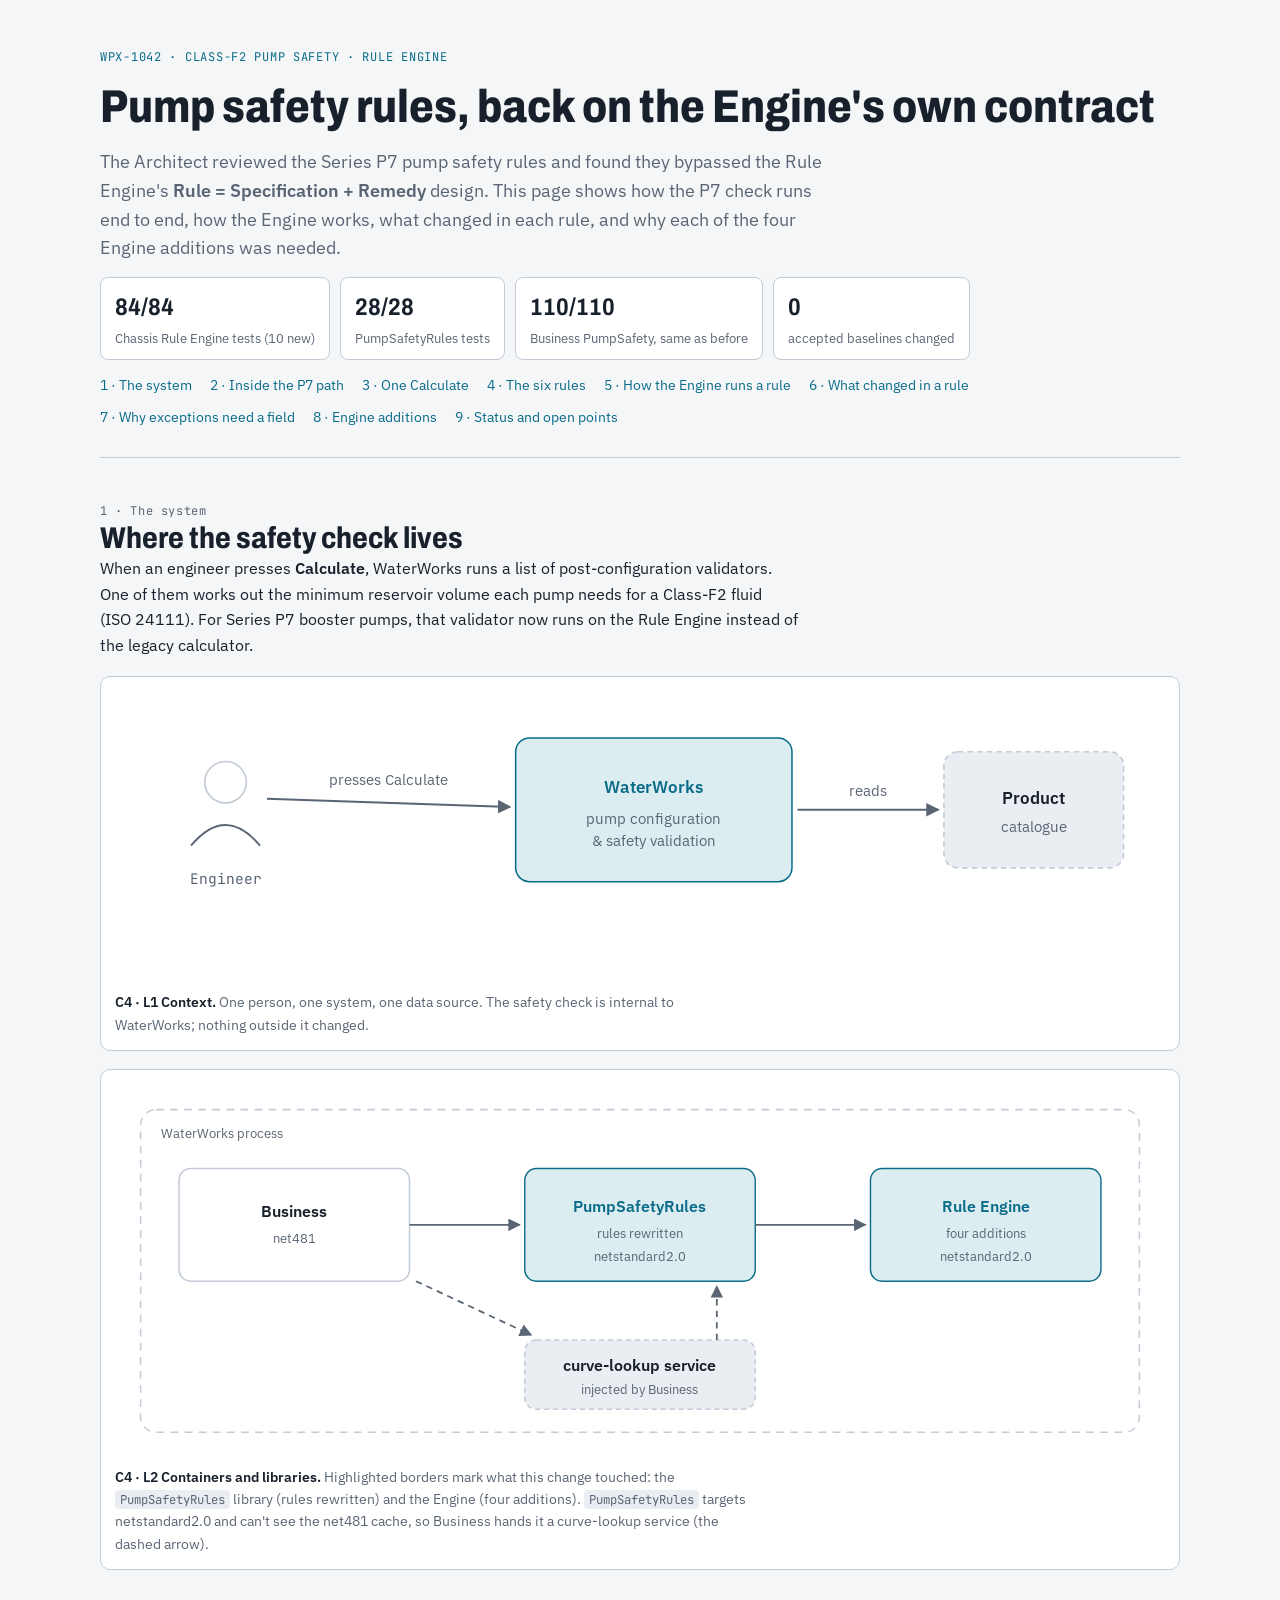
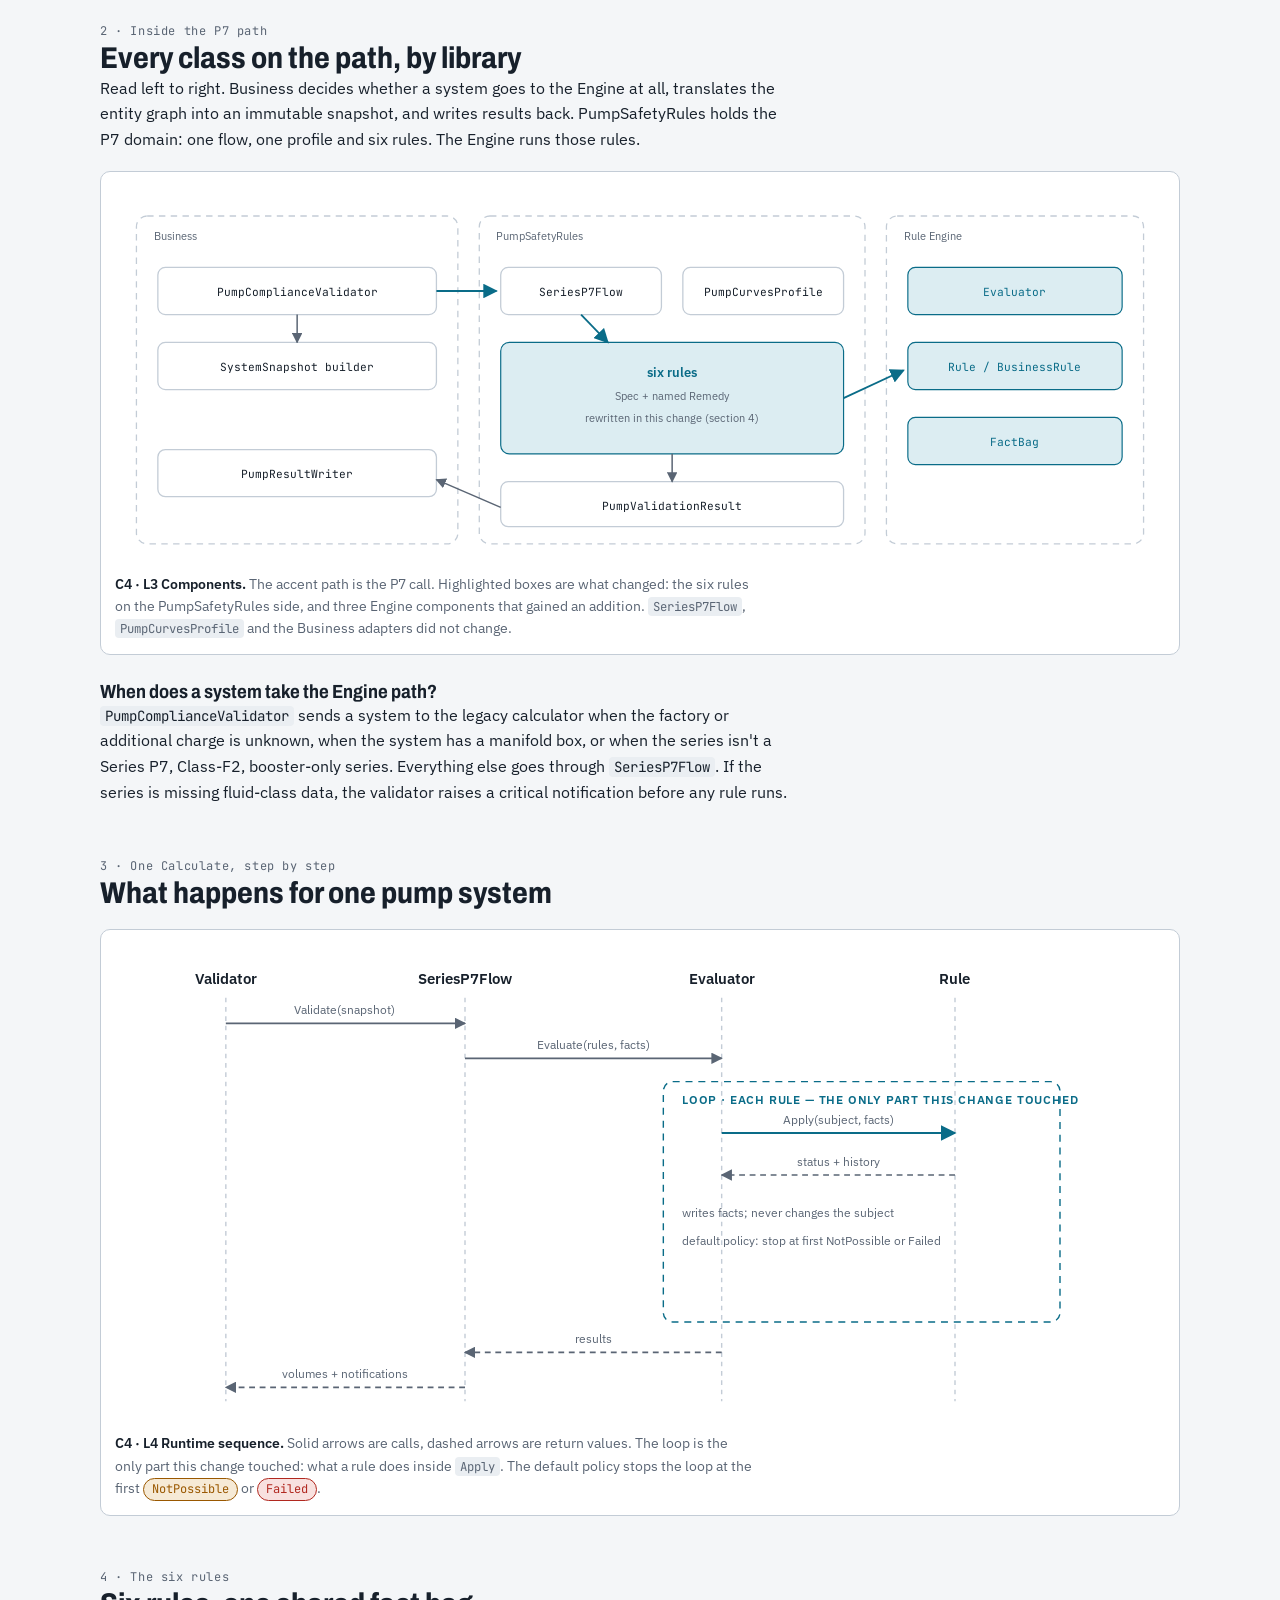
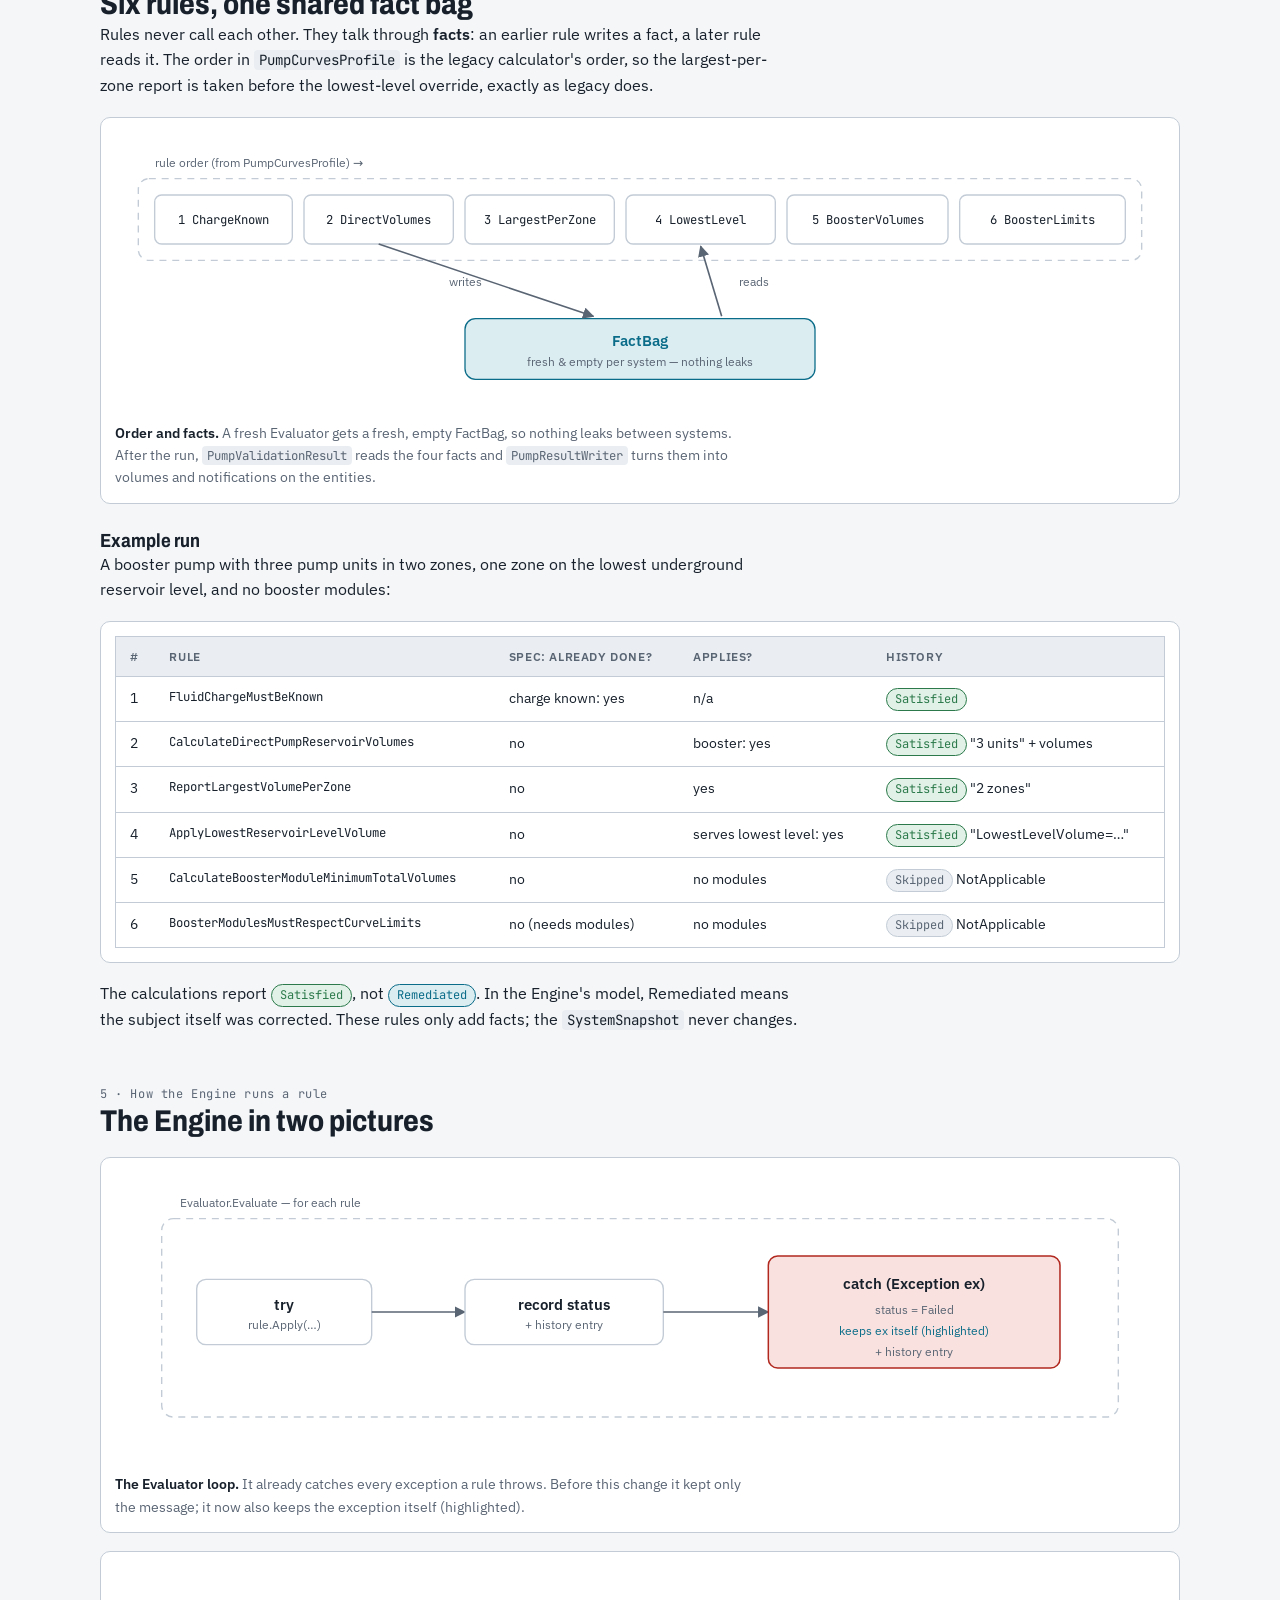
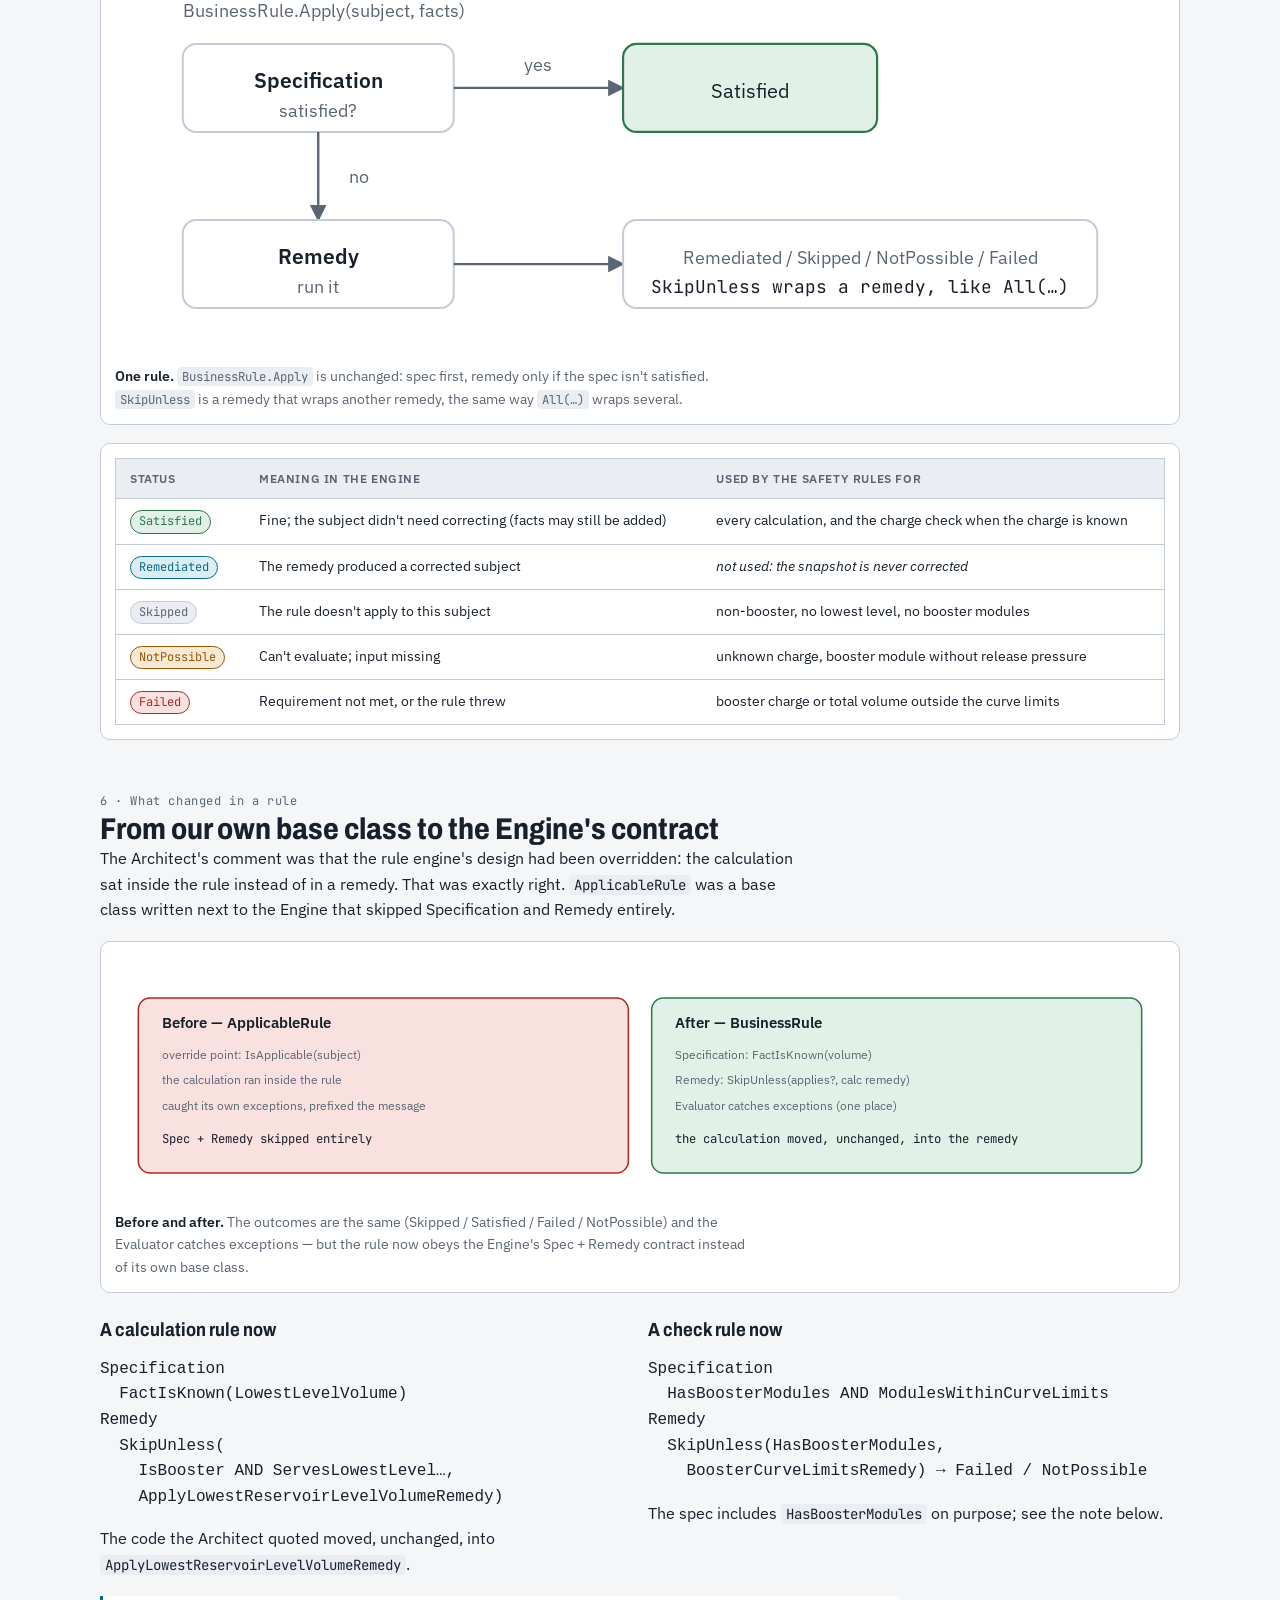
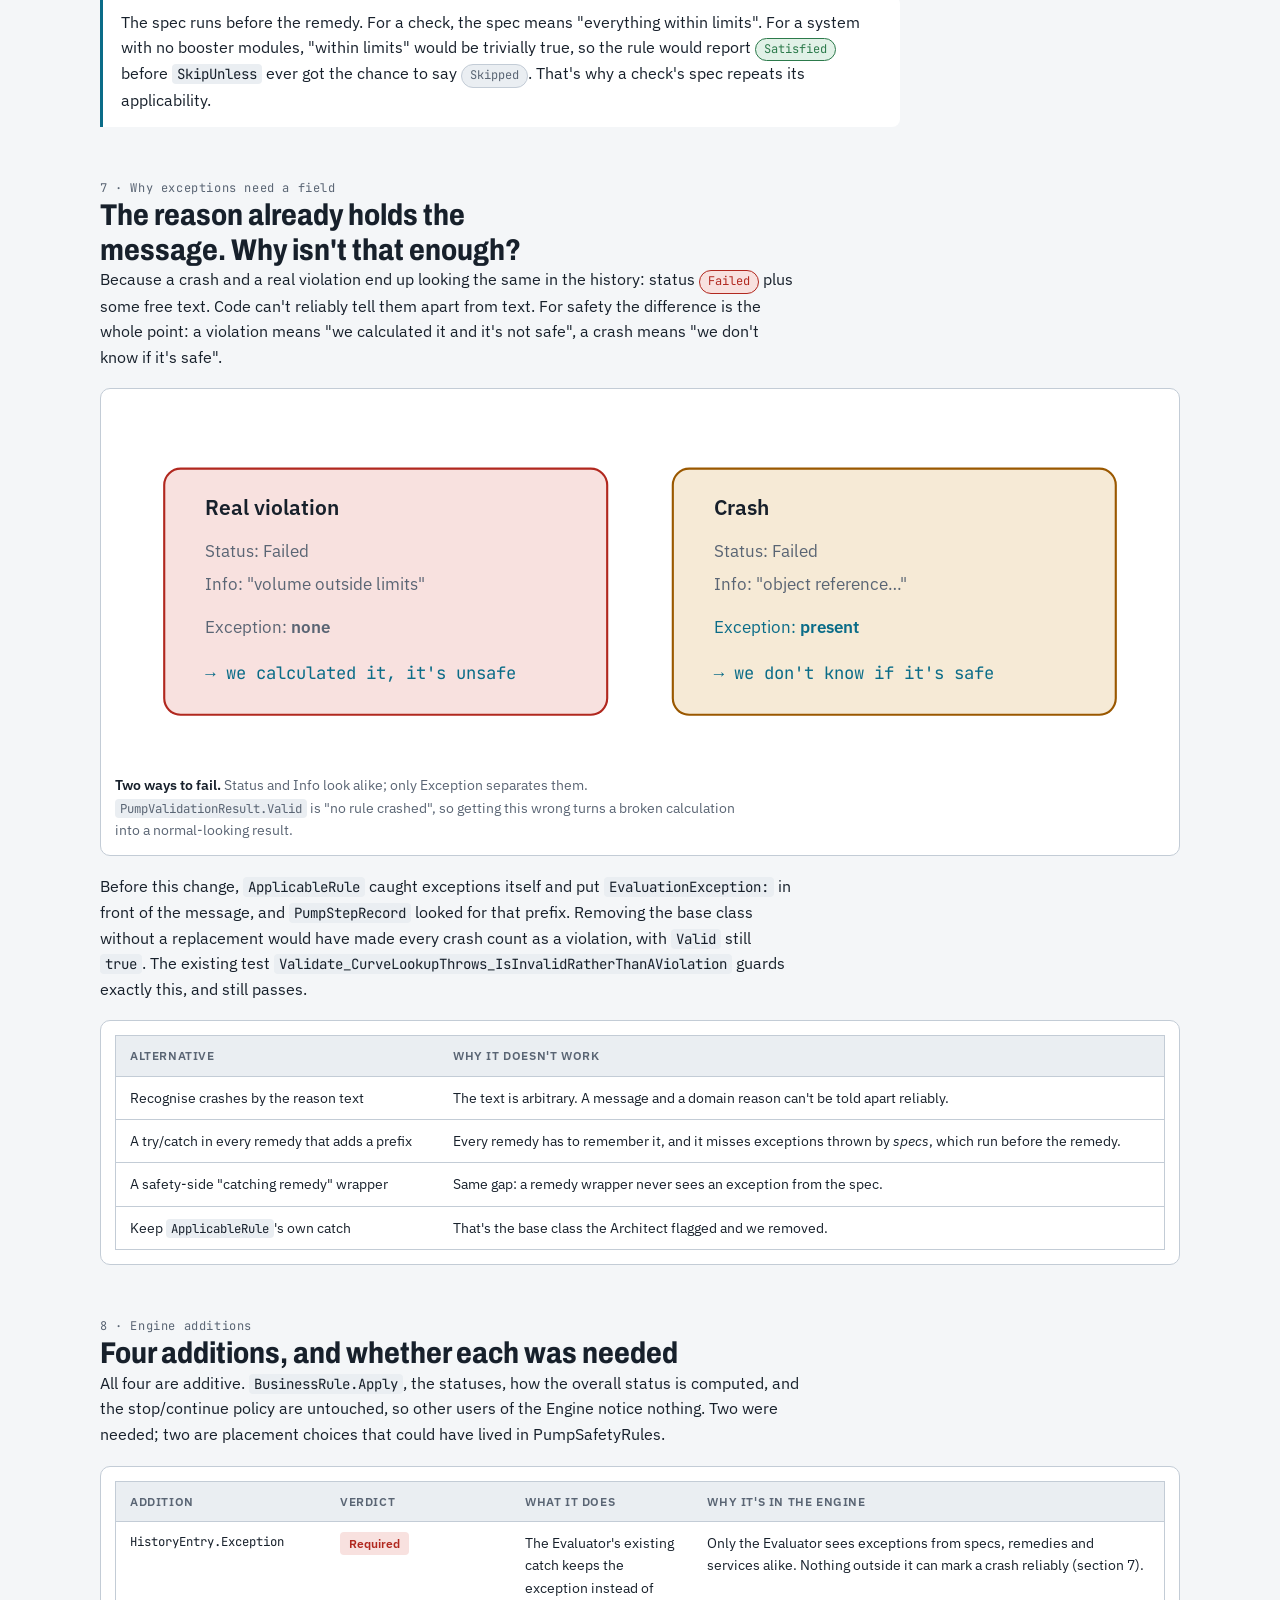
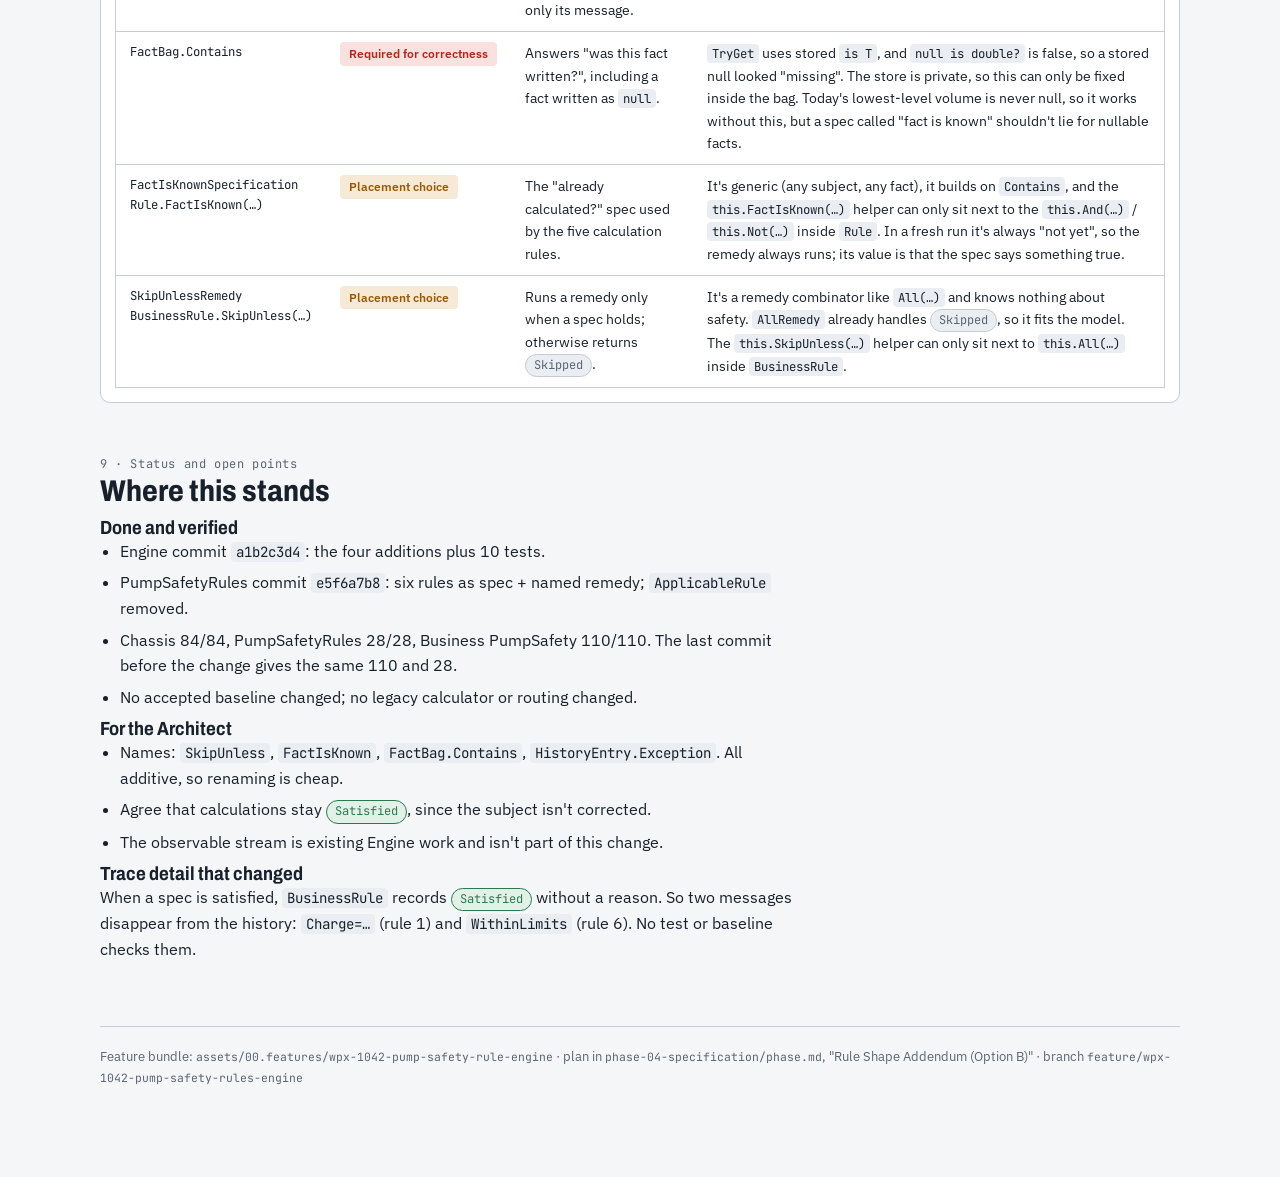
<file: examples/pump-safety-rules-refactor.html>
<!DOCTYPE html>
<html lang="en">
<head>
<meta charset="utf-8">
<meta name="viewport" content="width=device-width, initial-scale=1, viewport-fit=cover">
<title>Pump Safety Rules Refactor — WPX-1042</title>
<style>
@font-face{font-family:"Archivo";src:url("fonts/archivo-latin-standard-normal.woff2") format("woff2");font-weight:100 900;font-stretch:62% 125%;font-style:normal;font-display:swap}
@font-face{font-family:"IBM Plex Sans";src:url("fonts/ibm-plex-sans-latin-400-normal.woff2") format("woff2");font-weight:400;font-style:normal;font-display:swap}
@font-face{font-family:"IBM Plex Sans";src:url("fonts/ibm-plex-sans-latin-500-normal.woff2") format("woff2");font-weight:500;font-style:normal;font-display:swap}
@font-face{font-family:"IBM Plex Sans";src:url("fonts/ibm-plex-sans-latin-600-normal.woff2") format("woff2");font-weight:600;font-style:normal;font-display:swap}
@font-face{font-family:"IBM Plex Sans";src:url("fonts/ibm-plex-sans-latin-400-italic.woff2") format("woff2");font-weight:400;font-style:italic;font-display:swap}
@font-face{font-family:"JetBrains Mono";src:url("fonts/jetbrains-mono-latin-wght-normal.woff2") format("woff2");font-weight:100 800;font-style:normal;font-display:swap}
</style>
<style>

/* Layout: one reading column (~70ch) with full-width figures that scroll sideways on phones; C4 levels run top to bottom. */
:root {
  --bg: #f4f6f8;
  --panel: #ffffff;
  --sunk: #eaeef2;
  --ink: #17202b;
  --muted: #5a6574;
  --line: #c3ccd6;
  --accent: #0a6c88;
  --accent-soft: #dcedf2;
  --ok: #2c7a4b;
  --ok-soft: #e1f1e7;
  --warn: #9a5800;
  --warn-soft: #f6ead6;
  --bad: #b1281f;
  --bad-soft: #f8e1df;
  --display: "Archivo", "Arial Narrow", system-ui, sans-serif;
  --sans: "IBM Plex Sans", system-ui, -apple-system, "Segoe UI", sans-serif;
  --mono: "JetBrains Mono", ui-monospace, "Cascadia Mono", Consolas, monospace;
}
@media (prefers-color-scheme: dark) {
  :root:not([data-theme="light"]) {
    --bg: #0e1319; --panel: #151c25; --sunk: #111820; --ink: #e3e8ee; --muted: #93a0b0; --line: #2f3b49;
    --accent: #52b6d2; --accent-soft: #11313b; --ok: #5cc28a; --ok-soft: #12291c; --warn: #e2a64a; --warn-soft: #2d2213;
    --bad: #f07c72; --bad-soft: #321816; color-scheme: dark;
  }
}
:root[data-theme="dark"] {
  --bg: #0e1319; --panel: #151c25; --sunk: #111820; --ink: #e3e8ee; --muted: #93a0b0; --line: #2f3b49;
  --accent: #52b6d2; --accent-soft: #11313b; --ok: #5cc28a; --ok-soft: #12291c; --warn: #e2a64a; --warn-soft: #2d2213;
  --bad: #f07c72; --bad-soft: #321816; color-scheme: dark;
}
* { box-sizing: border-box; }
body { background: var(--bg); color: var(--ink); font-family: var(--sans); font-size: 16px; line-height: 1.6; }
.wrap { max-width: 1120px; margin: 0 auto; padding-inline: 20px; padding-block: 40px 80px; }
.prose { max-width: 70ch; }
header.top { display: grid; gap: 14px; padding-bottom: 28px; border-bottom: 1px solid var(--line); }
.eyebrow { font-family: var(--mono); font-size: 12px; letter-spacing: .06em; text-transform: uppercase; color: var(--accent); }
h1, h2, h3 { font-family: var(--display); font-stretch: 85%; text-wrap: balance; line-height: 1.15; margin: 0; }
h1 { font-size: clamp(30px, 5vw, 46px); font-weight: 800; }
h2 { font-size: clamp(24px, 3.2vw, 30px); font-weight: 750; }
h3 { font-size: 19px; font-weight: 700; margin-top: 8px; }
p { margin: 0; }
.lead { font-size: 18px; color: var(--muted); max-width: 66ch; }
section { display: grid; gap: 18px; padding-block: 44px 8px; }
.secnum { font-family: var(--mono); font-size: 12px; color: var(--muted); letter-spacing: .05em; }
code, .mono { font-family: var(--mono); font-size: .88em; }
code { background: var(--sunk); padding: 1px 5px; border-radius: 4px; }
ul.tight { margin: 0; padding-left: 20px; display: grid; gap: 6px; }
nav.toc { display: flex; flex-wrap: wrap; gap: 8px 18px; font-size: 14px; }
nav.toc a { color: var(--accent); text-decoration: none; border-bottom: 1px solid transparent; }
nav.toc a:hover, nav.toc a:focus-visible { border-bottom-color: var(--accent); outline: none; }
.facts { display: flex; flex-wrap: wrap; gap: 10px; }
.fact { background: var(--panel); border: 1px solid var(--line); border-radius: 8px; padding: 10px 14px; display: grid; gap: 2px; min-width: 0; }
.fact b { font-family: var(--display); font-stretch: 85%; font-size: 24px; font-variant-numeric: tabular-nums; }
.fact span { font-size: 13px; color: var(--muted); }
figure { margin: 0; display: grid; gap: 10px; }
.scroll { overflow-x: auto; background: var(--panel); border: 1px solid var(--line); border-radius: 10px; padding: 14px; }
figcaption { font-size: 14px; color: var(--muted); max-width: 80ch; }
figcaption b { color: var(--ink); font-weight: 600; }
.level { display: inline-block; font-family: var(--mono); font-size: 11px; font-weight: 500; color: var(--accent); background: var(--accent-soft); border-radius: 4px; padding: 1px 6px; margin-right: 6px; vertical-align: 2px; }
svg.d { display: block; width: 100%; height: auto; color: var(--muted); }
svg.w { min-width: 900px; }
svg.m { min-width: 640px; }
svg.n { min-width: 520px; }
.d text { font-family: var(--sans); fill: var(--ink); font-size: 12px; }
.d .t { font-weight: 600; font-size: 12.5px; }
.d .s { fill: var(--muted); font-size: 10.5px; }
.d .lb { font-family: var(--mono); fill: var(--muted); font-size: 10.5px; }
.d .code { font-family: var(--mono); font-size: 10.5px; fill: var(--ink); }
.d .k { font-size: 10px; letter-spacing: .07em; fill: var(--muted); font-weight: 600; }
.d .acc { fill: var(--accent); }
.d .wt { fill: var(--warn); }
.d .box { fill: var(--panel); stroke: var(--line); stroke-width: 1.2; }
.d .hot { stroke: var(--accent); stroke-width: 2; }
.d .ext { fill: var(--sunk); stroke: var(--line); stroke-width: 1.2; stroke-dasharray: 4 3; }
.d .warnbox { fill: var(--panel); stroke: var(--warn); stroke-width: 1.6; }
.d .bound { fill: none; stroke: var(--line); stroke-width: 1.2; stroke-dasharray: 6 5; }
.d .wbound { fill: none; stroke: var(--warn); stroke-width: 1.3; stroke-dasharray: 6 5; }
.d .e { stroke: var(--muted); stroke-width: 1.4; fill: none; }
.d .eh { stroke: var(--accent); stroke-width: 1.7; fill: none; }
.d .ed { stroke-dasharray: 5 4; }
.d .life { stroke: var(--line); stroke-width: 1.2; stroke-dasharray: 4 4; }
.d .ah { fill: var(--muted); }
.d .ahh { fill: var(--accent); }
.d .pok { fill: var(--ok-soft); stroke: var(--ok); stroke-width: 1.3; }
.d .pwarn { fill: var(--warn-soft); stroke: var(--warn); stroke-width: 1.3; }
.d .pbad { fill: var(--bad-soft); stroke: var(--bad); stroke-width: 1.3; }
.d .pmut { fill: var(--sunk); stroke: var(--line); stroke-width: 1.2; }
.d .chip { fill: var(--accent-soft); stroke: var(--accent); stroke-width: 1.1; }
.tbl { overflow-x: auto; border: 1px solid var(--line); border-radius: 10px; background: var(--panel); }
table { border-collapse: collapse; width: 100%; font-size: 14px; }
th, td { text-align: left; vertical-align: top; padding: 10px 14px; border-bottom: 1px solid var(--line); }
tr:last-child td { border-bottom: 0; }
th { font-size: 12px; text-transform: uppercase; letter-spacing: .05em; color: var(--muted); font-weight: 600; background: var(--sunk); }
td.num { font-family: var(--mono); color: var(--muted); width: 2.5em; }
.st { display: inline-block; font-family: var(--mono); font-size: 12px; padding: 1px 8px; border-radius: 999px; border: 1px solid; white-space: nowrap; }
.st.sat { color: var(--ok); background: var(--ok-soft); border-color: var(--ok); }
.st.rem { color: var(--accent); background: var(--accent-soft); border-color: var(--accent); }
.st.skip { color: var(--muted); background: var(--sunk); border-color: var(--line); }
.st.np { color: var(--warn); background: var(--warn-soft); border-color: var(--warn); }
.st.fail { color: var(--bad); background: var(--bad-soft); border-color: var(--bad); }
.tag { display: inline-block; font-size: 12px; font-weight: 600; padding: 2px 9px; border-radius: 4px; white-space: nowrap; }
.tag.req { color: var(--bad); background: var(--bad-soft); }
.tag.corr { color: var(--warn); background: var(--warn-soft); }
.tag.choice { color: var(--accent); background: var(--accent-soft); }
.callout { border-left: 3px solid var(--accent); background: var(--panel); padding: 14px 18px; border-radius: 0 8px 8px 0; display: grid; gap: 8px; max-width: 80ch; }
.callout.warn { border-left-color: var(--warn); }
.two { display: grid; grid-template-columns: repeat(auto-fit, minmax(280px, 1fr)); gap: 16px; }
.two > * { min-width: 0; }
.card { background: var(--panel); border: 1px solid var(--line); border-radius: 10px; padding: 16px 18px; display: grid; gap: 8px; align-content: start; }
.card h3 { margin: 0; font-size: 17px; }
footer { margin-top: 56px; padding-top: 20px; border-top: 1px solid var(--line); font-size: 13px; color: var(--muted); }
@media (prefers-reduced-motion: no-preference) { nav.toc a { transition: border-color .15s; } }

</style>
</head>
<body>
<div class="wrap">
<header class="top">
  <div class="eyebrow">WPX-1042 · Class-F2 pump safety · Rule Engine</div>
  <h1>Pump safety rules, back on the Engine's own contract</h1>
  <p class="lead">The Architect reviewed the Series P7 pump safety rules and found they bypassed the Rule Engine's <b>Rule = Specification + Remedy</b> design. This page shows how the P7 check runs end to end, how the Engine works, what changed in each rule, and why each of the four Engine additions was needed.</p>
  <div class="facts" aria-label="Verification results">
    <div class="fact"><b>84/84</b><span>Chassis Rule Engine tests (10 new)</span></div>
    <div class="fact"><b>28/28</b><span>PumpSafetyRules tests</span></div>
    <div class="fact"><b>110/110</b><span>Business PumpSafety, same as before</span></div>
    <div class="fact"><b>0</b><span>accepted baselines changed</span></div>
  </div>
  <nav class="toc" aria-label="Sections">
    <a href="#system">1 · The system</a>
    <a href="#inside">2 · Inside the P7 path</a>
    <a href="#runtime">3 · One Calculate</a>
    <a href="#rules">4 · The six rules</a>
    <a href="#engine">5 · How the Engine runs a rule</a>
    <a href="#change">6 · What changed in a rule</a>
    <a href="#exception">7 · Why exceptions need a field</a>
    <a href="#additions">8 · Engine additions</a>
    <a href="#status">9 · Status and open points</a>
  </nav>
</header>

<section id="system">
  <div class="prose">
    <div class="secnum">1 · The system</div>
    <h2>Where the safety check lives</h2>
    <p>When an engineer presses <b>Calculate</b>, WaterWorks runs a list of post-configuration validators. One of them works out the minimum reservoir volume each pump needs for a Class-F2 fluid (ISO&nbsp;24111). For Series P7 booster pumps, that validator now runs on the Rule Engine instead of the legacy calculator.</p>
  </div>

  <figure class="scroll">
    <svg class="d n" viewBox="0 0 760 210" role="img" aria-label="C4 level 1 context diagram">
      <defs><marker id="ah1" viewBox="0 0 10 10" refX="9" refY="5" markerWidth="7" markerHeight="7" orient="auto-start-reverse"><path d="M0 0 L10 5 L0 10 z" class="ah"/></marker></defs>
      <circle cx="80" cy="66" r="15" class="box"/>
      <path d="M55 112 q25 -30 50 0" class="e"/>
      <text x="80" y="140" text-anchor="middle" class="lb">Engineer</text>
      <rect x="290" y="34" width="200" height="104" rx="10" class="chip"/>
      <text x="390" y="74" text-anchor="middle" class="t acc">WaterWorks</text>
      <text x="390" y="96" text-anchor="middle" class="s">pump configuration</text>
      <text x="390" y="112" text-anchor="middle" class="s">&amp; safety validation</text>
      <rect x="600" y="44" width="130" height="84" rx="10" class="ext"/>
      <text x="665" y="82" text-anchor="middle" class="t">Product</text>
      <text x="665" y="102" text-anchor="middle" class="s">catalogue</text>
      <path d="M110 78 L286 84" class="e" marker-end="url(#ah1)"/>
      <text x="198" y="68" text-anchor="middle" class="s">presses Calculate</text>
      <path d="M494 86 L596 86" class="e" marker-end="url(#ah1)"/>
      <text x="545" y="76" text-anchor="middle" class="s">reads</text>
    </svg>
    <figcaption><b>C4 · L1 Context.</b> One person, one system, one data source. The safety check is internal to WaterWorks; nothing outside it changed.</figcaption>
  </figure>

  <figure class="scroll">
    <svg class="d m" viewBox="0 0 820 290" role="img" aria-label="C4 level 2 container diagram">
      <defs><marker id="ah2" viewBox="0 0 10 10" refX="9" refY="5" markerWidth="7" markerHeight="7" orient="auto-start-reverse"><path d="M0 0 L10 5 L0 10 z" class="ah"/></marker></defs>
      <rect x="20" y="20" width="780" height="252" rx="12" class="bound"/>
      <text x="36" y="42" class="s">WaterWorks process</text>
      <rect x="50" y="66" width="180" height="88" rx="9" class="box"/>
      <text x="140" y="104" text-anchor="middle" class="t">Business</text>
      <text x="140" y="124" text-anchor="middle" class="s">net481</text>
      <rect x="320" y="66" width="180" height="88" rx="9" class="chip hot"/>
      <text x="410" y="100" text-anchor="middle" class="t acc">PumpSafetyRules</text>
      <text x="410" y="120" text-anchor="middle" class="s">rules rewritten</text>
      <text x="410" y="138" text-anchor="middle" class="s">netstandard2.0</text>
      <rect x="590" y="66" width="180" height="88" rx="9" class="chip hot"/>
      <text x="680" y="100" text-anchor="middle" class="t acc">Rule Engine</text>
      <text x="680" y="120" text-anchor="middle" class="s">four additions</text>
      <text x="680" y="138" text-anchor="middle" class="s">netstandard2.0</text>
      <rect x="320" y="200" width="180" height="54" rx="9" class="ext"/>
      <text x="410" y="224" text-anchor="middle" class="t">curve-lookup service</text>
      <text x="410" y="242" text-anchor="middle" class="s">injected by Business</text>
      <path d="M230 110 L316 110" class="e" marker-end="url(#ah2)"/>
      <path d="M500 110 L586 110" class="e" marker-end="url(#ah2)"/>
      <path d="M235 154 L325 196" class="e ed" marker-end="url(#ah2)"/>
      <path d="M470 200 L470 158" class="e ed" marker-end="url(#ah2)"/>
    </svg>
    <figcaption><b>C4 · L2 Containers and libraries.</b> Highlighted borders mark what this change touched: the <code>PumpSafetyRules</code> library (rules rewritten) and the Engine (four additions). <code>PumpSafetyRules</code> targets netstandard2.0 and can't see the net481 cache, so Business hands it a curve-lookup service (the dashed arrow).</figcaption>
  </figure>
</section>

<section id="inside">
  <div class="prose">
    <div class="secnum">2 · Inside the P7 path</div>
    <h2>Every class on the path, by library</h2>
    <p>Read left to right. Business decides whether a system goes to the Engine at all, translates the entity graph into an immutable snapshot, and writes results back. PumpSafetyRules holds the P7 domain: one flow, one profile and six rules. The Engine runs those rules.</p>
  </div>

  <figure class="scroll">
    <svg class="d w" viewBox="0 0 980 352" role="img" aria-label="C4 level 3 component diagram">
      <defs>
        <marker id="ah3" viewBox="0 0 10 10" refX="9" refY="5" markerWidth="7" markerHeight="7" orient="auto-start-reverse"><path d="M0 0 L10 5 L0 10 z" class="ah"/></marker>
        <marker id="ah3h" viewBox="0 0 10 10" refX="9" refY="5" markerWidth="8" markerHeight="8" orient="auto-start-reverse"><path d="M0 0 L10 5 L0 10 z" class="ahh"/></marker>
      </defs>
      <rect x="20" y="28" width="300" height="306" rx="10" class="bound"/><text x="36" y="50" class="s">Business</text>
      <rect x="340" y="28" width="360" height="306" rx="10" class="bound"/><text x="356" y="50" class="s">PumpSafetyRules</text>
      <rect x="720" y="28" width="240" height="306" rx="10" class="bound"/><text x="736" y="50" class="s">Rule Engine</text>
      <rect x="40" y="76" width="260" height="44" rx="7" class="box"/><text x="170" y="103" text-anchor="middle" class="code">PumpComplianceValidator</text>
      <rect x="40" y="146" width="260" height="44" rx="7" class="box"/><text x="170" y="173" text-anchor="middle" class="code">SystemSnapshot builder</text>
      <rect x="40" y="246" width="260" height="44" rx="7" class="box"/><text x="170" y="273" text-anchor="middle" class="code">PumpResultWriter</text>
      <rect x="360" y="76" width="150" height="44" rx="7" class="box"/><text x="435" y="103" text-anchor="middle" class="code">SeriesP7Flow</text>
      <rect x="530" y="76" width="150" height="44" rx="7" class="box"/><text x="605" y="103" text-anchor="middle" class="code">PumpCurvesProfile</text>
      <rect x="360" y="146" width="320" height="104" rx="8" class="chip hot"/>
      <text x="520" y="178" text-anchor="middle" class="t acc">six rules</text>
      <text x="520" y="200" text-anchor="middle" class="s">Spec + named Remedy</text>
      <text x="520" y="220" text-anchor="middle" class="s">rewritten in this change (section 4)</text>
      <rect x="360" y="276" width="320" height="42" rx="7" class="box"/><text x="520" y="302" text-anchor="middle" class="code">PumpValidationResult</text>
      <rect x="740" y="76" width="200" height="44" rx="7" class="chip hot"/><text x="840" y="103" text-anchor="middle" class="code acc">Evaluator</text>
      <rect x="740" y="146" width="200" height="44" rx="7" class="chip hot"/><text x="840" y="173" text-anchor="middle" class="code acc">Rule / BusinessRule</text>
      <rect x="740" y="216" width="200" height="44" rx="7" class="chip hot"/><text x="840" y="243" text-anchor="middle" class="code acc">FactBag</text>
      <path d="M300 98 L356 98" class="eh" marker-end="url(#ah3h)"/>
      <path d="M435 120 L460 146" class="eh" marker-end="url(#ah3h)"/>
      <path d="M680 198 L736 172" class="eh" marker-end="url(#ah3h)"/>
      <path d="M170 120 L170 146" class="e" marker-end="url(#ah3)"/>
      <path d="M520 250 L520 276" class="e" marker-end="url(#ah3)"/>
      <path d="M360 300 L300 274" class="e" marker-end="url(#ah3)"/>
    </svg>
    <figcaption><b>C4 · L3 Components.</b> The accent path is the P7 call. Highlighted boxes are what changed: the six rules on the PumpSafetyRules side, and three Engine components that gained an addition. <code>SeriesP7Flow</code>, <code>PumpCurvesProfile</code> and the Business adapters did not change.</figcaption>
  </figure>

  <div class="prose">
    <h3>When does a system take the Engine path?</h3>
    <p><code>PumpComplianceValidator</code> sends a system to the legacy calculator when the factory or additional charge is unknown, when the system has a manifold box, or when the series isn't a Series&nbsp;P7, Class-F2, booster-only series. Everything else goes through <code>SeriesP7Flow</code>. If the series is missing fluid-class data, the validator raises a critical notification before any rule runs.</p>
  </div>
</section>

<section id="runtime">
  <div class="prose">
    <div class="secnum">3 · One Calculate, step by step</div>
    <h2>What happens for one pump system</h2>
  </div>

  <figure class="scroll">
    <svg class="d m" viewBox="0 0 900 410" role="img" aria-label="C4 level 4 runtime sequence diagram">
      <defs>
        <marker id="ah4" viewBox="0 0 10 10" refX="9" refY="5" markerWidth="7" markerHeight="7" orient="auto-start-reverse"><path d="M0 0 L10 5 L0 10 z" class="ah"/></marker>
        <marker id="ah4a" viewBox="0 0 10 10" refX="9" refY="5" markerWidth="8" markerHeight="8" orient="auto-start-reverse"><path d="M0 0 L10 5 L0 10 z" class="ahh"/></marker>
      </defs>
      <text x="95" y="34" text-anchor="middle" class="t">Validator</text><line x1="95" y1="46" x2="95" y2="392" class="life"/>
      <text x="300" y="34" text-anchor="middle" class="t">SeriesP7Flow</text><line x1="300" y1="46" x2="300" y2="392" class="life"/>
      <text x="520" y="34" text-anchor="middle" class="t">Evaluator</text><line x1="520" y1="46" x2="520" y2="392" class="life"/>
      <text x="720" y="34" text-anchor="middle" class="t">Rule</text><line x1="720" y1="46" x2="720" y2="392" class="life"/>
      <path d="M95 68 L300 68" class="e" marker-end="url(#ah4)"/><text x="197" y="60" text-anchor="middle" class="s">Validate(snapshot)</text>
      <path d="M300 98 L520 98" class="e" marker-end="url(#ah4)"/><text x="410" y="90" text-anchor="middle" class="s">Evaluate(rules, facts)</text>
      <rect x="470" y="118" width="340" height="206" rx="8" class="bound" style="stroke:var(--accent)"/>
      <text x="486" y="137" class="k acc">LOOP · EACH RULE — THE ONLY PART THIS CHANGE TOUCHED</text>
      <path d="M520 162 L720 162" class="eh" marker-end="url(#ah4a)"/><text x="620" y="154" text-anchor="middle" class="s">Apply(subject, facts)</text>
      <path d="M720 198 L520 198" class="e ed" marker-end="url(#ah4)"/><text x="620" y="190" text-anchor="middle" class="s">status + history</text>
      <text x="486" y="234" class="s">writes facts; never changes the subject</text>
      <text x="486" y="258" class="s">default policy: stop at first NotPossible or Failed</text>
      <path d="M520 350 L300 350" class="e ed" marker-end="url(#ah4)"/><text x="410" y="342" text-anchor="middle" class="s">results</text>
      <path d="M300 380 L95 380" class="e ed" marker-end="url(#ah4)"/><text x="197" y="372" text-anchor="middle" class="s">volumes + notifications</text>
    </svg>
    <figcaption><b>C4 · L4 Runtime sequence.</b> Solid arrows are calls, dashed arrows are return values. The loop is the only part this change touched: what a rule does inside <code>Apply</code>. The default policy stops the loop at the first <span class="st np">NotPossible</span> or <span class="st fail">Failed</span>.</figcaption>
  </figure>
</section>
<section id="rules">
  <div class="prose">
    <div class="secnum">4 · The six rules</div>
    <h2>Six rules, one shared fact bag</h2>
    <p>Rules never call each other. They talk through <b>facts</b>: an earlier rule writes a fact, a later rule reads it. The order in <code>PumpCurvesProfile</code> is the legacy calculator's order, so the largest-per-zone report is taken before the lowest-level override, exactly as legacy does.</p>
  </div>

  <figure class="scroll">
    <svg class="d m" viewBox="0 0 900 240" role="img" aria-label="Rule order and fact flow">
      <defs><marker id="ahr" viewBox="0 0 10 10" refX="9" refY="5" markerWidth="7" markerHeight="7" orient="auto-start-reverse"><path d="M0 0 L10 5 L0 10 z" class="ah"/></marker></defs>
      <rect x="20" y="40" width="860" height="70" rx="9" class="bound"/>
      <text x="34" y="30" class="s">rule order (from PumpCurvesProfile) →</text>
      <rect x="34" y="54" width="118" height="42" rx="6" class="box"/><text x="93" y="79" text-anchor="middle" class="code">1 ChargeKnown</text>
      <rect x="162" y="54" width="128" height="42" rx="6" class="box"/><text x="226" y="79" text-anchor="middle" class="code">2 DirectVolumes</text>
      <rect x="300" y="54" width="128" height="42" rx="6" class="box"/><text x="364" y="79" text-anchor="middle" class="code">3 LargestPerZone</text>
      <rect x="438" y="54" width="128" height="42" rx="6" class="box"/><text x="502" y="79" text-anchor="middle" class="code">4 LowestLevel</text>
      <rect x="576" y="54" width="138" height="42" rx="6" class="box"/><text x="645" y="79" text-anchor="middle" class="code">5 BoosterVolumes</text>
      <rect x="724" y="54" width="142" height="42" rx="6" class="box"/><text x="795" y="79" text-anchor="middle" class="code">6 BoosterLimits</text>
      <rect x="300" y="160" width="300" height="52" rx="9" class="chip"/>
      <text x="450" y="183" text-anchor="middle" class="t acc">FactBag</text>
      <text x="450" y="201" text-anchor="middle" class="s">fresh &amp; empty per system — nothing leaks</text>
      <path d="M226 96 L410 158" class="e" marker-end="url(#ahr)"/><text x="300" y="132" text-anchor="middle" class="s">writes</text>
      <path d="M520 158 L502 98" class="e" marker-end="url(#ahr)"/><text x="548" y="132" text-anchor="middle" class="s">reads</text>
    </svg>
    <figcaption><b>Order and facts.</b> A fresh Evaluator gets a fresh, empty FactBag, so nothing leaks between systems. After the run, <code>PumpValidationResult</code> reads the four facts and <code>PumpResultWriter</code> turns them into volumes and notifications on the entities.</figcaption>
  </figure>

  <div class="prose">
    <h3>Example run</h3>
    <p>A booster pump with three pump units in two zones, one zone on the lowest underground reservoir level, and no booster modules:</p>
  </div>

  <div class="scroll">
  <table class="tbl">
    <thead><tr><th>#</th><th>Rule</th><th>Spec: already done?</th><th>Applies?</th><th>History</th></tr></thead>
    <tbody>
      <tr><td>1</td><td class="mono">FluidChargeMustBeKnown</td><td>charge known: yes</td><td>n/a</td><td><span class="st sat">Satisfied</span></td></tr>
      <tr><td>2</td><td class="mono">CalculateDirectPumpReservoirVolumes</td><td>no</td><td>booster: yes</td><td><span class="st sat">Satisfied</span> "3 units" + volumes</td></tr>
      <tr><td>3</td><td class="mono">ReportLargestVolumePerZone</td><td>no</td><td>yes</td><td><span class="st sat">Satisfied</span> "2 zones"</td></tr>
      <tr><td>4</td><td class="mono">ApplyLowestReservoirLevelVolume</td><td>no</td><td>serves lowest level: yes</td><td><span class="st sat">Satisfied</span> "LowestLevelVolume=…"</td></tr>
      <tr><td>5</td><td class="mono">CalculateBoosterModuleMinimumTotalVolumes</td><td>no</td><td>no modules</td><td><span class="st skip">Skipped</span> NotApplicable</td></tr>
      <tr><td>6</td><td class="mono">BoosterModulesMustRespectCurveLimits</td><td>no (needs modules)</td><td>no modules</td><td><span class="st skip">Skipped</span> NotApplicable</td></tr>
    </tbody>
  </table>
  </div>

  <div class="prose">
    <p>The calculations report <span class="st sat">Satisfied</span>, not <span class="st rem">Remediated</span>. In the Engine's model, Remediated means the subject itself was corrected. These rules only add facts; the <code>SystemSnapshot</code> never changes.</p>
  </div>
</section>

<section id="engine">
  <div class="prose">
    <div class="secnum">5 · How the Engine runs a rule</div>
    <h2>The Engine in two pictures</h2>
  </div>

  <figure class="scroll">
    <svg class="d m" viewBox="0 0 900 250" role="img" aria-label="The Evaluator loop">
      <defs><marker id="ahe" viewBox="0 0 10 10" refX="9" refY="5" markerWidth="7" markerHeight="7" orient="auto-start-reverse"><path d="M0 0 L10 5 L0 10 z" class="ah"/></marker></defs>
      <rect x="40" y="40" width="820" height="170" rx="10" class="bound"/>
      <text x="56" y="30" class="s">Evaluator.Evaluate — for each rule</text>
      <rect x="70" y="92" width="150" height="56" rx="8" class="box"/><text x="145" y="118" text-anchor="middle" class="t">try</text><text x="145" y="135" text-anchor="middle" class="s">rule.Apply(…)</text>
      <path d="M220 120 L300 120" class="e" marker-end="url(#ahe)"/>
      <rect x="300" y="92" width="170" height="56" rx="8" class="box"/><text x="385" y="118" text-anchor="middle" class="t">record status</text><text x="385" y="135" text-anchor="middle" class="s">+ history entry</text>
      <path d="M470 120 L560 120" class="e" marker-end="url(#ahe)"/>
      <rect x="560" y="72" width="250" height="96" rx="8" class="pbad"/>
      <text x="685" y="100" text-anchor="middle" class="t">catch (Exception ex)</text>
      <text x="685" y="122" text-anchor="middle" class="s">status = Failed</text>
      <text x="685" y="140" text-anchor="middle" class="s acc">keeps ex itself (highlighted)</text>
      <text x="685" y="158" text-anchor="middle" class="s">+ history entry</text>
    </svg>
    <figcaption><b>The Evaluator loop.</b> It already catches every exception a rule throws. Before this change it kept only the message; it now also keeps the exception itself (highlighted).</figcaption>
  </figure>

  <figure class="scroll">
    <svg class="d n" viewBox="0 0 620 230" role="img" aria-label="One rule: spec then remedy">
      <defs><marker id="aho" viewBox="0 0 10 10" refX="9" refY="5" markerWidth="7" markerHeight="7" orient="auto-start-reverse"><path d="M0 0 L10 5 L0 10 z" class="ah"/></marker></defs>
      <text x="40" y="30" class="s">BusinessRule.Apply(subject, facts)</text>
      <rect x="40" y="46" width="160" height="52" rx="8" class="box"/><text x="120" y="72" text-anchor="middle" class="t">Specification</text><text x="120" y="89" text-anchor="middle" class="s">satisfied?</text>
      <path d="M200 72 L300 72" class="e" marker-end="url(#aho)"/><text x="250" y="62" text-anchor="middle" class="s">yes</text>
      <rect x="300" y="46" width="150" height="52" rx="8" class="pok"/><text x="375" y="78" text-anchor="middle" class="st sat">Satisfied</text>
      <path d="M120 98 L120 150" class="e" marker-end="url(#aho)"/><text x="138" y="128" class="s">no</text>
      <rect x="40" y="150" width="160" height="52" rx="8" class="box"/><text x="120" y="176" text-anchor="middle" class="t">Remedy</text><text x="120" y="193" text-anchor="middle" class="s">run it</text>
      <path d="M200 176 L300 176" class="e" marker-end="url(#aho)"/>
      <rect x="300" y="150" width="280" height="52" rx="8" class="box"/>
      <text x="440" y="176" text-anchor="middle" class="s">Remediated / Skipped / NotPossible / Failed</text>
      <text x="440" y="193" text-anchor="middle" class="code">SkipUnless wraps a remedy, like All(…)</text>
    </svg>
    <figcaption><b>One rule.</b> <code>BusinessRule.Apply</code> is unchanged: spec first, remedy only if the spec isn't satisfied. <code>SkipUnless</code> is a remedy that wraps another remedy, the same way <code>All(…)</code> wraps several.</figcaption>
  </figure>

  <div class="scroll">
  <table class="tbl">
    <thead><tr><th>Status</th><th>Meaning in the Engine</th><th>Used by the safety rules for</th></tr></thead>
    <tbody>
      <tr><td><span class="st sat">Satisfied</span></td><td>Fine; the subject didn't need correcting (facts may still be added)</td><td>every calculation, and the charge check when the charge is known</td></tr>
      <tr><td><span class="st rem">Remediated</span></td><td>The remedy produced a corrected subject</td><td><i>not used: the snapshot is never corrected</i></td></tr>
      <tr><td><span class="st skip">Skipped</span></td><td>The rule doesn't apply to this subject</td><td>non-booster, no lowest level, no booster modules</td></tr>
      <tr><td><span class="st np">NotPossible</span></td><td>Can't evaluate; input missing</td><td>unknown charge, booster module without release pressure</td></tr>
      <tr><td><span class="st fail">Failed</span></td><td>Requirement not met, or the rule threw</td><td>booster charge or total volume outside the curve limits</td></tr>
    </tbody>
  </table>
  </div>
</section>

<section id="change">
  <div class="prose">
    <div class="secnum">6 · What changed in a rule</div>
    <h2>From our own base class to the Engine's contract</h2>
    <p>The Architect's comment was that the rule engine's design had been overridden: the calculation sat inside the rule instead of in a remedy. That was exactly right. <code>ApplicableRule</code> was a base class written next to the Engine that skipped Specification and Remedy entirely.</p>
  </div>

  <figure class="scroll">
    <svg class="d m" viewBox="0 0 900 210" role="img" aria-label="Before and after rule shape">
      <rect x="20" y="36" width="420" height="150" rx="10" class="pbad"/>
      <text x="40" y="62" class="t">Before — ApplicableRule</text>
      <text x="40" y="88" class="s">override point: IsApplicable(subject)</text>
      <text x="40" y="110" class="s">the calculation ran inside the rule</text>
      <text x="40" y="132" class="s">caught its own exceptions, prefixed the message</text>
      <text x="40" y="160" class="code">Spec + Remedy skipped entirely</text>
      <rect x="460" y="36" width="420" height="150" rx="10" class="pok"/>
      <text x="480" y="62" class="t">After — BusinessRule</text>
      <text x="480" y="88" class="s">Specification: FactIsKnown(volume)</text>
      <text x="480" y="110" class="s">Remedy: SkipUnless(applies?, calc remedy)</text>
      <text x="480" y="132" class="s">Evaluator catches exceptions (one place)</text>
      <text x="480" y="160" class="code">the calculation moved, unchanged, into the remedy</text>
    </svg>
    <figcaption><b>Before and after.</b> The outcomes are the same (Skipped / Satisfied / Failed / NotPossible) and the Evaluator catches exceptions — but the rule now obeys the Engine's Spec + Remedy contract instead of its own base class.</figcaption>
  </figure>

  <div class="two">
    <div class="prose">
      <h3>A calculation rule now</h3>
      <pre class="code">Specification
  FactIsKnown(LowestLevelVolume)
Remedy
  SkipUnless(
    IsBooster AND ServesLowestLevel…,
    ApplyLowestReservoirLevelVolumeRemedy)</pre>
      <p>The code the Architect quoted moved, unchanged, into <code>ApplyLowestReservoirLevelVolumeRemedy</code>.</p>
    </div>
    <div class="prose">
      <h3>A check rule now</h3>
      <pre class="code">Specification
  HasBoosterModules AND ModulesWithinCurveLimits
Remedy
  SkipUnless(HasBoosterModules,
    BoosterCurveLimitsRemedy) → Failed / NotPossible</pre>
      <p>The spec includes <code>HasBoosterModules</code> on purpose; see the note below.</p>
    </div>
  </div>

  <div class="callout">
    <p>The spec runs before the remedy. For a check, the spec means "everything within limits". For a system with no booster modules, "within limits" would be trivially true, so the rule would report <span class="st sat">Satisfied</span> before <code>SkipUnless</code> ever got the chance to say <span class="st skip">Skipped</span>. That's why a check's spec repeats its applicability.</p>
  </div>
</section>

<section id="exception">
  <div class="prose">
    <div class="secnum">7 · Why exceptions need a field</div>
    <h2>The reason already holds the message. Why isn't that enough?</h2>
    <p>Because a crash and a real violation end up looking the same in the history: status <span class="st fail">Failed</span> plus some free text. Code can't reliably tell them apart from text. For safety the difference is the whole point: a violation means "we calculated it and it's not safe", a crash means "we don't know if it's safe".</p>
  </div>

  <figure class="scroll">
    <svg class="d n" viewBox="0 0 640 220" role="img" aria-label="Two ways to fail">
      <rect x="30" y="40" width="270" height="150" rx="10" class="pbad"/>
      <text x="55" y="68" class="t">Real violation</text>
      <text x="55" y="94" class="s">Status: Failed</text>
      <text x="55" y="114" class="s">Info: "volume outside limits"</text>
      <text x="55" y="140" class="s">Exception: <tspan style="font-weight:700">none</tspan></text>
      <text x="55" y="168" class="code acc">→ we calculated it, it's unsafe</text>
      <rect x="340" y="40" width="270" height="150" rx="10" class="pwarn"/>
      <text x="365" y="68" class="t">Crash</text>
      <text x="365" y="94" class="s">Status: Failed</text>
      <text x="365" y="114" class="s">Info: "object reference…"</text>
      <text x="365" y="140" class="s acc">Exception: <tspan style="font-weight:700">present</tspan></text>
      <text x="365" y="168" class="code acc">→ we don't know if it's safe</text>
    </svg>
    <figcaption><b>Two ways to fail.</b> Status and Info look alike; only Exception separates them. <code>PumpValidationResult.Valid</code> is "no rule crashed", so getting this wrong turns a broken calculation into a normal-looking result.</figcaption>
  </figure>

  <div class="prose">
    <p>Before this change, <code>ApplicableRule</code> caught exceptions itself and put <code>EvaluationException:</code> in front of the message, and <code>PumpStepRecord</code> looked for that prefix. Removing the base class without a replacement would have made every crash count as a violation, with <code>Valid</code> still <code>true</code>. The existing test <code>Validate_CurveLookupThrows_IsInvalidRatherThanAViolation</code> guards exactly this, and still passes.</p>
  </div>

  <div class="scroll">
  <table class="tbl">
    <thead><tr><th>Alternative</th><th>Why it doesn't work</th></tr></thead>
    <tbody>
      <tr><td>Recognise crashes by the reason text</td><td>The text is arbitrary. A message and a domain reason can't be told apart reliably.</td></tr>
      <tr><td>A try/catch in every remedy that adds a prefix</td><td>Every remedy has to remember it, and it misses exceptions thrown by <i>specs</i>, which run before the remedy.</td></tr>
      <tr><td>A safety-side "catching remedy" wrapper</td><td>Same gap: a remedy wrapper never sees an exception from the spec.</td></tr>
      <tr><td>Keep <code>ApplicableRule</code>'s own catch</td><td>That's the base class the Architect flagged and we removed.</td></tr>
    </tbody>
  </table>
  </div>
</section>

<section id="additions">
  <div class="prose">
    <div class="secnum">8 · Engine additions</div>
    <h2>Four additions, and whether each was needed</h2>
    <p>All four are additive. <code>BusinessRule.Apply</code>, the statuses, how the overall status is computed, and the stop/continue policy are untouched, so other users of the Engine notice nothing. Two were needed; two are placement choices that could have lived in PumpSafetyRules.</p>
  </div>

  <div class="scroll">
  <table class="tbl">
    <thead><tr><th>Addition</th><th>Verdict</th><th>What it does</th><th>Why it's in the Engine</th></tr></thead>
    <tbody>
      <tr>
        <td class="mono">HistoryEntry.Exception</td>
        <td><span class="tag req">Required</span></td>
        <td>The Evaluator's existing catch keeps the exception instead of only its message.</td>
        <td>Only the Evaluator sees exceptions from specs, remedies and services alike. Nothing outside it can mark a crash reliably (section 7).</td>
      </tr>
      <tr>
        <td class="mono">FactBag.Contains</td>
        <td><span class="tag req">Required for correctness</span></td>
        <td>Answers "was this fact written?", including a fact written as <code>null</code>.</td>
        <td><code>TryGet</code> uses stored <code>is T</code>, and <code>null is double?</code> is false, so a stored null looked "missing". The store is private, so this can only be fixed inside the bag. Today's lowest-level volume is never null, so it works without this, but a spec called "fact is known" shouldn't lie for nullable facts.</td>
      </tr>
      <tr>
        <td class="mono">FactIsKnownSpecification<br>Rule.FactIsKnown(…)</td>
        <td><span class="tag corr">Placement choice</span></td>
        <td>The "already calculated?" spec used by the five calculation rules.</td>
        <td>It's generic (any subject, any fact), it builds on <code>Contains</code>, and the <code>this.FactIsKnown(…)</code> helper can only sit next to the <code>this.And(…)</code> / <code>this.Not(…)</code> inside <code>Rule</code>. In a fresh run it's always "not yet", so the remedy always runs; its value is that the spec says something true.</td>
      </tr>
      <tr>
        <td class="mono">SkipUnlessRemedy<br>BusinessRule.SkipUnless(…)</td>
        <td><span class="tag corr">Placement choice</span></td>
        <td>Runs a remedy only when a spec holds; otherwise returns <span class="st skip">Skipped</span>.</td>
        <td>It's a remedy combinator like <code>All(…)</code> and knows nothing about safety. <code>AllRemedy</code> already handles <span class="st skip">Skipped</span>, so it fits the model. The <code>this.SkipUnless(…)</code> helper can only sit next to <code>this.All(…)</code> inside <code>BusinessRule</code>.</td>
      </tr>
    </tbody>
  </table>
  </div>
</section>

<section id="status">
  <div class="prose">
    <div class="secnum">9 · Status and open points</div>
    <h2>Where this stands</h2>

    <h3>Done and verified</h3>
    <ul class="tight">
      <li>Engine commit <code>a1b2c3d4</code>: the four additions plus 10 tests.</li>
      <li>PumpSafetyRules commit <code>e5f6a7b8</code>: six rules as spec + named remedy; <code>ApplicableRule</code> removed.</li>
      <li>Chassis 84/84, PumpSafetyRules 28/28, Business PumpSafety 110/110. The last commit before the change gives the same 110 and 28.</li>
      <li>No accepted baseline changed; no legacy calculator or routing changed.</li>
    </ul>

    <h3>For the Architect</h3>
    <ul class="tight">
      <li>Names: <code>SkipUnless</code>, <code>FactIsKnown</code>, <code>FactBag.Contains</code>, <code>HistoryEntry.Exception</code>. All additive, so renaming is cheap.</li>
      <li>Agree that calculations stay <span class="st sat">Satisfied</span>, since the subject isn't corrected.</li>
      <li>The observable stream is existing Engine work and isn't part of this change.</li>
    </ul>

    <h3>Trace detail that changed</h3>
    <p>When a spec is satisfied, <code>BusinessRule</code> records <span class="st sat">Satisfied</span> without a reason. So two messages disappear from the history: <code>Charge=…</code> (rule 1) and <code>WithinLimits</code> (rule 6). No test or baseline checks them.</p>
  </div>

</section>

<footer>
  Feature bundle: <span class="mono">assets/00.features/wpx-1042-pump-safety-rule-engine</span> · plan in <span class="mono">phase-04-specification/phase.md</span>, "Rule Shape Addendum (Option B)" · branch <span class="mono">feature/wpx-1042-pump-safety-rules-engine</span>
</footer>

</div>
</body>
</html>
</file>
<file: assets/pages.css>
@font-face {
  font-family: "Bricolage Grotesque";
  src: url("fonts/bricolage-grotesque-latin-wght-normal.woff2") format("woff2");
  font-weight: 200 800;
  font-style: normal;
  font-display: swap;
}

:root {
  --rasp: #C92A5E;
  --rasp-text: #B7224F;
  --ink: #1B1530;
  --muted: #5A5470;
  --paper: #F7F5FB;
  --tint: #ECE8F6;
  --line: #D9D3EA;
  --code-bg: #1B1530;
  --code-fg: #F3EFFA;
  --wash: #FBE4EC;
  --edge: color-mix(in srgb, var(--rasp) 50%, var(--wash));
  --font: "Bricolage Grotesque", system-ui, -apple-system, "Segoe UI", Roboto, sans-serif;
  --mono: ui-monospace, "SF Mono", Menlo, Consolas, monospace;
  --pad: clamp(1.25rem, 5vw, 3rem);
  color-scheme: light dark;
}
@media (prefers-color-scheme: dark) {
  :root {
    --rasp-text: #F27AA0;
    --ink: #F3EFFA;
    --muted: #B4ADCB;
    --paper: #17112B;
    --tint: #221B3D;
    --line: #352D55;
    --code-bg: #0F0B1F;
    --wash: #2C1733;
  }
}

*, *::before, *::after { box-sizing: border-box; }
html { -webkit-text-size-adjust: 100%; scroll-behavior: smooth; scroll-padding-top: 5rem; }
body {
  margin: 0;
  background: var(--paper);
  color: var(--ink);
  font-family: var(--font);
  font-size: 1.0625rem;
  line-height: 1.6;
}
a { color: var(--rasp-text); text-underline-offset: 0.2em; }
a:hover { text-decoration-thickness: 2px; }
:focus-visible { outline: 3px solid var(--rasp); outline-offset: 3px; border-radius: 4px; }
.skip { position: absolute; left: -999px; top: 0; background: var(--ink); color: var(--paper); padding: .6rem 1rem; z-index: 10; }
.skip:focus { left: 0; }

.container { max-width: 70rem; margin-inline: auto; padding-inline: var(--pad); }

/* branding */
span.brand { font-weight: 700; font-style: italic; }

/* header */
.topbar { position: sticky; top: 0; z-index: 5; background: color-mix(in srgb, var(--paper) 70%, transparent); -webkit-backdrop-filter: blur(12px); backdrop-filter: blur(12px); border-bottom: 1px solid var(--edge); }
.top { display: flex; align-items: center; justify-content: space-between; padding-block: 1.25rem; }
.top .logo { display: block; height: 2.25rem; width: auto; color: var(--ink); }
.top nav { display: flex; gap: 1.5rem; font-weight: 500; }
.top nav a { color: var(--ink); text-decoration: none; }
.top nav a:hover { color: var(--rasp-text); text-decoration: underline; }

.actions { display: flex; flex-wrap: wrap; gap: .75rem; margin-top: 2rem; }
.btn {
  display: inline-block; padding: .75rem 1.4rem; border-radius: 999px;
  font: inherit; font-weight: 600; text-decoration: none; cursor: pointer;
  border: 2px solid var(--rasp);
}
.btn-primary { background: var(--rasp); color: #fff; }
.btn-primary:hover { background: #A81F4C; border-color: #A81F4C; }
.btn-quiet { background: transparent; color: var(--ink); border-color: var(--line); }
.btn-quiet:hover { border-color: var(--rasp); }

/* content sections */
.section { padding-block: clamp(2.5rem, 7vw, 5rem); border-top: 1px solid var(--line); }
.split { display: grid; gap: 1.5rem clamp(2rem, 6vw, 5rem); grid-template-columns: 1fr; }
@media (min-width: 56rem) { .split { grid-template-columns: minmax(0, 1fr) minmax(0, 1.7fr); } }
.split > *, .installs > *, .twocol > * { min-width: 0; }
.section h2 { margin: 0; font-size: clamp(1.6rem, 3.6vw, 2.3rem); font-weight: 750; line-height: 1.12; letter-spacing: -0.015em; color: color-mix(in srgb, var(--muted) 60%, var(--paper)); }
.section p { margin: 0 0 1.1rem; max-width: 40rem; }
.section p:last-child { margin-bottom: 0; }
.muted { color: var(--muted); }

.twocol { display: grid; gap: 2rem; grid-template-columns: minmax(0, 1fr); }
@media (min-width: 40rem) { .twocol { grid-template-columns: minmax(0, 1fr) minmax(0, 1fr); } }
.twocol > div { border-left: 3px solid var(--rasp); padding-left: 1.1rem; }
.twocol > div.dashed { border-left-style: dashed; }
.twocol h3 { margin: 0 0 .5rem; font-size: 1.15rem; font-weight: 700; }
.twocol p { font-size: 1rem; }

/* code */
.code { position: relative; margin: 0 0 1.25rem; background: var(--code-bg); color: var(--code-fg); border-radius: 14px; }
.code pre { margin: 0; padding: 1.1rem 1.25rem; overflow-x: auto; font: .92rem/1.6 var(--mono); }
.code.has-copy pre { padding-right: 5.5rem; }
.copy {
  position: absolute; top: .6rem; right: .6rem; font: inherit; font-size: .85rem; font-weight: 600;
  color: var(--code-fg); background: rgba(255,255,255,.12); border: 0; border-radius: 999px; padding: .25rem .8rem; cursor: pointer;
}
.copy:hover { background: rgba(255,255,255,.22); }
.section p.label { margin: 0 0 .4rem; font-weight: 700; }
.installs { display: grid; gap: 0 1.5rem; grid-template-columns: minmax(0, 1fr); }

/* footer */

footer { padding-block: 3rem; background: var(--wash); border-top: 1px solid var(--edge); }
footer .container { display: flex; flex-wrap: wrap; align-items: baseline; justify-content: space-between; gap: .5rem 1.5rem; }
.foot-links { display: flex; flex-wrap: wrap; gap: .5rem 1.5rem; margin: 0; padding: 0; list-style: none; }
.small { font-size: .9rem; color: var(--muted); }
.small p { margin: 0; max-width: none; }


/* how-to pages */
.hero { padding-block: clamp(2.5rem, 7vw, 4.5rem) clamp(1.5rem, 4vw, 2.5rem); }
.hero .kicker { margin: 0 0 1rem; font-weight: 700; color: var(--rasp-text); letter-spacing: .02em; }
.hero h1 { margin: 0; max-width: 18ch; font-size: clamp(2rem, 6vw, 3.75rem); font-weight: 800; line-height: 1.05; letter-spacing: -0.025em; }
.hero .lead { max-width: 40rem; margin: 1.5rem 0 0; font-size: clamp(1.1rem, 2.2vw, 1.3rem); color: var(--muted); }
.steps { margin: 0; padding: 0; list-style: none; counter-reset: step; display: grid; gap: 1.5rem; }
.steps li { counter-increment: step; position: relative; padding-left: 3.5rem; max-width: 40rem; }
.steps li::before { content: counter(step, decimal-leading-zero); position: absolute; left: 0; top: -.1rem; font-size: 1.6rem; font-weight: 800; line-height: 1.2; letter-spacing: -0.03em; color: var(--rasp-text); }
.steps h3 { margin: 0 0 .25rem; font-size: 1.15rem; font-weight: 700; }
.steps p { margin: 0; font-size: 1rem; }
.steps .gate { display: inline-block; margin-top: .5rem; padding: .1rem .75rem; border: 2px dashed var(--line); border-radius: 999px; font-size: .9rem; font-weight: 600; }
.dims { margin: 0 0 1.25rem; padding: 0; list-style: none; display: flex; flex-wrap: wrap; gap: .5rem; }
.dims li { border: 2px solid var(--line); border-radius: 999px; padding: .15rem .9rem; font-size: .95rem; }
.dims li.crit { border-color: var(--rasp); font-weight: 600; }
.levels { margin: 0 0 1.25rem; padding: 0; list-style: none; display: grid; gap: .25rem; max-width: 40rem; }
.levels b { display: inline-block; width: 1.5rem; color: var(--rasp-text); font-weight: 800; }
.section ul.plain { margin: 0 0 1.1rem; padding-left: 1.2rem; max-width: 40rem; }
.section ul.plain li + li { margin-top: .4rem; }
.cards { display: grid; gap: 2rem; grid-template-columns: minmax(0, 1fr); }
@media (min-width: 40rem) { .cards { grid-template-columns: minmax(0, 1fr) minmax(0, 1fr); } }
.cards > div { border-left: 3px solid var(--rasp); padding-left: 1.1rem; min-width: 0; }
.cards h3 { margin: 0 0 .5rem; font-size: 1.15rem; font-weight: 700; }
.cards p { font-size: 1rem; }
.note { border-left: 3px dashed var(--rasp); padding-left: 1.1rem; max-width: 40rem; }
.top nav a[aria-current="page"] { color: var(--rasp-text); text-decoration: underline; }
</file>
